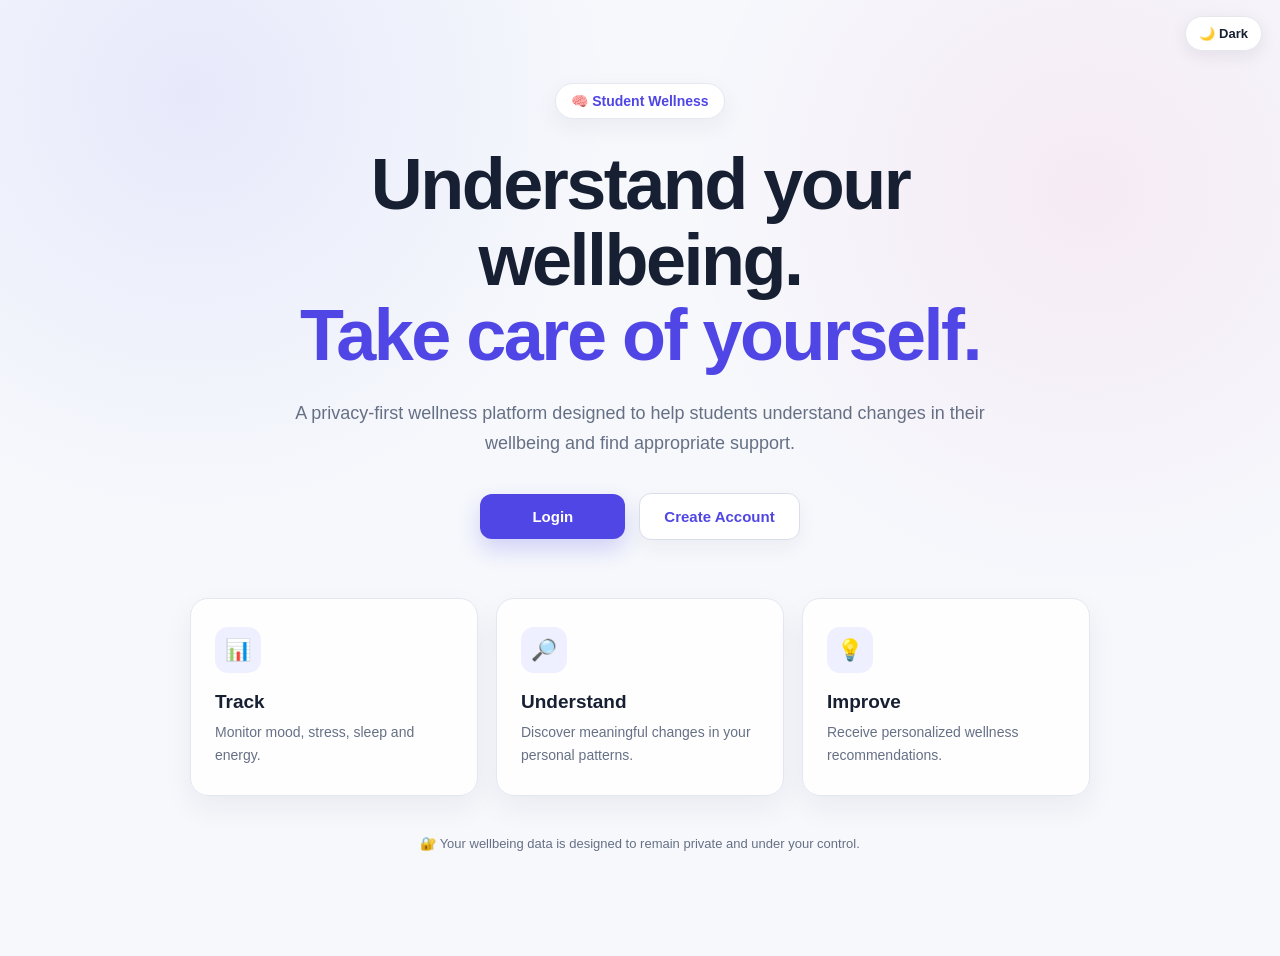
<file: Frontend/index.html>
<!DOCTYPE html>
<html lang="en">

<head>

    <meta charset="UTF-8">

    <meta
        name="viewport"
        content="width=device-width, initial-scale=1.0"
    >

    <title>Student Wellness</title>

    <link rel="stylesheet" href="style.css">

    <link rel="stylesheet" href="theme.css">

</head>


<body>

    <main class="container">

        <section class="hero">

            <div class="badge">
                🧠 Student Wellness
            </div>


            <h1>
                Understand your wellbeing.<br>
                <span>Take care of yourself.</span>
            </h1>


            <p class="subtitle">

                A privacy-first wellness platform designed
                to help students understand changes in their
                wellbeing and find appropriate support.

            </p>


            <div class="home-actions">

                <a
                    href="login.html"
                    class="button-link primary"
                >
                    Login
                </a>


                <a
                    href="register.html"
                    class="button-link secondary"
                >
                    Create Account
                </a>

            </div>


            <div class="features">

                <div class="feature">

                    <div class="feature-icon">
                        📊
                    </div>

                    <h3>
                        Track
                    </h3>

                    <p>
                        Monitor mood, stress, sleep
                        and energy.
                    </p>

                </div>


                <div class="feature">

                    <div class="feature-icon">
                        🔎
                    </div>

                    <h3>
                        Understand
                    </h3>

                    <p>
                        Discover meaningful changes
                        in your personal patterns.
                    </p>

                </div>


                <div class="feature">

                    <div class="feature-icon">
                        💡
                    </div>

                    <h3>
                        Improve
                    </h3>

                    <p>
                        Receive personalized wellness
                        recommendations.
                    </p>

                </div>

            </div>


            <p class="privacy-note">

                🔐 Your wellbeing data is designed
                to remain private and under your control.

            </p>

        </section>

    </main>

    <script src="theme.js"></script>

</body>

</html>
</file>
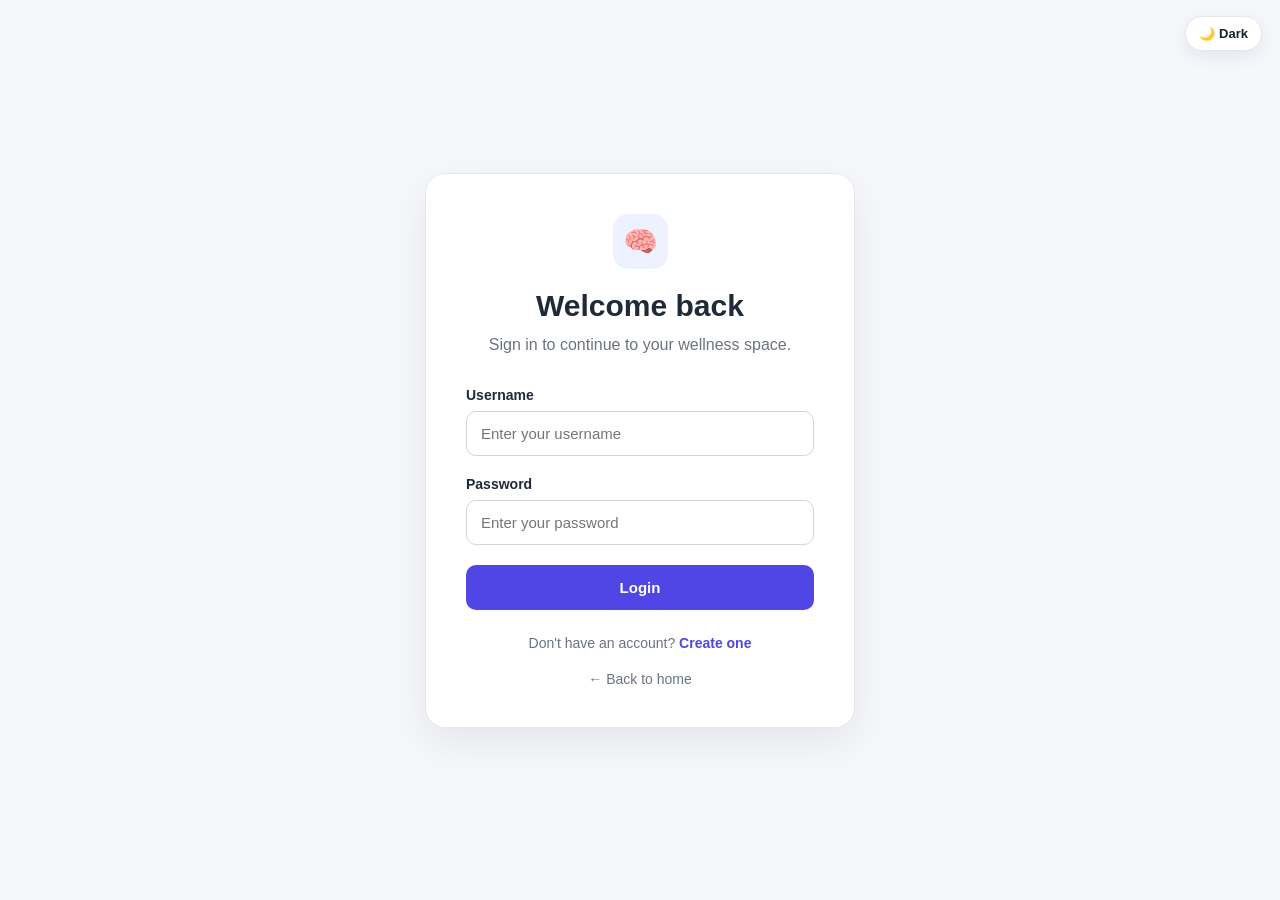
<file: Frontend/activity.html>
<!DOCTYPE html>
<html lang="en">

<head>

    <meta charset="UTF-8">

    <meta
        name="viewport"
        content="width=device-width, initial-scale=1.0"
    >

    <title>Activity | Student Wellness</title>

    <link
        rel="stylesheet"
        href="activity.css"
    >

    <link rel="stylesheet" href="theme.css">

</head>


<body>

    <main class="activity-container">

        <div class="activity-card">

            <!-- HEADER -->

            <div class="page-header">

                <div class="icon">
                    🏃
                </div>

                <h1>
                    Activity Tracking
                </h1>

                <p>
                    Keep track of how you spend your active
                    and productive time.
                </p>

            </div>


            <!-- TODAY SUMMARY -->

            <div class="summary-card">

                <div>

                    <span>
                        Today's recorded activity
                    </span>

                    <strong id="totalActivity">
                        0 min
                    </strong>

                </div>

                <div class="summary-icon">
                    ⚡
                </div>

            </div>


            <!-- ACTIVITY FORM -->

            <form id="activityForm">


                <div class="form-group">

                    <label for="activityType">
                        Activity
                    </label>

                    <select
                        id="activityType"
                        required
                    >

                        <option value="">
                            Select activity
                        </option>

                        <option value="walking">
                            🚶 Walking
                        </option>

                        <option value="running">
                            🏃 Running
                        </option>

                        <option value="workout">
                            🏋️ Workout
                        </option>

                        <option value="cycling">
                            🚴 Cycling
                        </option>

                        <option value="yoga">
                            🧘 Yoga
                        </option>

                        <option value="sports">
                            ⚽ Sports
                        </option>

                        <option value="studying">
                            📚 Studying
                        </option>

                        <option value="other">
                            🎨 Other
                        </option>

                    </select>

                </div>


                <div class="form-group">

                    <label for="durationMinutes">
                        Duration
                    </label>

                    <div class="duration-input">

                        <input
                            type="number"
                            id="durationMinutes"
                            min="1"
                            placeholder="30"
                            required
                        >

                        <span>
                            minutes
                        </span>

                    </div>

                </div>


                <button
                    type="submit"
                    id="saveButton"
                    class="primary-button"
                >
                    Save Activity
                </button>

            </form>


            <!-- MESSAGE -->

            <div
                id="message"
                class="message"
            ></div>


            <!-- RECENT ACTIVITIES -->

            <section class="records-section">

                <div class="section-header">

                    <h2>
                        Recent Activities
                    </h2>

                </div>


                <div id="recordsContainer">

                    <p class="empty">
                        No activities recorded yet.
                    </p>

                </div>

            </section>


            <!-- SUCCESS POPUP -->

            <div
                id="successPopup"
                class="popup-overlay"
            >

                <div class="popup-card">

                    <div class="popup-icon">
                        ✓
                    </div>

                    <h2>
                        Activity Saved!
                    </h2>

                    <p>
                        Your activity has been recorded successfully.
                    </p>

                    <button
                        type="button"
                        id="closePopup"
                        class="primary-button"
                    >
                        Continue
                    </button>

                </div>

            </div>


            <a
                href="dashboard.html"
                class="back-link"
            >
                ← Back to Dashboard
            </a>

        </div>

    </main>


    <script src="activity.js"></script>

    <script src="theme.js"></script>

</body>

</html>
</file>
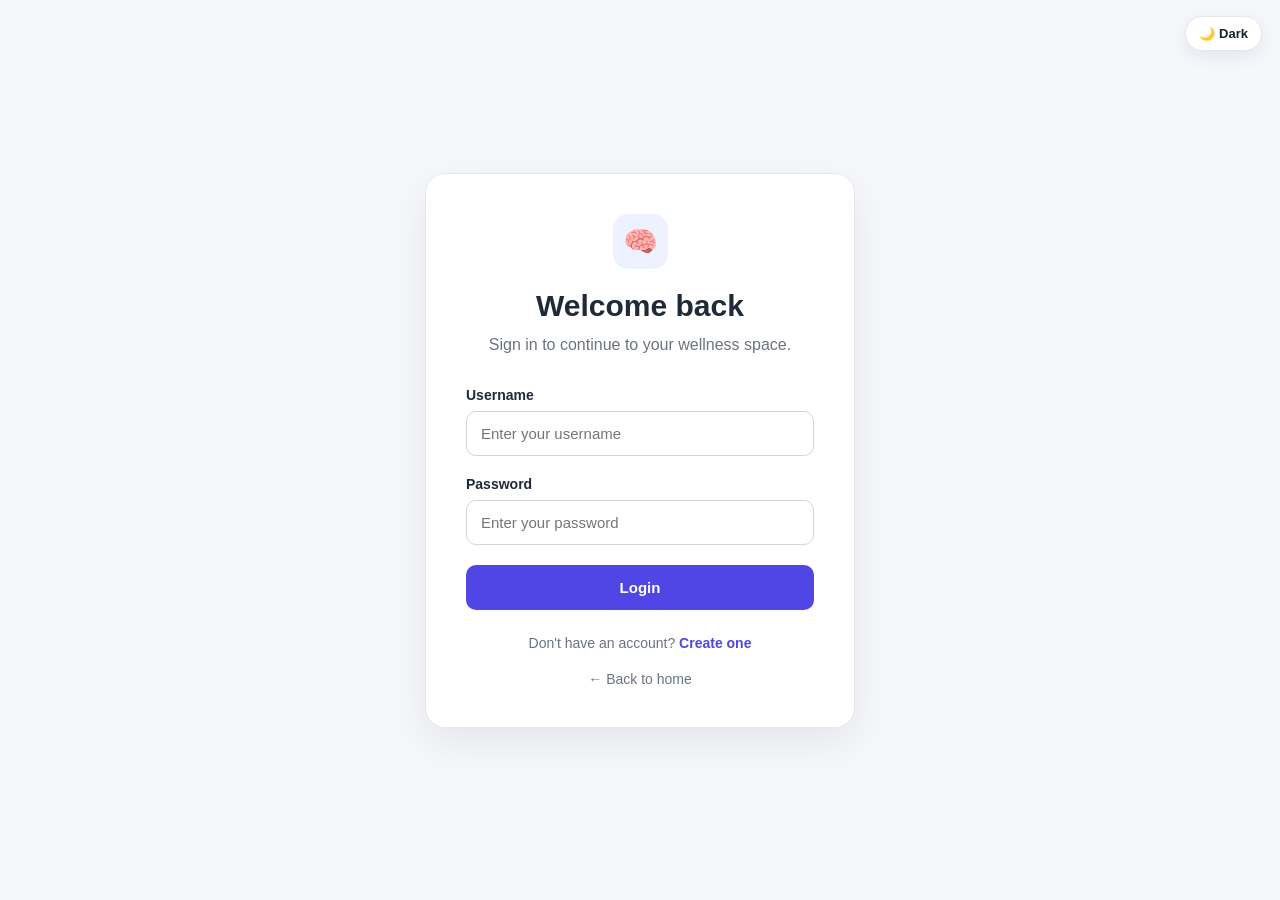
<file: Frontend/ai-insights.html>
<!DOCTYPE html>
<html lang="en">

<head>

    <meta charset="UTF-8">

    <meta
        name="viewport"
        content="width=device-width, initial-scale=1.0"
    >

    <title>AI Wellness Insights</title>

    <link
        rel="stylesheet"
        href="ai-insights.css"
    >

    <link rel="stylesheet" href="theme.css">

</head>


<body>

    <main class="ai-container">

        <div class="ai-card">


            <!-- HEADER -->

            <div class="page-header">

                <div class="ai-icon">
                    🤖
                </div>

                <h1>
                    AI Wellness Insights
                </h1>

                <p>
                    Personalized insights based on your wellness patterns.
                </p>

            </div>


            <!-- DISCLAIMER -->

            <div class="disclaimer">

                <span>
                    ℹ️
                </span>

                <p>
                    These insights are based on your recorded data
                    and are not a medical diagnosis.
                </p>

            </div>


            <!-- LOADING -->

            <div
                id="loading"
                class="loading"
            >

                <div class="spinner"></div>

                <p>
                    Analyzing your wellness data...
                </p>

            </div>


            <!-- CONTENT -->

            <div
                id="insightsContent"
                class="insights-content"
            >


                <!-- SUMMARY -->

                <section class="insight-section">

                    <div class="section-title">

                        <span>
                            🧠
                        </span>

                        <h2>
                            Overall Summary
                        </h2>

                    </div>


                    <div class="summary-box">

                        <p id="summary">
                            —
                        </p>

                    </div>

                </section>


                <!-- PATTERNS -->

                <section class="insight-section">

                    <div class="section-title">

                        <span>
                            🔎
                        </span>

                        <h2>
                            Patterns Detected
                        </h2>

                    </div>


                    <div
                        id="patterns"
                        class="insight-list"
                    ></div>

                </section>


                <!-- SUGGESTIONS -->

                <section class="insight-section">

                    <div class="section-title">

                        <span>
                            💡
                        </span>

                        <h2>
                            Suggestions
                        </h2>

                    </div>


                    <div
                        id="suggestions"
                        class="insight-list"
                    ></div>

                </section>


                <!-- WATCH -->

                <section class="insight-section">

                    <div class="section-title">

                        <span>
                            👀
                        </span>

                        <h2>
                            Things to Watch
                        </h2>

                    </div>


                    <div
                        id="watchFor"
                        class="insight-list"
                    ></div>

                </section>


                <!-- SUPPORT -->

                <section class="support-section">

                    <div class="support-icon">
                        💚
                    </div>

                    <div>

                        <h2>
                            A Note for You
                        </h2>

                        <p id="supportNote">
                            —
                        </p>

                    </div>

                </section>


                <!-- REFRESH -->

                <button
                    id="refreshButton"
                    class="primary-button"
                >
                    🔄 Refresh Insights
                </button>


            </div>


            <!-- ERROR -->

            <div
                id="errorMessage"
                class="error-message"
            ></div>


            <a
                href="dashboard.html"
                class="back-link"
            >
                ← Back to Dashboard
            </a>

        </div>

    </main>


    <script src="ai-insights.js"></script>

    <script src="theme.js"></script>

</body>

</html>
</file>
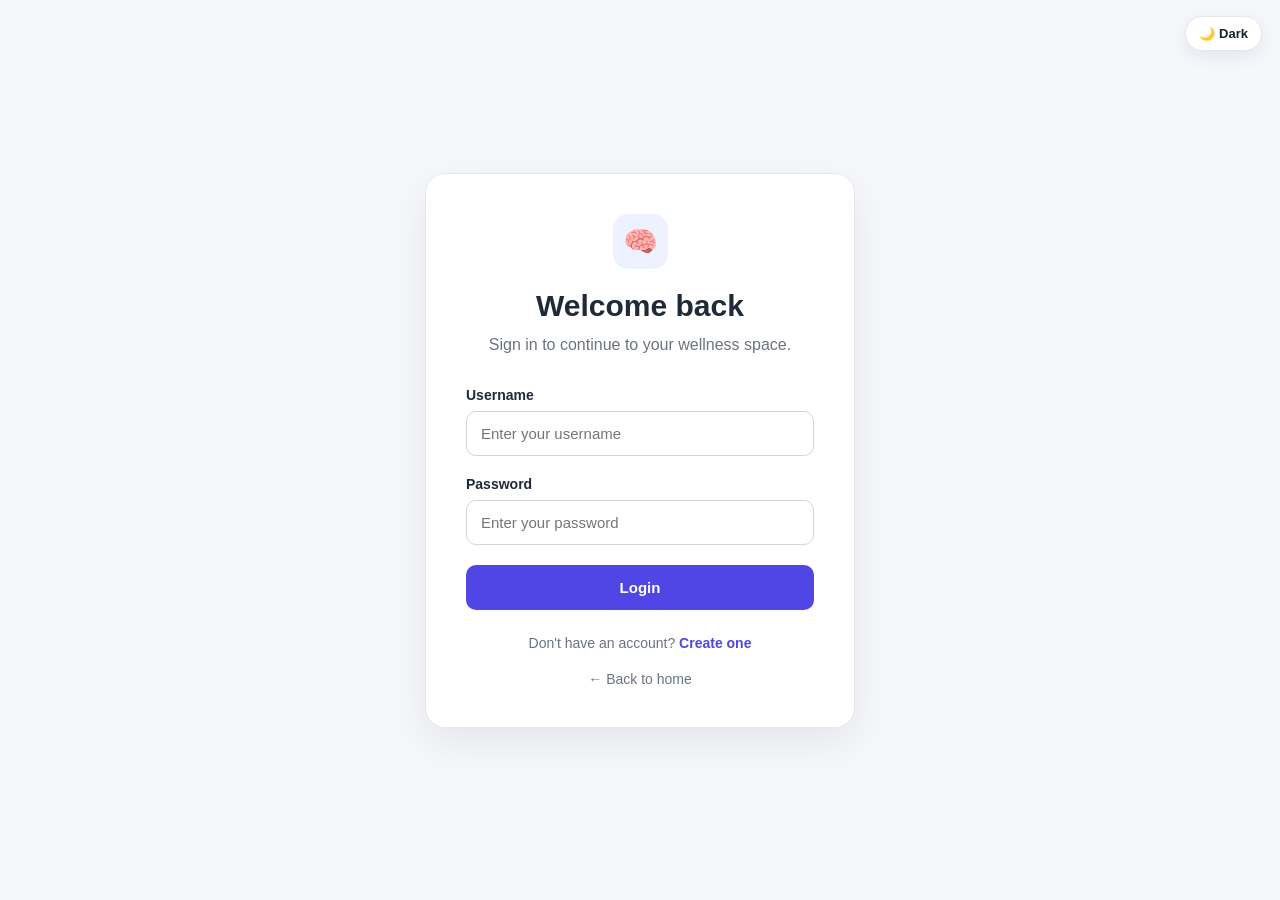
<file: Frontend/analytics.html>
<!DOCTYPE html>
<html lang="en">

<head>

    <meta charset="UTF-8">

    <meta
        name="viewport"
        content="width=device-width, initial-scale=1.0"
    >

    <title>Analytics | Student Wellness</title>

    <link
        rel="stylesheet"
        href="analytics.css"
    >

    <link rel="stylesheet" href="theme.css">

</head>

<body>

    <main class="analytics-container">

        <div class="analytics-card">

            <div class="page-header">

                <div class="icon">
                    📊
                </div>

                <h1>
                    Wellness Analytics
                </h1>

                <p>
                    Understand your wellness patterns over time.
                </p>

            </div>


            <!-- WELLNESS SCORE -->

            <section class="score-section">

                <div class="score-circle">

                    <strong id="wellnessScore">
                        —
                    </strong>

                    <span>
                        / 100
                    </span>

                </div>

                <div class="score-text">

                    <h2>
                        Overall Wellness
                    </h2>

                    <p id="scoreDescription">
                        Collecting enough data to calculate your wellness score.
                    </p>

                </div>

            </section>


            <!-- WELLNESS AVERAGES -->

            <section class="section">

                <h2>
                    Wellness Overview
                </h2>

                <div class="stats-grid">

                    <div class="stat-card">

                        <span>
                            😊 Average Mood
                        </span>

                        <strong id="averageMood">
                            —
                        </strong>

                        <small>
                            / 10
                        </small>

                    </div>


                    <div class="stat-card">

                        <span>
                            😰 Average Stress
                        </span>

                        <strong id="averageStress">
                            —
                        </strong>

                        <small>
                            / 10
                        </small>

                    </div>


                    <div class="stat-card">

                        <span>
                            ⚡ Average Energy
                        </span>

                        <strong id="averageEnergy">
                            —
                        </strong>

                        <small>
                            / 10
                        </small>

                    </div>


                    <div class="stat-card">

                        <span>
                            😴 Average Sleep
                        </span>

                        <strong id="averageSleep">
                            —
                        </strong>

                        <small>
                            hours
                        </small>

                    </div>

                </div>

            </section>


            <!-- WELLNESS TREND -->

            <section class="section">

                <h2>
                    Wellness Trend
                </h2>

                <p class="chart-description">
                    Your mood, stress and energy across recorded check-ins.
                </p>

                <div class="chart-container">

                    <canvas id="wellnessChart"></canvas>

                </div>

                <div class="legend">

                    <span>
                        <i class="mood-dot"></i>
                        Mood
                    </span>

                    <span>
                        <i class="stress-dot"></i>
                        Stress
                    </span>

                    <span>
                        <i class="energy-dot"></i>
                        Energy
                    </span>

                </div>

            </section>


            <!-- HABITS -->

            <section class="section">

                <h2>
                    Daily Habits
                </h2>

                <div class="stats-grid">

                    <div class="stat-card">

                        <span>
                            📚 Study
                        </span>

                        <strong id="studyAverage">
                            —
                        </strong>

                        <small>
                            min/day
                        </small>

                    </div>


                    <div class="stat-card">

                        <span>
                            🏃 Exercise
                        </span>

                        <strong id="exerciseAverage">
                            —
                        </strong>

                        <small>
                            min/day
                        </small>

                    </div>


                    <div class="stat-card">

                        <span>
                            💧 Water
                        </span>

                        <strong id="waterAverage">
                            —
                        </strong>

                        <small>
                            glasses/day
                        </small>

                    </div>


                    <div class="stat-card">

                        <span>
                            🧘 Meditation
                        </span>

                        <strong id="meditationAverage">
                            —
                        </strong>

                        <small>
                            min/day
                        </small>

                    </div>

                </div>

            </section>


            <!-- DIGITAL LIFE -->

            <section class="section">

                <h2>
                    Digital Life
                </h2>

                <div class="stats-grid">

                    <div class="stat-card">

                        <span>
                            📱 Screen Time
                        </span>

                        <strong id="screenTime">
                            —
                        </strong>

                        <small>
                            minutes
                        </small>

                    </div>


                    <div class="stat-card">

                        <span>
                            ⭐ Most Used App
                        </span>

                        <strong
                            id="mostUsedApp"
                            class="app-name"
                        >
                            —
                        </strong>

                    </div>

                </div>

            </section>


            <!-- ACTIVITY + WEARABLE -->

            <section class="section">

                <h2>
                    Physical Activity
                </h2>

                <div class="stats-grid">

                    <div class="stat-card">

                        <span>
                            🏃 Recorded Activity
                        </span>

                        <strong id="totalActivity">
                            —
                        </strong>

                        <small>
                            minutes
                        </small>

                    </div>


                    <div class="stat-card">

                        <span>
                            🚶 Average Steps
                        </span>

                        <strong id="averageSteps">
                            —
                        </strong>

                        <small>
                            steps
                        </small>

                    </div>

                </div>

            </section>


            <!-- DATA SUMMARY -->

            <section class="section">

                <h2>
                    Your Data
                </h2>

                <div class="data-summary">

                    <div>
                        🧠 Wellness records:
                        <strong id="wellnessRecords">
                            0
                        </strong>
                    </div>

                    <div>
                        🌱 Habit records:
                        <strong id="habitRecords">
                            0
                        </strong>
                    </div>

                    <div>
                        📱 Screen-time records:
                        <strong id="screenRecords">
                            0
                        </strong>
                    </div>

                    <div>
                        ⌚ Wearable records:
                        <strong id="wearableRecords">
                            0
                        </strong>
                    </div>

                </div>

            </section>


            <!-- MESSAGE -->

            <div
                id="message"
                class="message"
            ></div>


            <a
                href="dashboard.html"
                class="back-link"
            >
                ← Back to Dashboard
            </a>

        </div>

    </main>


    <script src="analytics.js"></script>

    <script src="theme.js"></script>

</body>

</html>
</file>
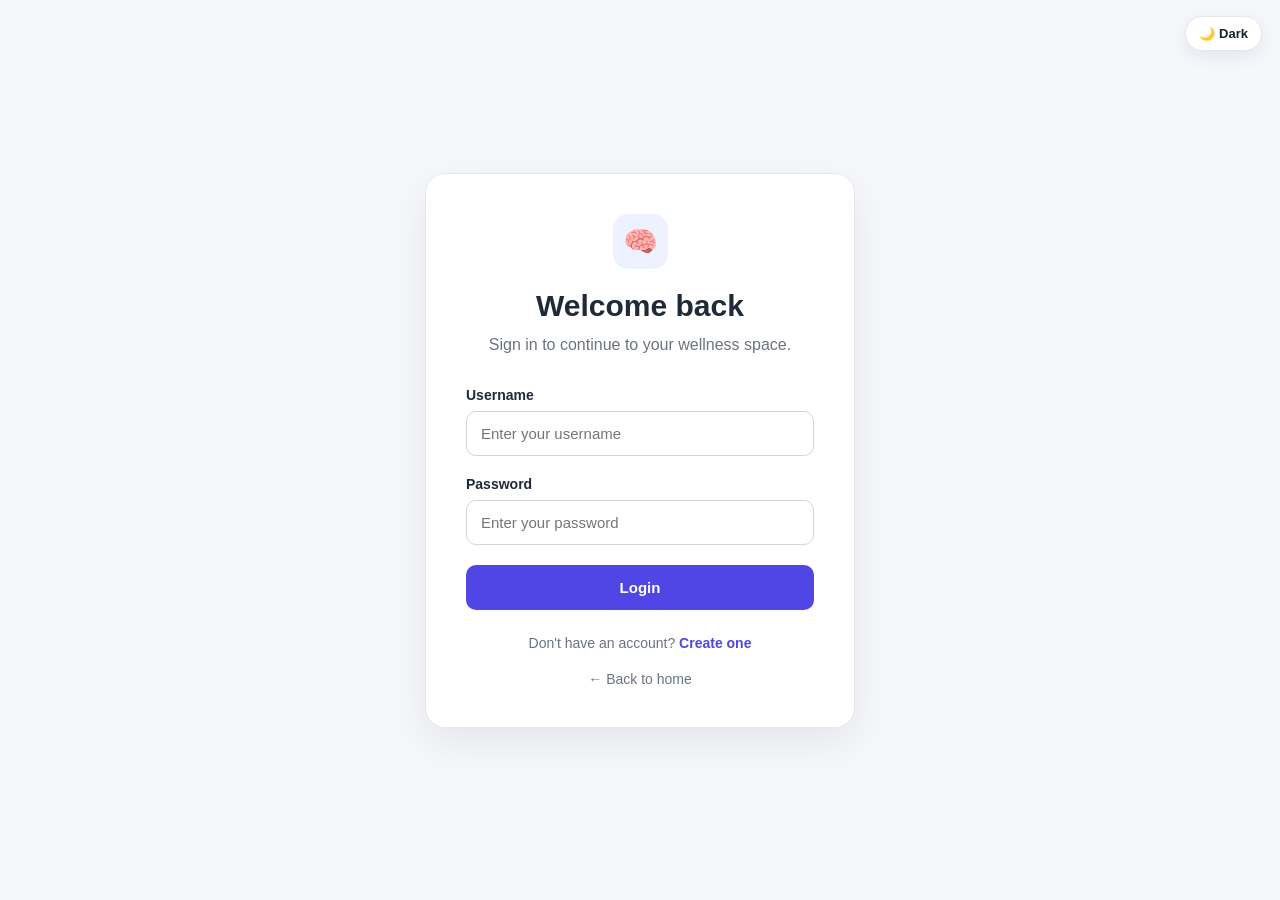
<file: Frontend/checkin.html>
<!DOCTYPE html>
<html lang="en">

<head>

    <meta charset="UTF-8">

    <meta
        name="viewport"
        content="width=device-width, initial-scale=1.0"
    >

    <title>Daily Check-in | Student Wellness</title>

    <link
        rel="stylesheet"
        href="checkin.css"
    >

    <link rel="stylesheet" href="theme.css">

</head>


<body>

    <main class="page-container">

        <!-- HEADER -->

        <header class="page-header">

            <a
                href="dashboard.html"
                class="back-link"
            >
                ← Dashboard
            </a>

            <div class="header-content">

                <div class="header-icon">
                    🧠
                </div>

                <div>

                    <p class="eyebrow">
                        DAILY WELLNESS
                    </p>

                    <h1>
                        How are you doing today?
                    </h1>

                    <p class="subtitle">
                        Take a moment to check in with yourself.
                        There are no right or wrong answers.
                    </p>

                </div>

            </div>

        </header>


        <!-- CHECK-IN FORM -->

        <form id="checkinForm">


            <!-- MOOD -->

            <section class="checkin-card">

                <div class="question-header">

                    <div>

                        <h2>
                            😊 Mood
                        </h2>

                        <p>
                            How are you feeling overall today?
                        </p>

                    </div>

                    <span
                        id="moodDisplay"
                        class="score-display"
                    >
                        5
                    </span>

                </div>


                <div class="range-container">

                    <span>Low</span>

                    <input
                        type="range"
                        id="mood"
                        min="1"
                        max="10"
                        value="5"
                    >

                    <span>Great</span>

                </div>

            </section>


            <!-- STRESS -->

            <section class="checkin-card">

                <div class="question-header">

                    <div>

                        <h2>
                            😰 Stress
                        </h2>

                        <p>
                            How stressed have you been feeling?
                        </p>

                    </div>

                    <span
                        id="stressDisplay"
                        class="score-display"
                    >
                        5
                    </span>

                </div>


                <div class="range-container">

                    <span>Relaxed</span>

                    <input
                        type="range"
                        id="stress"
                        min="1"
                        max="10"
                        value="5"
                    >

                    <span>Very stressed</span>

                </div>

            </section>


            <!-- SLEEP -->

            <section class="checkin-card">

                <div class="question-header">

                    <div>

                        <h2>
                            😴 Sleep
                        </h2>

                        <p>
                            How many hours did you sleep last night?
                        </p>

                    </div>

                    <span
                        id="sleepDisplay"
                        class="score-display"
                    >
                        7 h
                    </span>

                </div>


                <div class="sleep-input">

                    <input
                        type="number"
                        id="sleepHours"
                        min="0"
                        max="24"
                        step="0.5"
                        value="7"
                    >

                    <span>
                        hours
                    </span>

                </div>


                <div class="question-small">

                    <label>
                        How would you rate your sleep quality?
                    </label>

                    <div class="quality-options">

                        <label>
                            <input
                                type="radio"
                                name="sleepQuality"
                                value="3"
                            >
                            Poor
                        </label>

                        <label>
                            <input
                                type="radio"
                                name="sleepQuality"
                                value="5"
                                checked
                            >
                            Okay
                        </label>

                        <label>
                            <input
                                type="radio"
                                name="sleepQuality"
                                value="7"
                            >
                            Good
                        </label>

                        <label>
                            <input
                                type="radio"
                                name="sleepQuality"
                                value="10"
                            >
                            Excellent
                        </label>

                    </div>

                </div>

            </section>


            <!-- ENERGY -->

            <section class="checkin-card">

                <div class="question-header">

                    <div>

                        <h2>
                            ⚡ Energy
                        </h2>

                        <p>
                            How energetic do you feel today?
                        </p>

                    </div>

                    <span
                        id="energyDisplay"
                        class="score-display"
                    >
                        5
                    </span>

                </div>


                <div class="range-container">

                    <span>Exhausted</span>

                    <input
                        type="range"
                        id="energy"
                        min="1"
                        max="10"
                        value="5"
                    >

                    <span>Full of energy</span>

                </div>

            </section>


            <!-- ACADEMIC WORKLOAD -->

            <section class="checkin-card">

                <div class="question-header">

                    <div>

                        <h2>
                            📚 Academic workload
                        </h2>

                        <p>
                            How heavy does your academic workload feel?
                        </p>

                    </div>

                    <span
                        id="workloadDisplay"
                        class="score-display"
                    >
                        5
                    </span>

                </div>


                <div class="range-container">

                    <span>Light</span>

                    <input
                        type="range"
                        id="academicWorkload"
                        min="1"
                        max="10"
                        value="5"
                    >

                    <span>Overwhelming</span>

                </div>

            </section>


            <!-- SOCIAL CONNECTION -->

            <section class="checkin-card">

                <div class="question-header">

                    <div>

                        <h2>
                            🧑‍🤝‍🧑 Social connection
                        </h2>

                        <p>
                            How connected do you feel with people around you?
                        </p>

                    </div>

                    <span
                        id="socialDisplay"
                        class="score-display"
                    >
                        5
                    </span>

                </div>


                <div class="range-container">

                    <span>Disconnected</span>

                    <input
                        type="range"
                        id="socialConnection"
                        min="1"
                        max="10"
                        value="5"
                    >

                    <span>Very connected</span>

                </div>

            </section>


            <!-- SUBMIT -->

            <section class="submit-section">

                <p>
                    Your information is private and used only
                    to understand your personal wellness patterns.
                </p>

                <button
                    type="submit"
                    id="submitButton"
                >
                    Save Today's Check-in
                </button>

            </section>


        </form>


        <!-- SUCCESS POPUP -->

        <div
            id="successPopup"
            class="popup-overlay"
        >

            <div class="popup-card">

                <div class="success-icon">
                    ✓
                </div>

                <h2>
                    Check-in Saved!
                </h2>

                <p>
                    Your wellness data has been recorded successfully.
                </p>

                <button
                    type="button"
                    id="dashboardButton"
                >
                    View Dashboard
                </button>

            </div>

        </div>


        <!-- ERROR MESSAGE -->

        <div
            id="errorMessage"
            class="error-message"
        ></div>


    </main>


    <script src="checkin.js"></script>

    <script src="theme.js"></script>

</body>

</html>
</file>
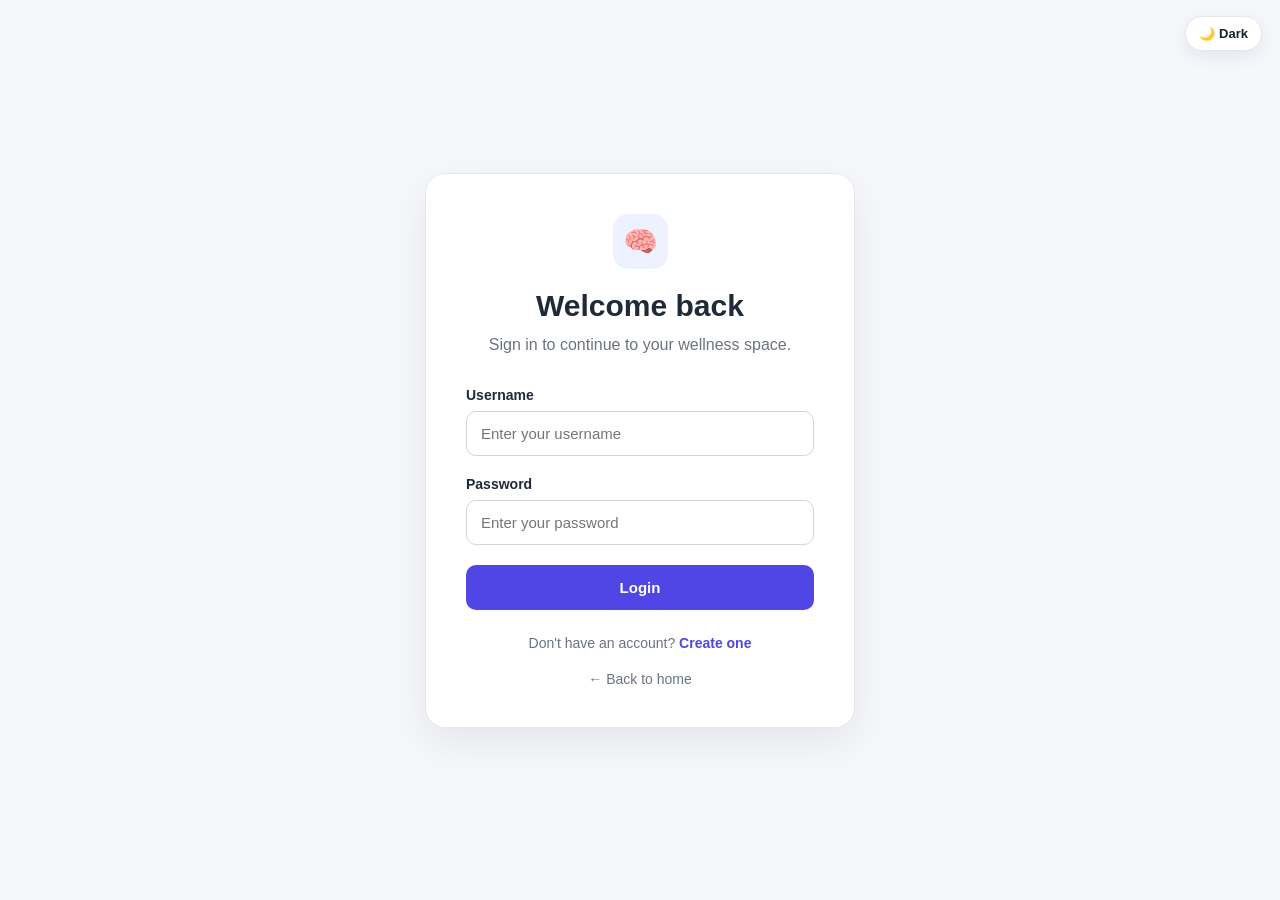
<file: Frontend/dashboard.html>
<!DOCTYPE html>
<html lang="en">

<head>
    <meta charset="UTF-8">

    <meta name="viewport" content="width=device-width, initial-scale=1.0">

    <title>Dashboard | Student Wellness</title>

    <link rel="stylesheet" href="dashboard.css">
    <link rel="stylesheet" href="theme.css">

</head>

<body>

    <!-- SIDEBAR -->

    <aside class="sidebar">

        <div class="brand">
            <div class="brand-icon">🧠</div>

            <div>
                <strong>Wellness</strong>
                <span>Student Companion</span>
            </div>
        </div>


        <nav>

   <nav>

    <a href="dashboard.html">
        🏠 Dashboard
    </a>

    <a href="checkin.html">
        📝 Daily Check-in
    </a>

    <a href="habits.html">
        🥗 Daily Habits
    </a>

    <a href="screen-time.html">
        📱 Screen Time
    </a>

    <a href="planner.html">
        📅 Daily Planner
    </a>

    <a href="timetable.html">
        🗓️ Timetable
    </a>

    <a href="activity.html">
        🏃 Activity
    </a>

    <a href="journal.html">
        📖 Journal
    </a>

    <a href="analytics.html">
        📊 Analytics
    </a>

    <a href="ai-insights.html">
        🤖 AI Insights
    </a>

</nav>
</nav>


        <div class="sidebar-bottom">

            <a href="#" class="nav-item">
                <span>⚙️</span>
                Settings
            </a>

            <button id="logoutButton" class="logout-button">
                <span>↪</span>
                Logout
            </button>

        </div>

    </aside>


    <!-- MAIN -->

    <main class="main-content">

        <!-- TOP BAR -->

        <header class="topbar">

            <div>
                <p class="small-label">YOUR WELLNESS SPACE</p>

                <h1>
                    Good morning, <span id="username">Student</span> 👋
                </h1>
            </div>

            <div class="profile">
                <div class="profile-avatar" id="avatar">
                    S
                </div>
            </div>

        </header>


        <!-- DAILY MOTIVATION -->
        <section class="motivation-card" aria-label="Daily motivational quote">
            <div class="motivation-mark">“</div>
            <div class="motivation-content">
                <p class="motivation-label">TODAY'S MOTIVATION</p>
                <blockquote id="dailyQuote">Believe you can, and you’re halfway there.</blockquote>
                <p id="quoteAuthor" class="quote-author">— Theodore Roosevelt</p>
            </div>
            <div class="motivation-spark">✦</div>
        </section>


        <!-- QUICK ACTION -->

        <section class="welcome-card">

            <div>

                <p class="eyebrow">
                    TODAY
                </p>

                <h2>
                    How are you doing today?
                </h2>

                <p>
                    Take a moment to check in with yourself.
                    Your answers help us understand your personal patterns.
                </p>

                <a href="checkin.html" class="primary-button">
                    Complete Check-in →
                </a>

            </div>

            <div class="welcome-icon">
                🌱
            </div>

        </section>


        <!-- METRICS -->

        <section>

            <div class="section-heading">

                <div>
                    <h2>Wellness overview</h2>
                    <p>Your latest available information</p>
                </div>

            </div>


            <div class="metrics-grid">

                <div class="metric-card">

                    <div class="metric-top">
                        <span class="metric-icon mood">😊</span>
                        <span class="metric-title">Mood</span>
                    </div>

                    <strong id="moodValue">--</strong>

                    <span class="metric-scale">out of 10</span>

                </div>


                <div class="metric-card">

                    <div class="metric-top">
                        <span class="metric-icon stress">😰</span>
                        <span class="metric-title">Stress</span>
                    </div>

                    <strong id="stressValue">--</strong>

                    <span class="metric-scale">out of 10</span>

                </div>


                <div class="metric-card">

                    <div class="metric-top">
                        <span class="metric-icon energy">⚡</span>
                        <span class="metric-title">Energy</span>
                    </div>

                    <strong id="energyValue">--</strong>

                    <span class="metric-scale">out of 10</span>

                </div>


                <div class="metric-card">

                    <div class="metric-top">
                        <span class="metric-icon sleep">😴</span>
                        <span class="metric-title">Sleep</span>
                    </div>

                    <strong id="sleepValue">--</strong>

                    <span class="metric-scale">hours</span>

                </div>

            </div>

        </section>


        <!-- ANALYTICS -->

        <section class="dashboard-grid">


            <!-- WELLNESS CHART -->

            <div class="panel chart-panel">

                <div class="panel-header">

                    <div>
                        <h2>Wellness trend</h2>
                        <p>Your recent check-ins</p>
                    </div>

                    <span class="source-badge">
                        Self-report
                    </span>

                </div>


                <div class="chart-container">

                    <canvas id="wellnessChart"></canvas>

                    <div
                        id="chartEmpty"
                        class="empty-state"
                    >
                        Complete a few check-ins to see your
                        personal wellness trends.
                    </div>

                </div>

            </div>


            <!-- WHAT CHANGED -->

            <div class="panel">

                <div class="panel-header">

                    <div>
                        <h2>What changed?</h2>
                        <p>Compared with your recent pattern</p>
                    </div>

                    <span class="insight-icon">
                        🔎
                    </span>

                </div>


                <div id="changesContainer">

                    <div class="empty-insight">

                        <span>📊</span>

                        <p>
                            More data is needed to identify
                            meaningful changes.
                        </p>

                    </div>

                </div>

            </div>

        </section>


        <!-- DAILY INFORMATION -->

        <section class="dashboard-grid">


            <!-- SCHEDULE -->

            <div class="panel">

                <div class="panel-header">

                    <div>
                        <h2>Today's schedule</h2>
                        <p>Your timetable</p>
                    </div>

                    <span>📅</span>

                </div>


                <div id="scheduleContainer">

                    <div class="empty-insight">

                        <span>📅</span>

                        <p>
                            Your timetable will appear here
                            once you add it.
                        </p>

                    </div>

                </div>

            </div>


            <!-- DIGITAL WELLBEING -->

            <div class="panel">

                <div class="panel-header">

                    <div>
                        <h2>Digital wellbeing</h2>
                        <p>Device usage</p>
                    </div>

                    <span>📱</span>

                </div>


                <div class="digital-placeholder">

                    <div class="big-placeholder-icon">
                        📱
                    </div>

                    <h3>
                        Screen-time data
                    </h3>

                    <p>
                        Connect your phone or desktop companion
                        to see app usage and screen-time patterns.
                    </p>

                    <button class="secondary-button">
                        Coming soon
                    </button>

                </div>

            </div>

        </section>



        <!-- TODAY AT A GLANCE -->

        <section class="dashboard-grid">

            <div class="panel">

                <div class="panel-header">
                    <div>
                        <h2>Today's plan</h2>
                        <p>Classes, breaks and wellness time</p>
                    </div>
                    <span>🧭</span>
                </div>

                <div id="plannerSummary">
                    <div class="empty-insight">
                        <span>🧭</span>
                        <p>Loading today's plan...</p>
                    </div>
                </div>

                <a href="planner.html" class="dashboard-link">
                    Open Daily Planner →
                </a>

            </div>

            <div class="panel">

                <div class="panel-header">
                    <div>
                        <h2>Wellness watch</h2>
                        <p>A simple pattern-based safety check</p>
                    </div>
                    <span>🛡️</span>
                </div>

                <div id="riskSummary" class="risk-summary">
                    <div class="empty-insight">
                        <span>🛡️</span>
                        <p>Checking your recent pattern...</p>
                    </div>
                </div>

                <a href="ai-insights.html" class="dashboard-link">
                    View AI Insights →
                </a>

            </div>

        </section>


        <!-- AI INSIGHT -->

        <section class="ai-card">

            <div class="ai-icon">
                ✨
            </div>


            <div class="ai-content">

                <span class="ai-label">
                    PERSONAL AI COMPANION
                </span>

                <h2>
                    Your personalized insights will appear here.
                </h2>

                <p>
                    As you provide more information about your
                    mood, sleep, habits, schedule and activity,
                    the system will look for meaningful patterns
                    and provide personalized suggestions.
                </p>

            </div>

        </section>


        <!-- PRIVACY -->

        <div class="privacy-footer">

            🔐 Your wellness information is private and
            associated only with your account.

        </div>

    </main>


    <script src="dashboard.js"></script>

    <script src="theme.js"></script>

</body>

</html>
</file>
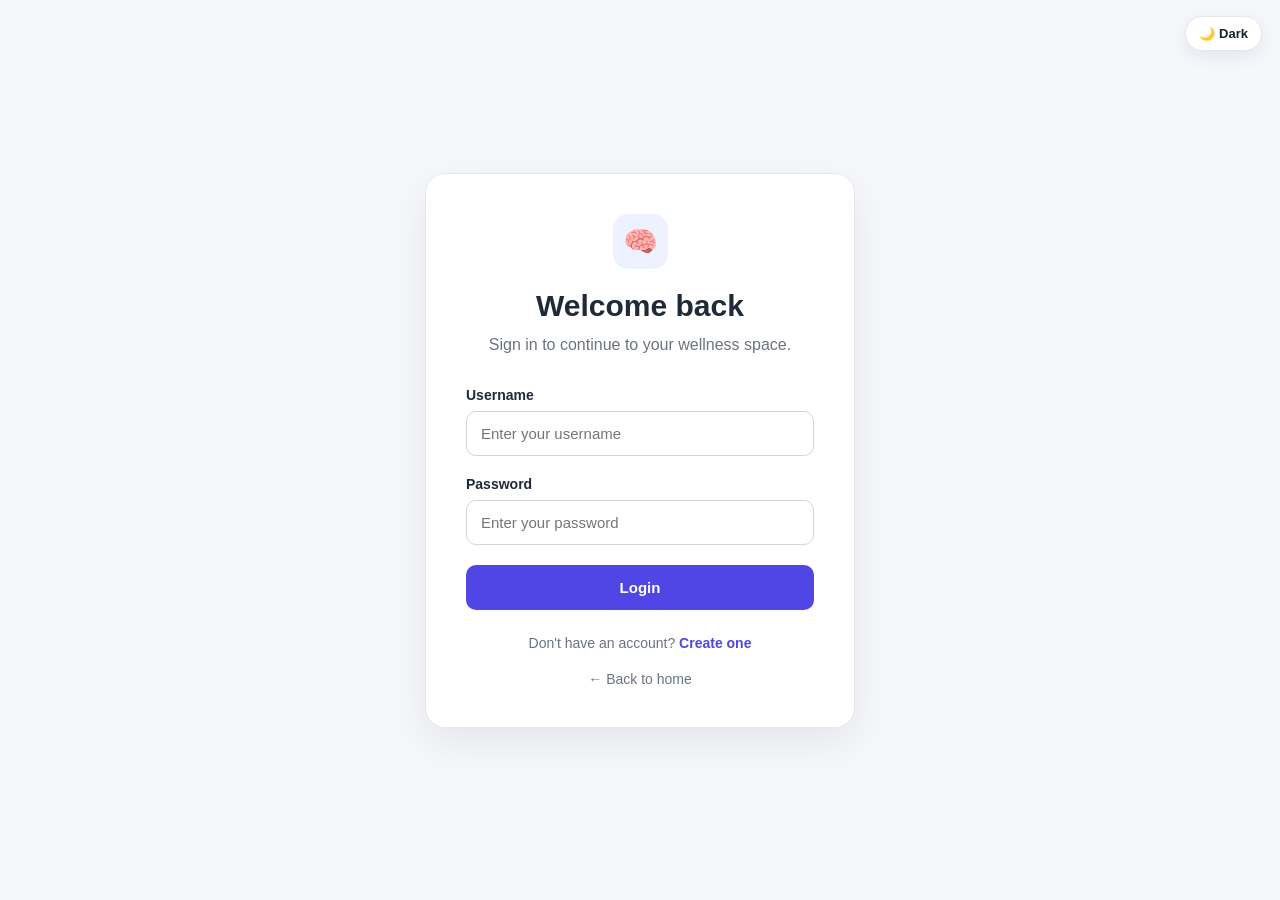
<file: Frontend/habits.html>
<!DOCTYPE html>
<html lang="en">

<head>

    <meta charset="UTF-8">

    <meta
        name="viewport"
        content="width=device-width, initial-scale=1.0"
    >

    <title>Daily Habits | Student Wellness</title>

    <link
        rel="stylesheet"
        href="habits.css"
    >

    <link rel="stylesheet" href="theme.css">

</head>


<body>

    <main class="habits-container">

        <div class="habits-card">

            <!-- HEADER -->

            <div class="page-header">

                <div class="icon">
                    🌱
                </div>

                <h1>
                    Daily Habits
                </h1>

                <p>
                    Track the small things that shape your
                    everyday wellbeing.
                </p>

            </div>


            <!-- HABITS FORM -->

            <form id="habitsForm">


                <!-- STUDY -->

                <div class="habit-item">

                    <div class="habit-icon">
                        📚
                    </div>

                    <div class="habit-info">

                        <label for="studyMinutes">
                            Study Time
                        </label>

                        <span>
                            How much time did you study today?
                        </span>

                    </div>

                    <div class="habit-input">

                        <input
                            type="number"
                            id="studyMinutes"
                            min="0"
                            placeholder="0"
                            required
                        >

                        <small>
                            min
                        </small>

                    </div>

                </div>


                <!-- EXERCISE -->

                <div class="habit-item">

                    <div class="habit-icon">
                        🏃
                    </div>

                    <div class="habit-info">

                        <label for="exerciseMinutes">
                            Exercise
                        </label>

                        <span>
                            Time spent exercising or being physically active.
                        </span>

                    </div>

                    <div class="habit-input">

                        <input
                            type="number"
                            id="exerciseMinutes"
                            min="0"
                            placeholder="0"
                            required
                        >

                        <small>
                            min
                        </small>

                    </div>

                </div>


                <!-- WATER -->

                <div class="habit-item">

                    <div class="habit-icon">
                        💧
                    </div>

                    <div class="habit-info">

                        <label for="waterGlasses">
                            Water
                        </label>

                        <span>
                            How many glasses of water did you drink?
                        </span>

                    </div>

                    <div class="habit-input">

                        <input
                            type="number"
                            id="waterGlasses"
                            min="0"
                            placeholder="0"
                            required
                        >

                        <small>
                            glasses
                        </small>

                    </div>

                </div>


                <!-- MEDITATION -->

                <div class="habit-item">

                    <div class="habit-icon">
                        🧘
                    </div>

                    <div class="habit-info">

                        <label for="meditationMinutes">
                            Meditation
                        </label>

                        <span>
                            Time spent relaxing, meditating or mindfulness.
                        </span>

                    </div>

                    <div class="habit-input">

                        <input
                            type="number"
                            id="meditationMinutes"
                            min="0"
                            placeholder="0"
                            required
                        >

                        <small>
                            min
                        </small>

                    </div>

                </div>


                <!-- MEALS -->

                <div class="habit-item">

                    <div class="habit-icon">
                        🍽️
                    </div>

                    <div class="habit-info">

                        <label for="mealsCount">
                            Meals
                        </label>

                        <span>
                            Number of proper meals you had today.
                        </span>

                    </div>

                    <div class="habit-input">

                        <input
                            type="number"
                            id="mealsCount"
                            min="0"
                            max="10"
                            placeholder="0"
                            required
                        >

                        <small>
                            meals
                        </small>

                    </div>

                </div>


                <!-- BUTTON -->

                <button
                    type="submit"
                    id="saveHabitsButton"
                    class="primary-button"
                >
                    Save Today's Habits
                </button>

            </form>


            <!-- MESSAGE -->

            <div
                id="message"
                class="message"
            ></div>


            <!-- SUCCESS POPUP -->

            <div
                id="successPopup"
                class="popup-overlay"
            >

                <div class="popup-card">

                    <div class="popup-icon">
                        ✓
                    </div>

                    <h2>
                        Habits Saved!
                    </h2>

                    <p>
                        Your daily habits have been recorded successfully.
                    </p>

                    <button
                        type="button"
                        id="dashboardButton"
                        class="primary-button"
                    >
                        Back to Dashboard
                    </button>

                </div>

            </div>


            <!-- BACK -->

            <a
                href="dashboard.html"
                class="back-link"
            >
                ← Back to Dashboard
            </a>

        </div>

    </main>


    <script src="habits.js"></script>

    <script src="theme.js"></script>

</body>

</html>
</file>
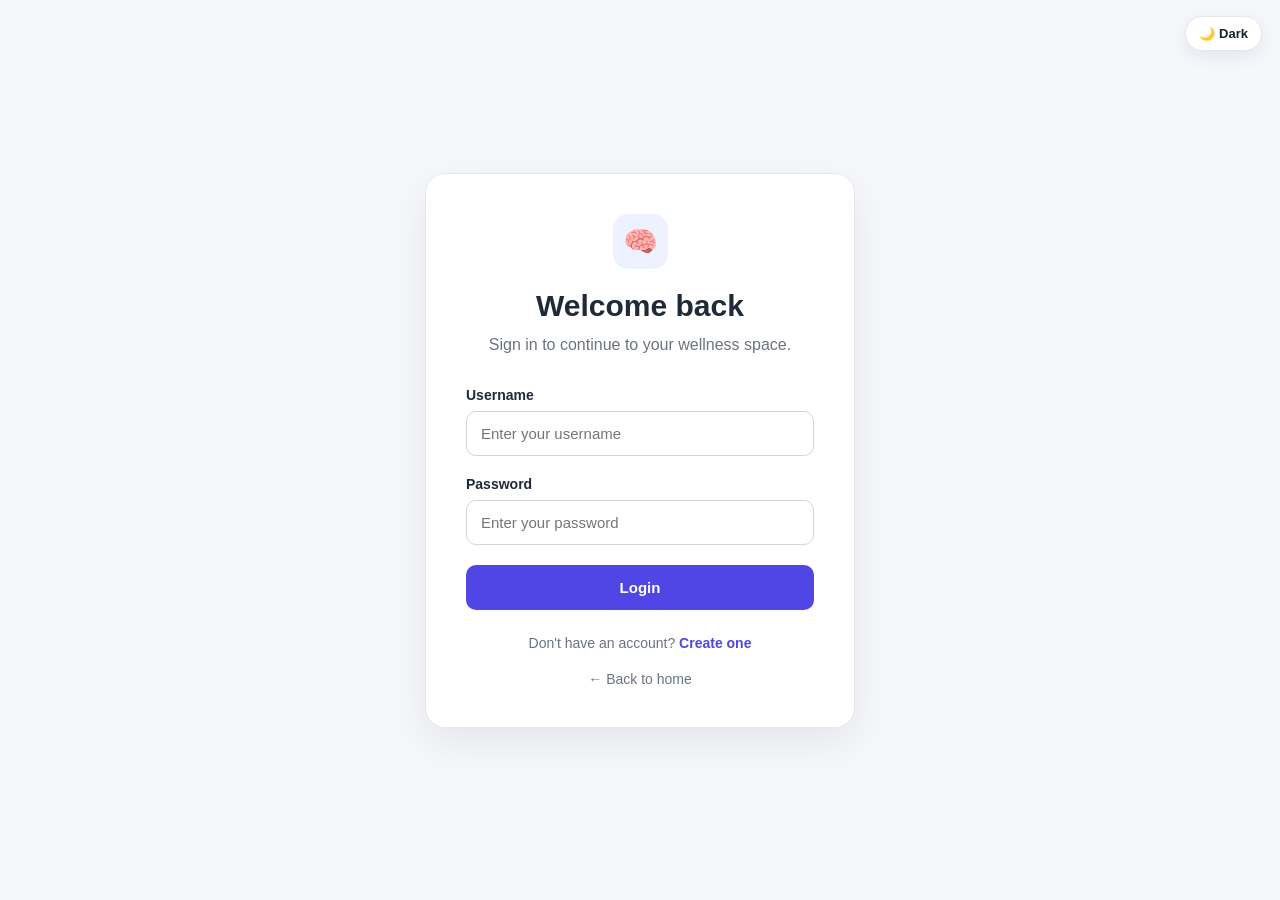
<file: Frontend/journal.html>
<!DOCTYPE html>
<html lang="en">

<head>
    <meta charset="UTF-8">

    <meta
        name="viewport"
        content="width=device-width, initial-scale=1.0"
    >

    <title>Journal | Student Wellness</title>

    <link
        rel="stylesheet"
        href="journal.css"
    >
    <link rel="stylesheet" href="theme.css">

</head>

<body>

    <main class="journal-container">

        <div class="journal-card">

            <!-- HEADER -->

            <div class="page-header">

                <div class="icon">
                    📔
                </div>

                <h1>
                    Your Journal
                </h1>

                <p>
                    Write freely about your day, thoughts,
                    experiences, or anything on your mind.
                </p>

            </div>


            <!-- JOURNAL FORM -->

            <form id="journalForm">

                <div class="form-group">

                    <label for="journalContent">
                        What's on your mind?
                    </label>

                    <textarea
                        id="journalContent"
                        placeholder="Write about your day..."
                        rows="8"
                        required
                    ></textarea>

                </div>


                <button
                    type="submit"
                    id="saveButton"
                    class="primary-button"
                >
                    Save Journal Entry
                </button>

            </form>


            <!-- MESSAGE -->

            <div
                id="message"
                class="message"
            ></div>


            <!-- PREVIOUS ENTRIES -->

            <section class="entries-section">

                <div class="section-header">

                    <h2>
                        Previous Entries
                    </h2>

                </div>

                <div id="entriesContainer">

                    <p class="empty">
                        No journal entries yet.
                    </p>

                </div>

            </section>


            <!-- SUCCESS POPUP -->

            <div
                id="successPopup"
                class="popup-overlay"
            >

                <div class="popup-card">

                    <div class="popup-icon">
                        ✓
                    </div>

                    <h2>
                        Journal Saved!
                    </h2>

                    <p>
                        Your journal entry has been saved successfully.
                    </p>

                    <button
                        type="button"
                        id="closePopup"
                        class="primary-button"
                    >
                        Continue
                    </button>

                </div>

            </div>


            <a
                href="dashboard.html"
                class="back-link"
            >
                ← Back to Dashboard
            </a>

        </div>

    </main>


    <script src="journal.js"></script>

    <script src="theme.js"></script>

</body>

</html>
</file>
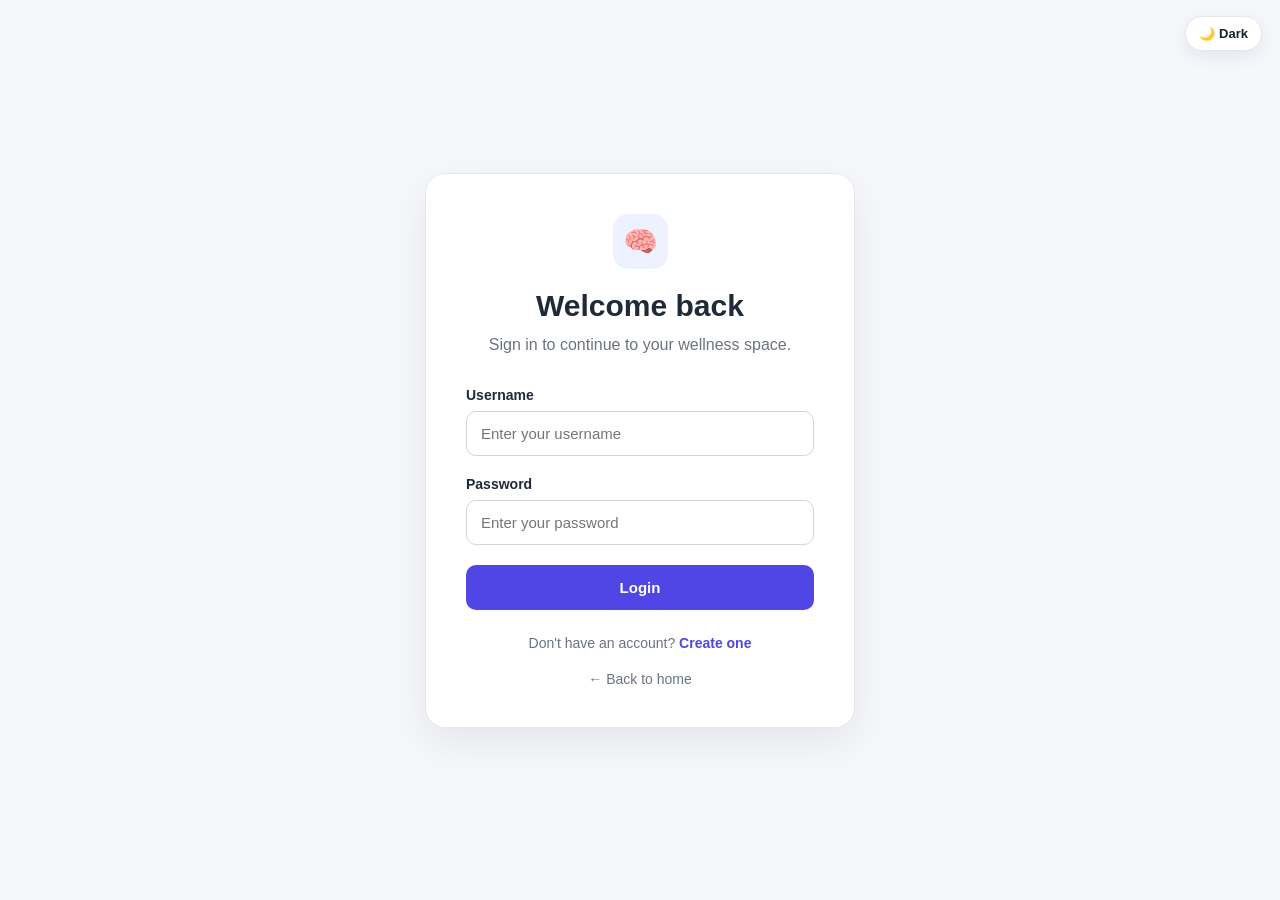
<file: Frontend/login.html>
<!DOCTYPE html>
<html lang="en">

<head>

    <meta charset="UTF-8">

    <meta
        name="viewport"
        content="width=device-width, initial-scale=1.0"
    >

    <title>Login | Student Wellness</title>

    <link rel="stylesheet" href="auth.css">

    <link rel="stylesheet" href="theme.css">

</head>


<body>

    <main class="auth-container">

        <div class="auth-card">

            <div class="logo">
                🧠
            </div>

            <h1>Welcome back</h1>

            <p class="auth-subtitle">
                Sign in to continue to your wellness space.
            </p>


            <form id="loginForm">

                <div class="form-group">

                    <label for="username">
                        Username
                    </label>

                    <input
                        type="text"
                        id="username"
                        placeholder="Enter your username"
                        required
                    >

                </div>


                <div class="form-group">

                    <label for="password">
                        Password
                    </label>

                    <input
                        type="password"
                        id="password"
                        placeholder="Enter your password"
                        required
                    >

                </div>


                <button
                    type="submit"
                    class="primary-button"
                >
                    Login
                </button>

            </form>


            <div
                id="message"
                class="message"
            ></div>


            <p class="switch-page">

                Don't have an account?

                <a href="register.html">
                    Create one
                </a>

            </p>


            <a
                href="index.html"
                class="back-link"
            >
                ← Back to home
            </a>

        </div>

    </main>


    <script src="auth.js"></script>

    <script src="theme.js"></script>

</body>

</html>
</file>
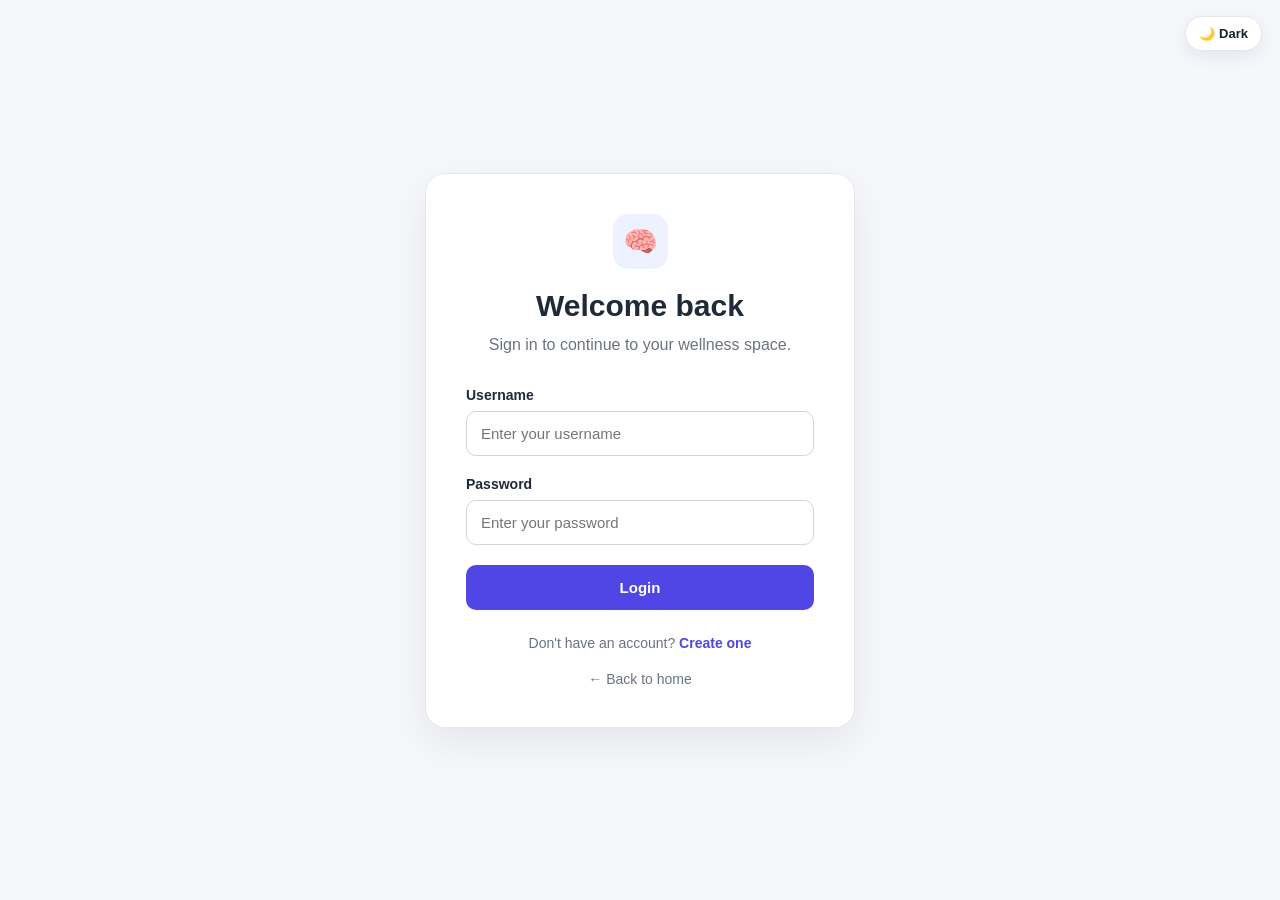
<file: Frontend/planner.html>
<!DOCTYPE html>
<html lang="en">

<head>

    <meta charset="UTF-8">

    <meta
        name="viewport"
        content="width=device-width, initial-scale=1.0"
    >

    <title>Daily Planner | Student Wellness</title>

    <link
        rel="stylesheet"
        href="planner.css"
    >

    <link rel="stylesheet" href="theme.css">

</head>


<body>

<main class="planner-container">

    <section class="planner-card">


        <!-- HEADER -->

        <div class="planner-header">

            <div class="planner-icon">
                📅
            </div>

            <div>

                <p class="eyebrow">
                    YOUR PERSONAL PLAN
                </p>

                <h1>
                    Today's Planner
                </h1>

                <p id="dateText">
                    Loading...
                </p>

            </div>

        </div>


        <!-- WELLNESS SUMMARY -->

        <div
            id="wellnessSummary"
            class="wellness-summary"
        >

            <div>

                <span>
                    😊 Mood
                </span>

                <strong id="moodValue">
                    —
                </strong>

            </div>


            <div>

                <span>
                    😰 Stress
                </span>

                <strong id="stressValue">
                    —
                </strong>

            </div>


            <div>

                <span>
                    ⚡ Energy
                </span>

                <strong id="energyValue">
                    —
                </strong>

            </div>


            <div>

                <span>
                    😴 Sleep
                </span>

                <strong id="sleepValue">
                    —
                </strong>

            </div>

        </div>


        <!-- TIMETABLE MESSAGE -->

        <div
            id="timetableMessage"
            class="timetable-message"
        ></div>


        <!-- DAILY CHANGES -->

        <div id="changesSummary" class="changes-summary"></div>


        <!-- PLAN -->

        <section>

            <div class="section-heading">

                <h2>
                    Your Schedule
                </h2>

                <button
                    id="refreshButton"
                    class="refresh-button"
                >
                    ↻ Refresh
                </button>

            </div>


            <div
                id="planContainer"
                class="plan-container"
            >

                <div class="loading">
                    Loading your plan...
                </div>

            </div>

        </section>


        <!-- ERROR -->

        <div
            id="errorMessage"
            class="error-message"
        ></div>


        <a
            href="dashboard.html"
            class="back-link"
        >
            ← Back to Dashboard
        </a>

    </section>

</main>


<script src="planner.js"></script>

    <script src="theme.js"></script>

</body>

</html>
</file>
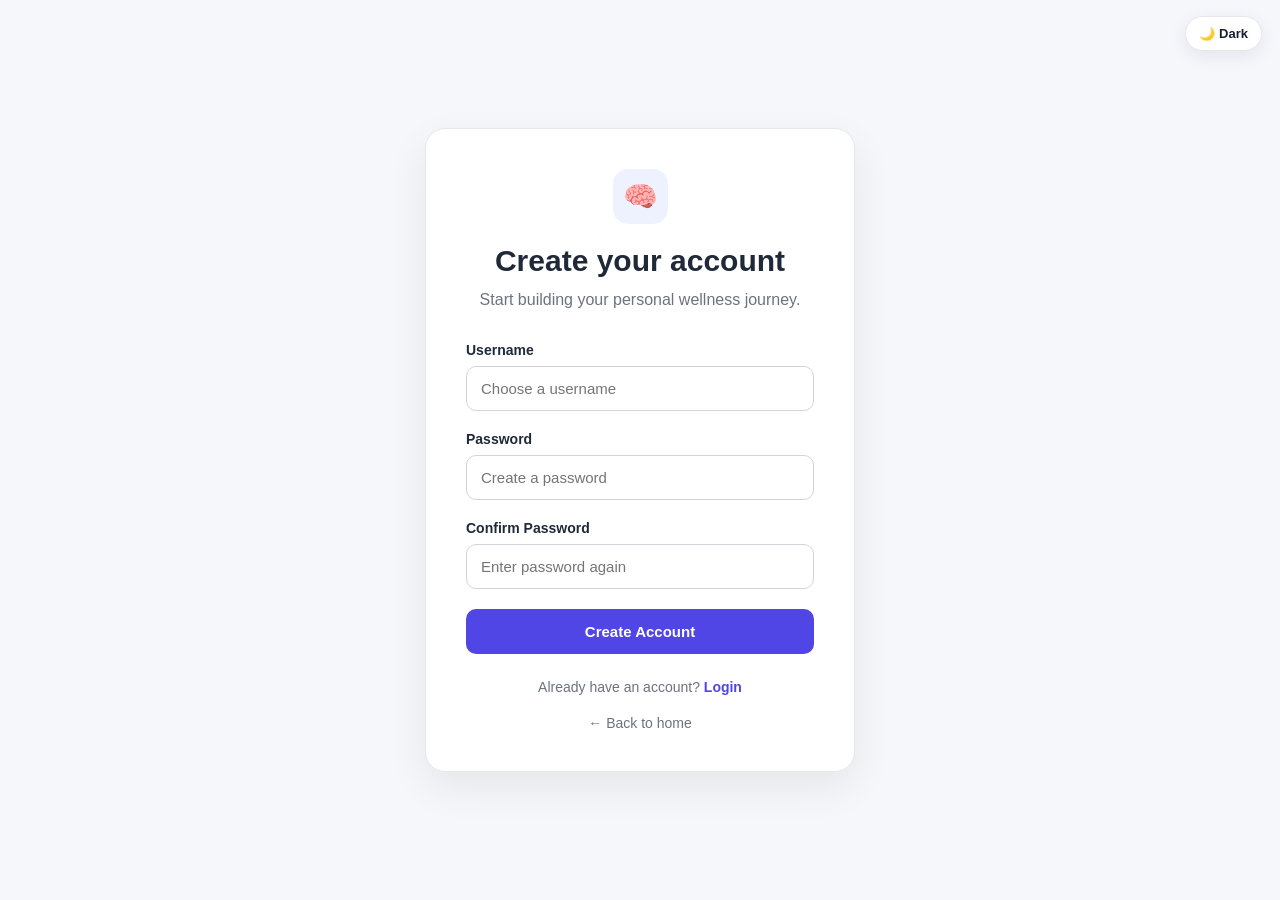
<file: Frontend/register.html>
<!DOCTYPE html>
<html lang="en">

<head>

    <meta charset="UTF-8">

    <meta
        name="viewport"
        content="width=device-width, initial-scale=1.0"
    >

    <title>Create Account | Student Wellness</title>

    <link rel="stylesheet" href="auth.css">

    <link rel="stylesheet" href="theme.css">

</head>


<body>

    <main class="auth-container">

        <div class="auth-card">

            <div class="logo">
                🧠
            </div>

            <h1>Create your account</h1>

            <p class="auth-subtitle">
                Start building your personal wellness journey.
            </p>


           <form id="registerForm" onsubmit="return false;">

                <div class="form-group">

                    <label for="username">
                        Username
                    </label>

                    <input
                        type="text"
                        id="username"
                        placeholder="Choose a username"
                        required
                        minlength="3"
                    >

                </div>


                <div class="form-group">

                    <label for="password">
                        Password
                    </label>

                    <input
                        type="password"
                        id="password"
                        placeholder="Create a password"
                        required
                        minlength="8"
                    >

                </div>


                <div class="form-group">

                    <label for="confirmPassword">
                        Confirm Password
                    </label>

                    <input
                        type="password"
                        id="confirmPassword"
                        placeholder="Enter password again"
                        required
                        minlength="8"
                    >

                </div>


                            <button
                    type="button"
                    class="primary-button"
                    id="registerButton"
                >
                    Create Account
                </button>

            </form>


            <div id="message" class="message"></div>


<!-- Registration Success Popup -->

<div
    id="successPopup"
    class="popup-overlay"
>

    <div class="popup-card">

        <div class="popup-icon">
            ✓
        </div>

        <h2>
            Registration Successful!
        </h2>

        <p>
            Your account has been created successfully.
        </p>

        <button
            type="button"
            id="continueLogin"
            class="primary-button"
        >
            Continue to Login
        </button>

    </div>

</div>


            <p class="switch-page">

                Already have an account?

                <a href="login.html">
                    Login
                </a>

            </p>


            <a
                href="index.html"
                class="back-link"
            >
                ← Back to home
            </a>

        </div>

    </main>


    <script src="auth.js"></script>

    <script src="theme.js"></script>

</body>

</html>
</file>
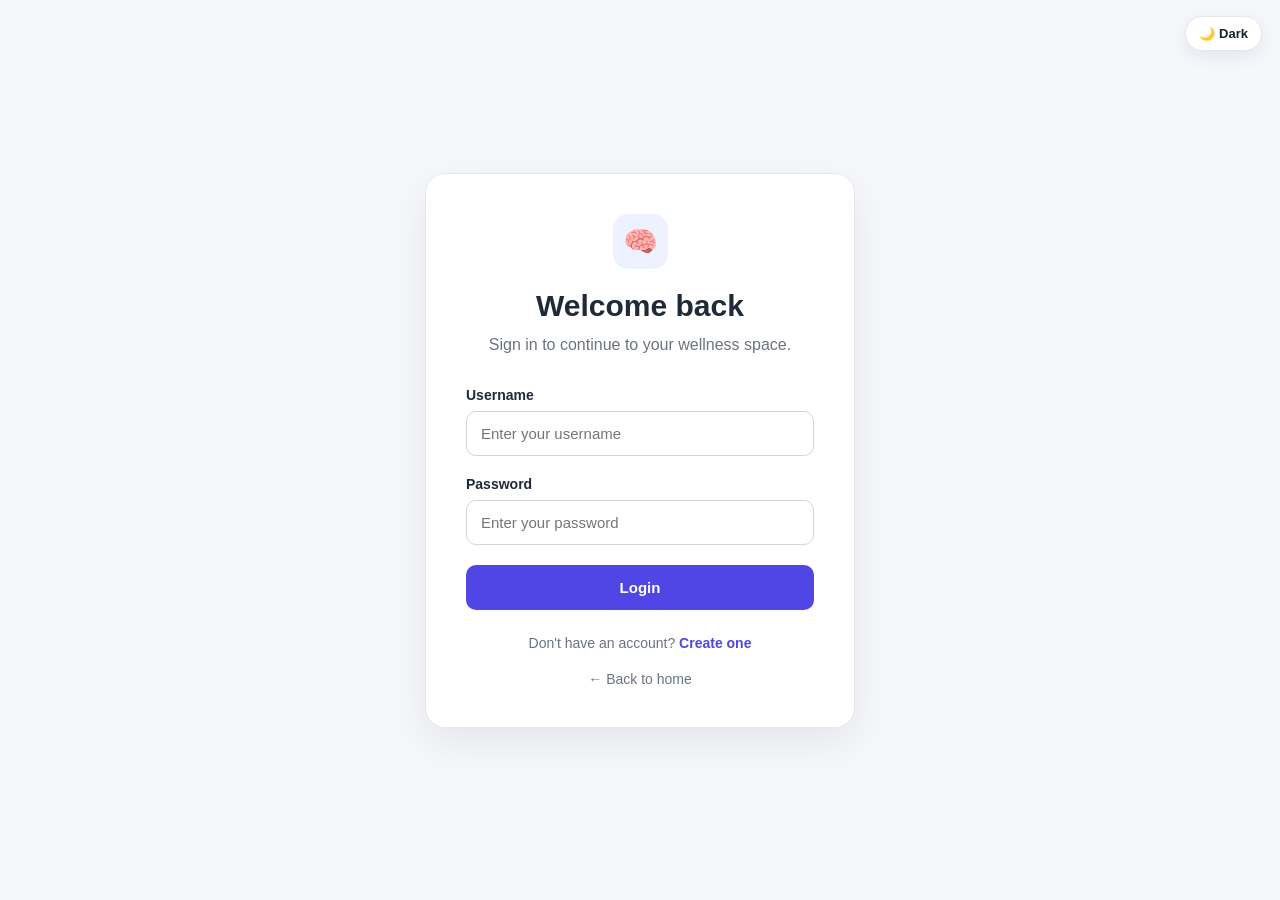
<file: Frontend/screen-time.html>
<!DOCTYPE html>
<html lang="en">

<head>

    <meta charset="UTF-8">

    <meta
        name="viewport"
        content="width=device-width, initial-scale=1.0"
    >

    <title>Screen Time | Student Wellness</title>

    <link
        rel="stylesheet"
        href="screen-time.css"
    >

    <link rel="stylesheet" href="theme.css">

</head>


<body>

    <main class="screen-container">

        <div class="screen-card">

            <div class="page-header">

                <div class="icon">
                    📱
                </div>

                <h1>
                    Screen Time
                </h1>

                <p>
                    Understand where your screen time goes
                    throughout the day.
                </p>

            </div>


            <!-- SUMMARY -->

            <div class="summary-card">

                <span>
                    Today's recorded screen time
                </span>

                <strong id="totalScreenTime">
                    0h 0m
                </strong>

            </div>


            <!-- FORM -->

            <form id="screenTimeForm">

                <div class="form-group">

                    <label for="deviceType">
                        Device
                    </label>

                    <select id="deviceType" required>

                        <option value="">
                            Select device
                        </option>

                        <option value="phone">
                            📱 Phone
                        </option>

                        <option value="laptop">
                            💻 Laptop
                        </option>

                        <option value="tablet">
                            📲 Tablet
                        </option>

                    </select>

                </div>


                <div class="form-group">

                    <label for="appName">
                        App / Website
                    </label>

                    <input
                        type="text"
                        id="appName"
                        placeholder="e.g. YouTube"
                        required
                    >

                </div>


                <div class="form-group">

                    <label for="durationMinutes">
                        Usage Duration
                    </label>

                    <div class="duration-input">

                        <input
                            type="number"
                            id="durationMinutes"
                            min="1"
                            placeholder="30"
                            required
                        >

                        <span>
                            minutes
                        </span>

                    </div>

                </div>


                <div class="form-group">

                    <label for="source">
                        Data Source
                    </label>

                    <select id="source" required>

                        <option value="manual">
                            Manual entry
                        </option>

                        <option value="imported">
                            Imported data
                        </option>

                    </select>

                </div>


                <button
                    type="submit"
                    id="saveButton"
                    class="primary-button"
                >
                    Save Screen Time
                </button>

            </form>


            <div
                id="message"
                class="message"
            ></div>


            <!-- RECORDS -->

            <div class="records-section">

                <h2>
                    Recent Usage
                </h2>

                <div id="recordsContainer">

                    <p class="empty">
                        No screen-time records yet.
                    </p>

                </div>

            </div>


            <!-- SUCCESS POPUP -->

            <div
                id="successPopup"
                class="popup-overlay"
            >

                <div class="popup-card">

                    <div class="popup-icon">
                        ✓
                    </div>

                    <h2>
                        Screen Time Saved!
                    </h2>

                    <p>
                        Your screen-time record has been saved.
                    </p>

                    <button
                        type="button"
                        id="closePopup"
                        class="primary-button"
                    >
                        Continue
                    </button>

                </div>

            </div>


            <a
                href="dashboard.html"
                class="back-link"
            >
                ← Back to Dashboard
            </a>

        </div>

    </main>


    <script src="screen-time.js"></script>

    <script src="theme.js"></script>

</body>

</html>
</file>
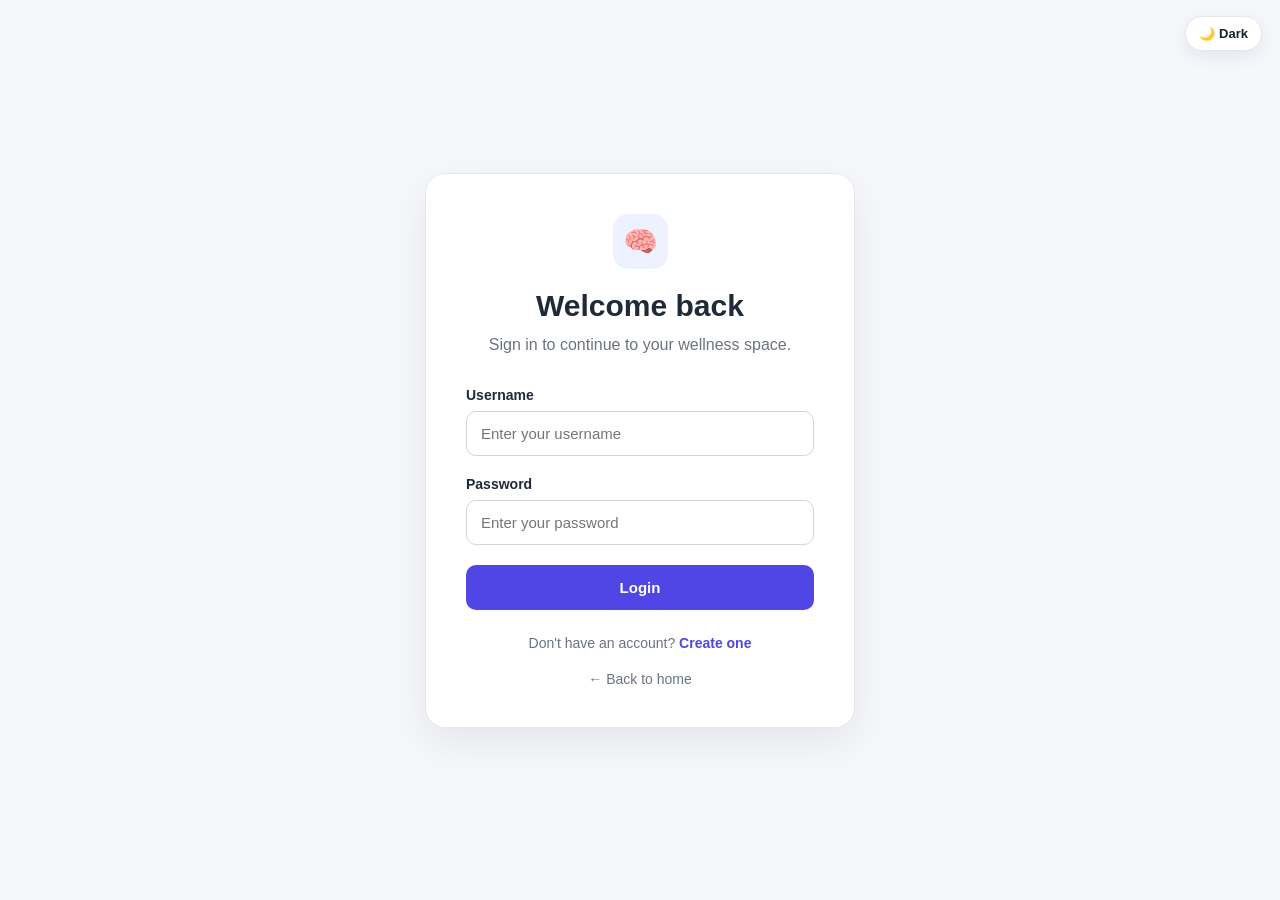
<file: Frontend/timetable.html>
<!DOCTYPE html>
<html lang="en">

<head>

    <meta charset="UTF-8">

    <meta
        name="viewport"
        content="width=device-width, initial-scale=1.0"
    >

    <title>Timetable | Student Wellness System</title>

    <link
        rel="stylesheet"
        href="timetable.css"
    >

    <link rel="stylesheet" href="theme.css">

</head>


<body>

<div class="timetable-container">


    <!-- =====================================================
         BACK
    ====================================================== -->

    <a
        href="dashboard.html"
        class="back-link"
    >
        ← Dashboard
    </a>


    <!-- =====================================================
         HEADER
    ====================================================== -->

    <header class="page-header">

        <p class="eyebrow">
            YOUR SCHEDULE
        </p>

        <h1>
            Timetable
        </h1>

        <p>
            Organize your classes, routine and daily schedule in one place.
        </p>

    </header>


    <!-- =====================================================
         UPLOAD TIMETABLE
    ====================================================== -->

    <section class="upload-card">

        <div class="upload-icon">
            📸
        </div>


        <div class="upload-content">

            <h2>
                Import your timetable
            </h2>

            <p>
                Upload a photo of your timetable. We'll extract the schedule for you.
            </p>


            <input
                type="file"
                id="timetableFile"
                accept="image/png,image/jpeg,image/webp"
                hidden
            >


            <button
                type="button"
                id="uploadButton"
                class="primary-button"
            >
                Upload Timetable
            </button>


            <p
                id="selectedFile"
                class="selected-file"
                style="display:none;"
            >
            </p>


            <button
                type="button"
                id="analyzeButton"
                class="secondary-button"
                style="display:none;"
            >
                Analyze Timetable
            </button>

        </div>

    </section>


    <!-- =====================================================
         STATUS
    ====================================================== -->

    <div
        id="statusMessage"
        class="status-message"
    >
    </div>


    <!-- =====================================================
         EXTRACTED TIMETABLE
    ====================================================== -->

    <section
        id="previewSection"
        class="preview-section"
        style="display:none;"
    >

        <div class="section-header">

            <div>

                <p class="eyebrow">
                    AI EXTRACTION
                </p>

                <h2>
                    Review extracted timetable
                </h2>

                <p>
                    Check and edit the information before saving it.
                </p>

            </div>

        </div>


        <div
            id="eventsContainer"
            class="events-container"
        >
        </div>


        <div class="change-actions">

            <button
                type="button"
                id="cancelPreviewButton"
                class="outline-button"
            >
                Cancel
            </button>


            <button
                type="button"
                id="saveExtractedButton"
                class="primary-button"
            >
                Save Timetable
            </button>

        </div>

    </section>


    <!-- =====================================================
         WEEKLY SCHEDULE
    ====================================================== -->

    <section class="schedule-section">

        <div class="section-header">

            <div>

                <p class="eyebrow">
                    WEEKLY SCHEDULE
                </p>

                <h2>
                    My timetable
                </h2>

            </div>


            <button
                type="button"
                id="addClassButton"
                class="outline-button"
            >
                + Add class
            </button>

        </div>


        <!-- =================================================
             ADD CLASS FORM
        ================================================== -->

        <div
            id="classForm"
            class="change-form"
            style="display:none;"
        >

            <h3>
                Add a class
            </h3>


            <div class="change-grid">


                <div>

                    <label>
                        Day
                    </label>

                    <select id="classDay">

                        <option value="Monday">
                            Monday
                        </option>

                        <option value="Tuesday">
                            Tuesday
                        </option>

                        <option value="Wednesday">
                            Wednesday
                        </option>

                        <option value="Thursday">
                            Thursday
                        </option>

                        <option value="Friday">
                            Friday
                        </option>

                        <option value="Saturday">
                            Saturday
                        </option>

                        <option value="Sunday">
                            Sunday
                        </option>

                    </select>

                </div>


                <div>

                    <label>
                        Subject
                    </label>

                    <input
                        type="text"
                        id="classSubject"
                        placeholder="e.g. Mathematics"
                    >

                </div>


                <div>

                    <label>
                        Start time
                    </label>

                    <input
                        type="time"
                        id="classStart"
                    >

                </div>


                <div>

                    <label>
                        End time
                    </label>

                    <input
                        type="time"
                        id="classEnd"
                    >

                </div>


                <div>

                    <label>
                        Location
                    </label>

                    <input
                        type="text"
                        id="classLocation"
                        placeholder="Optional"
                    >

                </div>

            </div>


            <div class="change-actions">

                <button
                    type="button"
                    id="cancelClassButton"
                    class="outline-button"
                >
                    Cancel
                </button>


                <button
                    type="button"
                    id="saveClassButton"
                    class="primary-button"
                >
                    Save Class
                </button>

            </div>

        </div>


        <!-- =================================================
             SAVED TIMETABLE
        ================================================== -->

        <div
            id="scheduleContainer"
            class="schedule-container"
        >

            <div class="empty-state">

                <div>
                    📅
                </div>

                <p>
                    No classes added yet.
                </p>

            </div>

        </div>

    </section>


    <!-- =====================================================
         DAILY CHANGES
    ====================================================== -->

    <section class="schedule-section">

        <div class="section-header">

            <div>

                <p class="eyebrow">
                    DAILY CHANGES
                </p>

                <h2>
                    Changes for today
                </h2>

                <p>
                    Add cancellations, extra classes or schedule changes without changing your regular timetable.
                </p>

            </div>


            <button
                type="button"
                id="addChangeButton"
                class="outline-button"
            >
                + Add change
            </button>

        </div>


        <!-- =================================================
             CHANGE FORM
        ================================================== -->

        <div
            id="changeForm"
            class="change-form"
            style="display:none;"
        >

            <h3>
                Add a schedule change
            </h3>


            <div class="change-grid">


                <div>

                    <label>
                        Date
                    </label>

                    <input
                        type="date"
                        id="changeDate"
                    >

                </div>


                <div>

                    <label>
                        Change type
                    </label>

                    <select id="changeType">

                        <option value="cancelled">
                            Cancelled class
                        </option>

                        <option value="extra">
                            Extra class
                        </option>

                        <option value="modified">
                            Modified class
                        </option>

                    </select>

                </div>


                <div>

                    <label>
                        Subject
                    </label>

                    <input
                        type="text"
                        id="changeSubject"
                        placeholder="e.g. Mathematics"
                    >

                </div>


                <div>

                    <label>
                        Location
                    </label>

                    <input
                        type="text"
                        id="changeLocation"
                        placeholder="Optional"
                    >

                </div>


                <div>

                    <label>
                        Start time
                    </label>

                    <input
                        type="time"
                        id="changeStart"
                    >

                </div>


                <div>

                    <label>
                        End time
                    </label>

                    <input
                        type="time"
                        id="changeEnd"
                    >

                </div>


                <div class="change-full">

                    <label>
                        Notes
                    </label>

                    <textarea
                        id="changeNotes"
                        placeholder="Optional details..."
                    ></textarea>

                </div>

            </div>


            <div class="change-actions">

                <button
                    type="button"
                    id="cancelChangeButton"
                    class="outline-button"
                >
                    Cancel
                </button>


                <button
                    type="button"
                    id="saveChangeButton"
                    class="primary-button"
                >
                    Save Change
                </button>

            </div>

        </div>


        <!-- =================================================
             TODAY'S CHANGES
        ================================================== -->

        <div
            id="changesContainer"
            class="changes-container"
        >

            <div class="empty-state">

                <div>
                    📅
                </div>

                <p>
                    No changes for today.
                </p>

            </div>

        </div>

    </section>


    <!-- =====================================================
         PERSONAL ROUTINE
    ====================================================== -->

    <section class="schedule-section">

        <div class="section-header">

            <div>

                <p class="eyebrow">
                    PERSONAL ROUTINE
                </p>

                <h2>
                    Daily routine
                </h2>

                <p>
                    Optional activities outside your classes.
                </p>

            </div>


            <button
                type="button"
                id="addRoutineButton"
                class="outline-button"
            >
                + Add routine
            </button>

        </div>


        <!-- =================================================
             ROUTINE FORM
        ================================================== -->

        <div
            id="routineForm"
            class="change-form"
            style="display:none;"
        >

            <h3>
                Add routine activity
            </h3>


            <div class="change-grid">


                <div>

                    <label>
                        Activity
                    </label>

                    <select id="routineType">

                        <option value="Sleep">
                            😴 Sleep
                        </option>

                        <option value="Study">
                            📚 Study
                        </option>

                        <option value="Exercise">
                            🏃 Exercise
                        </option>

                        <option value="Breakfast">
                            🍳 Breakfast
                        </option>

                        <option value="Lunch">
                            🍛 Lunch
                        </option>

                        <option value="Dinner">
                            🍽️ Dinner
                        </option>

                        <option value="Meditation">
                            🧘 Meditation
                        </option>

                        <option value="Other">
                            📌 Other
                        </option>

                    </select>

                </div>


                <div>

                    <label>
                        Activity name
                    </label>

                    <input
                        type="text"
                        id="routineName"
                        placeholder="e.g. Morning study"
                    >

                </div>


                <div>

                    <label>
                        Start time
                    </label>

                    <input
                        type="time"
                        id="routineStart"
                    >

                </div>


                <div>

                    <label>
                        End time
                    </label>

                    <input
                        type="time"
                        id="routineEnd"
                    >

                </div>


                <div class="change-full">

                    <label>
                        Notes
                    </label>

                    <textarea
                        id="routineNotes"
                        placeholder="Optional..."
                    ></textarea>

                </div>

            </div>


            <div class="change-actions">

                <button
                    type="button"
                    id="cancelRoutineButton"
                    class="outline-button"
                >
                    Cancel
                </button>


                <button
                    type="button"
                    id="saveRoutineButton"
                    class="primary-button"
                >
                    Save Routine
                </button>

            </div>

        </div>


        <!-- =================================================
             ROUTINE LIST
        ================================================== -->

        <div
            id="routineContainer"
            class="changes-container"
        >

            <div class="empty-state">

                <div>
                    🌱
                </div>

                <p>
                    Add sleep, meals, study, exercise or other activities.
                </p>

            </div>

        </div>

    </section>


</div>


<script src="timetable.js"></script>

    <script src="theme.js"></script>

</body>

</html>
</file>
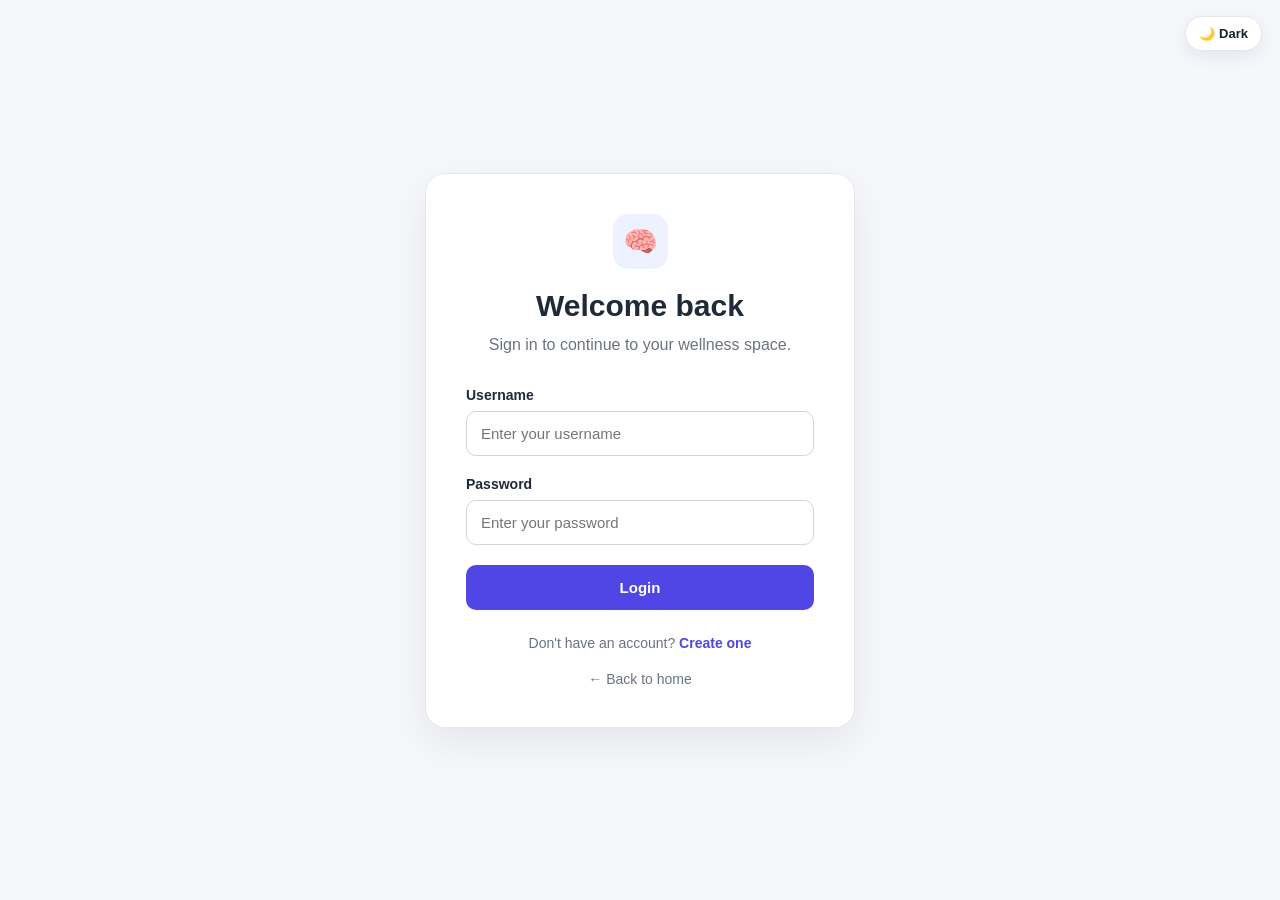
<file: Frontend/wearable.html>
<!DOCTYPE html>
<html lang="en">

<head>

    <meta charset="UTF-8">

    <meta
        name="viewport"
        content="width=device-width, initial-scale=1.0"
    >

    <title>Wearable Data | Student Wellness</title>

    <link
        rel="stylesheet"
        href="wearable.css"
    >

    <link rel="stylesheet" href="theme.css">

</head>


<body>

    <main class="wearable-container">

        <div class="wearable-card">


            <!-- HEADER -->

            <div class="page-header">

                <div class="icon">
                    ⌚
                </div>

                <h1>
                    Wearable Data
                </h1>

                <p>
                    Connect your physical activity and sleep
                    data to your wellness profile.
                </p>

            </div>


            <!-- STATUS -->

            <div class="connection-card">

                <div class="connection-icon">
                    ⌚
                </div>

                <div>

                    <strong>
                        Wearable Data
                    </strong>

                    <span>
                        Manual / imported data
                    </span>

                </div>

                <div class="status">
                    Available
                </div>

            </div>


            <!-- FORM -->

            <form id="wearableForm">


                <!-- SOURCE -->

                <div class="form-group">

                    <label for="source">
                        Data Source
                    </label>

                    <select
                        id="source"
                        required
                    >

                        <option value="">
                            Select source
                        </option>

                        <option value="manual">
                            Manual entry
                        </option>

                        <option value="smartwatch">
                            Smartwatch
                        </option>

                        <option value="fitness_band">
                            Fitness Band
                        </option>

                        <option value="health_app">
                            Health App
                        </option>

                    </select>

                </div>


                <!-- SLEEP -->

                <div class="form-group">

                    <label for="sleepHours">
                        😴 Sleep
                    </label>

                    <div class="unit-input">

                        <input
                            type="number"
                            id="sleepHours"
                            min="0"
                            max="24"
                            step="0.1"
                            placeholder="7.5"
                        >

                        <span>
                            hours
                        </span>

                    </div>

                </div>


                <!-- STEPS -->

                <div class="form-group">

                    <label for="steps">
                        🚶 Steps
                    </label>

                    <div class="unit-input">

                        <input
                            type="number"
                            id="steps"
                            min="0"
                            placeholder="8000"
                        >

                        <span>
                            steps
                        </span>

                    </div>

                </div>


                <!-- HEART RATE -->

                <div class="form-group">

                    <label for="heartRate">
                        ❤️ Average Heart Rate
                    </label>

                    <div class="unit-input">

                        <input
                            type="number"
                            id="heartRate"
                            min="30"
                            max="220"
                            placeholder="75"
                        >

                        <span>
                            bpm
                        </span>

                    </div>

                </div>


                <!-- RESTING HEART RATE -->

                <div class="form-group">

                    <label for="restingHeartRate">
                        💓 Resting Heart Rate
                    </label>

                    <div class="unit-input">

                        <input
                            type="number"
                            id="restingHeartRate"
                            min="30"
                            max="150"
                            placeholder="65"
                        >

                        <span>
                            bpm
                        </span>

                    </div>

                </div>


                <!-- EXERCISE -->

                <div class="form-group">

                    <label for="exerciseMinutes">
                        🏃 Exercise
                    </label>

                    <div class="unit-input">

                        <input
                            type="number"
                            id="exerciseMinutes"
                            min="0"
                            placeholder="30"
                        >

                        <span>
                            minutes
                        </span>

                    </div>

                </div>


                <button
                    type="submit"
                    id="saveButton"
                    class="primary-button"
                >
                    Save Wearable Data
                </button>

            </form>


            <!-- MESSAGE -->

            <div
                id="message"
                class="message"
            ></div>


            <!-- RECENT DATA -->

            <section class="records-section">

                <h2>
                    Recent Data
                </h2>

                <div id="recordsContainer">

                    <p class="empty">
                        No wearable data recorded yet.
                    </p>

                </div>

            </section>


            <!-- SUCCESS POPUP -->

            <div
                id="successPopup"
                class="popup-overlay"
            >

                <div class="popup-card">

                    <div class="popup-icon">
                        ✓
                    </div>

                    <h2>
                        Data Saved!
                    </h2>

                    <p>
                        Your wearable data has been recorded successfully.
                    </p>

                    <button
                        type="button"
                        id="closePopup"
                        class="primary-button"
                    >
                        Continue
                    </button>

                </div>

            </div>


            <a
                href="dashboard.html"
                class="back-link"
            >
                ← Back to Dashboard
            </a>


        </div>

    </main>


    <script src="wearable.js"></script>

    <script src="theme.js"></script>

</body>

</html>
</file>
<file: Frontend/style.css>
/* =========================================================
   STUDENT WELLNESS — LANDING PAGE
   ========================================================= */

* {
    box-sizing: border-box;
    margin: 0;
    padding: 0;
}

html {
    scroll-behavior: smooth;
}

body {
    min-height: 100vh;
    font-family: Inter, -apple-system, BlinkMacSystemFont, "Segoe UI",
        Roboto, Helvetica, Arial, sans-serif;

    background:
        radial-gradient(circle at 15% 10%, rgba(99, 102, 241, 0.10), transparent 30%),
        radial-gradient(circle at 85% 20%, rgba(236, 72, 153, 0.08), transparent 30%),
        #f6f8fc;

    color: #172033;
}


/* =========================================================
   MAIN CONTAINER
   ========================================================= */

.container {
    width: 100%;
    min-height: 100vh;
    padding: 28px 24px 50px;
}


/* =========================================================
   HERO
   ========================================================= */

.hero {
    width: min(1100px, 100%);
    margin: 0 auto;

    min-height: calc(100vh - 78px);

    display: flex;
    flex-direction: column;
    align-items: center;
    justify-content: center;

    text-align: center;

    padding: 55px 40px;
}


/* =========================================================
   BRAND BADGE
   ========================================================= */

.badge {
    display: inline-flex;
    align-items: center;
    gap: 8px;

    padding: 9px 15px;

    border-radius: 999px;

    background: #ffffff;
    border: 1px solid #e4e8f0;

    color: #4f46e5;

    font-size: 14px;
    font-weight: 700;

    box-shadow: 0 8px 25px rgba(30, 41, 59, 0.06);

    margin-bottom: 28px;
}


/* =========================================================
   HERO TITLE
   ========================================================= */

.hero h1 {
    max-width: 850px;

    font-size: clamp(42px, 6vw, 72px);
    line-height: 1.05;

    letter-spacing: -2.5px;

    font-weight: 800;

    color: #172033;

    margin-bottom: 24px;
}

.hero h1 span {
    color: #4f46e5;
}


/* =========================================================
   SUBTITLE
   ========================================================= */

.subtitle {
    max-width: 720px;

    color: #667085;

    font-size: 18px;
    line-height: 1.7;

    margin-bottom: 34px;
}


/* =========================================================
   BUTTONS
   ========================================================= */

.home-actions {
    display: flex;
    justify-content: center;
    align-items: center;

    gap: 14px;

    margin-bottom: 58px;
}

.button-link {
    display: inline-flex;
    align-items: center;
    justify-content: center;

    min-width: 145px;

    padding: 14px 24px;

    border-radius: 12px;

    text-decoration: none;

    font-size: 15px;
    font-weight: 700;

    transition:
        transform 0.2s ease,
        box-shadow 0.2s ease,
        background 0.2s ease;
}

.button-link:hover {
    transform: translateY(-2px);
}


/* Primary */

.button-link.primary {
    background: #4f46e5;
    color: #ffffff;

    box-shadow: 0 10px 22px rgba(79, 70, 229, 0.22);
}

.button-link.primary:hover {
    background: #4338ca;

    box-shadow: 0 14px 28px rgba(79, 70, 229, 0.28);
}


/* Secondary */

.button-link.secondary {
    background: #ffffff;
    color: #4f46e5;

    border: 1px solid #d9deea;

    box-shadow: 0 8px 20px rgba(30, 41, 59, 0.05);
}

.button-link.secondary:hover {
    background: #f8f9ff;
}


/* =========================================================
   FEATURES
   ========================================================= */

.features {
    width: 100%;

    display: grid;

    grid-template-columns: repeat(3, minmax(0, 1fr));

    gap: 18px;

    max-width: 900px;

    margin-bottom: 36px;
}

.feature {
    background: rgba(255, 255, 255, 0.92);

    border: 1px solid #e2e7f0;

    border-radius: 18px;

    padding: 28px 24px;

    text-align: left;

    box-shadow: 0 12px 30px rgba(30, 41, 59, 0.06);

    transition:
        transform 0.2s ease,
        box-shadow 0.2s ease,
        border-color 0.2s ease;
}

.feature:hover {
    transform: translateY(-5px);

    border-color: #cfd5ff;

    box-shadow: 0 18px 35px rgba(30, 41, 59, 0.10);
}


/* =========================================================
   FEATURE ICON
   ========================================================= */

.feature-icon {
    width: 46px;
    height: 46px;

    display: flex;
    align-items: center;
    justify-content: center;

    border-radius: 13px;

    background: #eef0ff;

    font-size: 21px;

    margin-bottom: 18px;
}


/* =========================================================
   FEATURE TEXT
   ========================================================= */

.feature h3 {
    font-size: 19px;
    font-weight: 750;

    color: #172033;

    margin-bottom: 8px;
}

.feature p {
    color: #667085;

    font-size: 14px;
    line-height: 1.65;
}


/* =========================================================
   PRIVACY NOTE
   ========================================================= */

.privacy-note {
    display: inline-flex;
    align-items: center;
    justify-content: center;
    gap: 7px;

    color: #667085;

    font-size: 13px;

    margin-top: 4px;
}


/* =========================================================
   DARK MODE SUPPORT
   ========================================================= */

[data-theme="dark"] body,
body.dark {
    background:
        radial-gradient(circle at 15% 10%, rgba(99, 102, 241, 0.15), transparent 30%),
        radial-gradient(circle at 85% 20%, rgba(236, 72, 153, 0.10), transparent 30%),
        #0f172a;

    color: #e8edf7;
}

[data-theme="dark"] .badge,
body.dark .badge {
    background: #182238;
    border-color: #2b3852;
    color: #a5b4fc;
}

[data-theme="dark"] .hero h1,
body.dark .hero h1 {
    color: #f1f5f9;
}

[data-theme="dark"] .hero h1 span,
body.dark .hero h1 span {
    color: #a5b4fc;
}

[data-theme="dark"] .subtitle,
body.dark .subtitle {
    color: #a9b4c7;
}

[data-theme="dark"] .feature,
body.dark .feature {
    background: #172238;
    border-color: #2b3852;
    box-shadow: 0 15px 35px rgba(0, 0, 0, 0.18);
}

[data-theme="dark"] .feature h3,
body.dark .feature h3 {
    color: #f1f5f9;
}

[data-theme="dark"] .feature p,
body.dark .feature p {
    color: #a9b4c7;
}

[data-theme="dark"] .feature-icon,
body.dark .feature-icon {
    background: #242d55;
}

[data-theme="dark"] .button-link.secondary,
body.dark .button-link.secondary {
    background: #172238;
    border-color: #34415d;
    color: #a5b4fc;
}

[data-theme="dark"] .button-link.secondary:hover,
body.dark .button-link.secondary:hover {
    background: #202d47;
}

[data-theme="dark"] .privacy-note,
body.dark .privacy-note {
    color: #9ca9bd;
}


/* =========================================================
   RESPONSIVE — TABLET
   ========================================================= */

@media (max-width: 800px) {

    .hero {
        padding: 40px 20px;
    }

    .hero h1 {
        font-size: clamp(38px, 8vw, 58px);
        letter-spacing: -1.8px;
    }

    .subtitle {
        font-size: 16px;
    }

    .features {
        grid-template-columns: 1fr;

        max-width: 600px;
    }

    .feature {
        text-align: center;
    }

    .feature-icon {
        margin-left: auto;
        margin-right: auto;
    }
}


/* =========================================================
   RESPONSIVE — MOBILE
   ========================================================= */

@media (max-width: 520px) {

    .container {
        padding: 16px 14px 35px;
    }

    .hero {
        min-height: calc(100vh - 40px);

        padding: 35px 8px;
    }

    .badge {
        font-size: 13px;

        padding: 8px 13px;

        margin-bottom: 22px;
    }

    .hero h1 {
        font-size: 38px;
        line-height: 1.08;

        letter-spacing: -1.5px;

        margin-bottom: 18px;
    }

    .subtitle {
        font-size: 15px;
        line-height: 1.6;

        margin-bottom: 27px;
    }

    .home-actions {
        width: 100%;

        flex-direction: column;

        gap: 11px;

        margin-bottom: 42px;
    }

    .button-link {
        width: min(300px, 100%);
    }

    .features {
        gap: 12px;

        margin-bottom: 28px;
    }

    .feature {
        padding: 22px 19px;

        border-radius: 16px;
    }

    .privacy-note {
        font-size: 12px;

        max-width: 330px;

        line-height: 1.5;
    }
}
</file>
<file: Frontend/theme.css>
/* =========================================================
   GLOBAL THEME
========================================================= */
:root {
    --theme-bg: #f5f7fb;
    --theme-surface: #ffffff;
    --theme-surface-soft: #f9fafb;
    --theme-text: #172033;
    --theme-muted: #6b7280;
    --theme-border: #e5e7eb;
    --theme-primary: #4f46e5;
    --theme-input: #ffffff;
}

body {
    transition: background-color .2s ease, color .2s ease;
}

.theme-toggle {
    position: fixed;
    top: 16px;
    right: 18px;
    z-index: 9999;
    border: 1px solid var(--theme-border);
    background: var(--theme-surface);
    color: var(--theme-text);
    border-radius: 999px;
    padding: 9px 13px;
    cursor: pointer;
    font-size: 13px;
    font-weight: 700;
    box-shadow: 0 5px 18px rgba(20,30,60,.08);
}

.theme-toggle:hover {
    transform: translateY(-1px);
}

body.dark-mode {
    --theme-bg: #0f172a;
    --theme-surface: #172033;
    --theme-surface-soft: #1e293b;
    --theme-text: #e5e7eb;
    --theme-muted: #a8b0bf;
    --theme-border: #334155;
    --theme-input: #111827;
    background: #0f172a !important;
    color: #e5e7eb !important;
}

body.dark-mode .theme-toggle {
    background: #1e293b !important;
    color: #f8fafc !important;
    border-color: #475569 !important;
}

body.dark-mode .sidebar,
body.dark-mode .panel,
body.dark-mode .metric-card,
body.dark-mode .ai-card,
body.dark-mode .welcome-card,
body.dark-mode .planner-card,
body.dark-mode .ai-container .ai-card,
body.dark-mode .card,
body.dark-mode .container-card {
    background: #172033 !important;
    color: #e5e7eb !important;
    border-color: #334155 !important;
}

body.dark-mode input,
body.dark-mode select,
body.dark-mode textarea {
    background: #111827 !important;
    color: #e5e7eb !important;
    border-color: #475569 !important;
}

body.dark-mode input::placeholder,
body.dark-mode textarea::placeholder {
    color: #94a3b8 !important;
}

body.dark-mode a {
    color: #a5b4fc;
}

body.dark-mode h1,
body.dark-mode h2,
body.dark-mode h3,
body.dark-mode h4,
body.dark-mode strong,
body.dark-mode label {
    color: #f8fafc;
}

body.dark-mode p,
body.dark-mode span,
body.dark-mode .muted,
body.dark-mode .metric-title,
body.dark-mode .metric-scale,
body.dark-mode .panel-header p,
body.dark-mode .privacy-footer,
body.dark-mode .empty-state,
body.dark-mode .empty-insight,
body.dark-mode .schedule-location,
body.dark-mode .plan-description,
body.dark-mode .planner-header p:last-child {
    color: #a8b0bf;
}

body.dark-mode .change-item,
body.dark-mode .schedule-item,
body.dark-mode .plan-item,
body.dark-mode .insight-item,
body.dark-mode .summary-box,
body.dark-mode .wellness-summary,
body.dark-mode .digital-placeholder,
body.dark-mode .source-badge,
body.dark-mode .secondary-button {
    background: #1e293b !important;
    color: #e5e7eb !important;
    border-color: #334155 !important;
}

body.dark-mode .summary-box p,
body.dark-mode .insight-item,
body.dark-mode .support-section p {
    color: #cbd5e1 !important;
}

body.dark-mode .disclaimer {
    background: #29251a !important;
    border-color: #665522 !important;
}

body.dark-mode .disclaimer p {
    color: #e8d9a5 !important;
}

body.dark-mode .support-section {
    background: #14251d !important;
    border-color: #28553b !important;
}

body.dark-mode .support-section p {
    color: #b7d8c2 !important;
}

body.dark-mode .error-message {
    background: #351b22 !important;
    border-color: #7f2939 !important;
    color: #fecdd3 !important;
}

body.dark-mode .timetable-message {
    background: #13291f !important;
    border-color: #28553b !important;
    color: #b7d8c2 !important;
}

body.dark-mode .nav-item,
body.dark-mode .brand,
body.dark-mode .sidebar-bottom {
    color: #e5e7eb;
}

@media (max-width: 700px) {
    .theme-toggle {
        top: 10px;
        right: 10px;
        padding: 8px 10px;
    }
}


/* =========================================================
   GLOBAL DARK MODE - ALL PAGES
   =========================================================
   Page-specific CSS files contain hard-coded light colors.
   These selectors intentionally override those colors so
   dark mode affects the complete UI, not only the body.
*/

/* Main page backgrounds */
body.dark-mode,
body.dark-mode .page-container,
body.dark-mode .activity-container,
body.dark-mode .analytics-container,
body.dark-mode .auth-container,
body.dark-mode .checkin-container,
body.dark-mode .habits-container,
body.dark-mode .journal-container,
body.dark-mode .planner-container,
body.dark-mode .screen-container,
body.dark-mode .timetable-container,
body.dark-mode .wearable-container {
    background-color: var(--theme-bg) !important;
    color: var(--theme-text) !important;
}

/* Main cards / surfaces */
body.dark-mode .activity-card,
body.dark-mode .analytics-card,
body.dark-mode .auth-card,
body.dark-mode .checkin-card,
body.dark-mode .habits-card,
body.dark-mode .journal-card,
body.dark-mode .planner-card,
body.dark-mode .screen-card,
body.dark-mode .wearable-card,
body.dark-mode .upload-card,
body.dark-mode .preview-section,
body.dark-mode .day-section,
body.dark-mode .change-card,
body.dark-mode .change-form,
body.dark-mode .entries-section,
body.dark-mode .records-section,
body.dark-mode .schedule-section,
body.dark-mode .score-section,
body.dark-mode .data-summary,
body.dark-mode .connection-card,
body.dark-mode .popup-card,
body.dark-mode .card,
body.dark-mode .container-card,
body.dark-mode .panel,
body.dark-mode .metric-card,
body.dark-mode .ai-card,
body.dark-mode .welcome-card {
    background: var(--theme-surface) !important;
    color: var(--theme-text) !important;
    border-color: var(--theme-border) !important;
}

/* Softer nested cards */
body.dark-mode .summary-card,
body.dark-mode .stat-card,
body.dark-mode .record,
body.dark-mode .entry,
body.dark-mode .habit-item,
body.dark-mode .personal-item,
body.dark-mode .class-item,
body.dark-mode .schedule-item,
body.dark-mode .change-item,
body.dark-mode .event-edit-card,
body.dark-mode .saved-event,
body.dark-mode .plan-item,
body.dark-mode .insight-item,
body.dark-mode .summary-box,
body.dark-mode .digital-placeholder,
body.dark-mode .source-badge,
body.dark-mode .secondary-button,
body.dark-mode .connection-icon,
body.dark-mode .quality-options,
body.dark-mode .time-row,
body.dark-mode .wellness-item,
body.dark-mode .data-summary div,
body.dark-mode .mini-plan-item,
body.dark-mode .risk-box {
    background: var(--theme-surface-soft) !important;
    color: var(--theme-text) !important;
    border-color: var(--theme-border) !important;
}

/* Inputs */
body.dark-mode input,
body.dark-mode select,
body.dark-mode textarea,
body.dark-mode .form-group input,
body.dark-mode .form-group select,
body.dark-mode .event-fields input,
body.dark-mode .event-fields select {
    background: var(--theme-input) !important;
    color: var(--theme-text) !important;
    border-color: #475569 !important;
    caret-color: #e5e7eb;
}

body.dark-mode input:focus,
body.dark-mode select:focus,
body.dark-mode textarea:focus {
    border-color: #818cf8 !important;
    box-shadow: 0 0 0 3px rgba(129, 140, 248, .16) !important;
}

body.dark-mode input::placeholder,
body.dark-mode textarea::placeholder {
    color: #94a3b8 !important;
}

/* Text */
body.dark-mode h1,
body.dark-mode h2,
body.dark-mode h3,
body.dark-mode h4,
body.dark-mode h5,
body.dark-mode h6,
body.dark-mode label,
body.dark-mode strong,
body.dark-mode .page-header h1,
body.dark-mode .page-header h2,
body.dark-mode .section-heading h2,
body.dark-mode .section-header h2,
body.dark-mode .panel-header h2,
body.dark-mode .topbar h1,
body.dark-mode .welcome-card h2,
body.dark-mode .upload-content h2,
body.dark-mode .day-section h3,
body.dark-mode .risk-level {
    color: #f8fafc !important;
}

body.dark-mode p,
body.dark-mode span,
body.dark-mode small,
body.dark-mode .muted,
body.dark-mode .empty,
body.dark-mode .empty-state,
body.dark-mode .empty-insight,
body.dark-mode .page-header p,
body.dark-mode .auth-subtitle,
body.dark-mode .switch-page,
body.dark-mode .back-link,
body.dark-mode .chart-description,
body.dark-mode .metric-title,
body.dark-mode .metric-scale,
body.dark-mode .panel-header p,
body.dark-mode .privacy-footer,
body.dark-mode .schedule-location,
body.dark-mode .plan-description,
body.dark-mode .change-label,
body.dark-mode .risk-message,
body.dark-mode .risk-factor,
body.dark-mode .duration-input span,
body.dark-mode .unit-input span,
body.dark-mode .selected-file,
body.dark-mode .popup-card p {
    color: #a8b0bf !important;
}

/* Links */
body.dark-mode a,
body.dark-mode .back-link,
body.dark-mode .switch-page a,
body.dark-mode .dashboard-link {
    color: #a5b4fc !important;
}

body.dark-mode a:hover,
body.dark-mode .back-link:hover {
    color: #c7d2fe !important;
}

/* Buttons */
body.dark-mode .secondary-button,
body.dark-mode .outline-button,
body.dark-mode .refresh-button {
    color: #c7d2fe !important;
    background: #1e293b !important;
    border-color: #475569 !important;
}

body.dark-mode .primary-button,
body.dark-mode .button-link.primary {
    color: #ffffff !important;
}

/* Icons / small visual blocks */
body.dark-mode .icon,
body.dark-mode .logo,
body.dark-mode .ai-icon,
body.dark-mode .brand-icon,
body.dark-mode .header-icon,
body.dark-mode .upload-icon,
body.dark-mode .habit-icon,
body.dark-mode .summary-icon,
body.dark-mode .connection-icon,
body.dark-mode .metric-icon,
body.dark-mode .welcome-icon {
    background: #202a44 !important;
}

/* Navigation */
body.dark-mode .sidebar {
    background: #111827 !important;
    border-color: #334155 !important;
}

body.dark-mode .nav-item {
    color: #a8b0bf !important;
}

body.dark-mode .nav-item:hover {
    background: #1e293b !important;
    color: #f8fafc !important;
}

body.dark-mode .nav-item.active {
    background: #252a55 !important;
    color: #c7d2fe !important;
}

body.dark-mode .logout-button {
    color: #a8b0bf !important;
}

body.dark-mode .sidebar-bottom {
    border-color: #334155 !important;
}

/* Borders and separators */
body.dark-mode .record,
body.dark-mode .entry,
body.dark-mode .schedule-item,
body.dark-mode .mini-plan-item,
body.dark-mode .saved-event,
body.dark-mode .day-section {
    border-color: #334155 !important;
}

/* Status / feedback */
body.dark-mode .message.success,
body.dark-mode .status-message.success {
    background: #123025 !important;
    border-color: #286044 !important;
    color: #a7f3d0 !important;
}

body.dark-mode .message.error,
body.dark-mode .status-message.error,
body.dark-mode .error-message {
    background: #351b22 !important;
    border-color: #7f2939 !important;
    color: #fecdd3 !important;
}

body.dark-mode .status-message.loading {
    background: #20264a !important;
    border-color: #4652a5 !important;
    color: #c7d2fe !important;
}

/* Wellness / AI special blocks */
body.dark-mode .disclaimer {
    background: #29251a !important;
    border-color: #665522 !important;
}

body.dark-mode .disclaimer p {
    color: #e8d9a5 !important;
}

body.dark-mode .support-section {
    background: #14251d !important;
    border-color: #28553b !important;
}

body.dark-mode .support-section p {
    color: #b7d8c2 !important;
}

body.dark-mode .timetable-message {
    background: #13291f !important;
    border-color: #28553b !important;
    color: #b7d8c2 !important;
}

body.dark-mode .risk-box.low {
    background: #123025 !important;
    border-color: #286044 !important;
}

body.dark-mode .risk-box.moderate {
    background: #332b13 !important;
    border-color: #665522 !important;
}

body.dark-mode .risk-box.high {
    background: #351b22 !important;
    border-color: #7f2939 !important;
}

/* Popup overlays */
body.dark-mode .popup-overlay {
    background: rgba(2, 6, 23, .72) !important;
}

/* Tables / canvas-adjacent text */
body.dark-mode table,
body.dark-mode th,
body.dark-mode td {
    color: #e5e7eb !important;
    border-color: #334155 !important;
}

@media (max-width: 700px) {
    .theme-toggle {
        top: 10px;
        right: 10px;
        padding: 8px 11px;
    }
}
</file>
<file: Frontend/activity.css>
/* =========================================================
   GENERAL
========================================================= */

* {
    box-sizing: border-box;
}


body {

    margin: 0;

    font-family:
        Arial,
        Helvetica,
        sans-serif;

    background: #f5f7fb;

    color: #172033;

}


/* =========================================================
   CONTAINER
========================================================= */

.activity-container {

    min-height: 100vh;

    display: flex;

    justify-content: center;

    align-items: center;

    padding: 40px 20px;

}


/* =========================================================
   CARD
========================================================= */

.activity-card {

    width: 100%;

    max-width: 700px;

    background: white;

    padding: 40px;

    border-radius: 20px;

    box-shadow:
        0 15px 40px rgba(20, 30, 60, 0.08);

}


/* =========================================================
   HEADER
========================================================= */

.page-header {

    text-align: center;

    margin-bottom: 30px;

}


.icon {

    width: 60px;

    height: 60px;

    margin: 0 auto 15px;

    display: flex;

    justify-content: center;

    align-items: center;

    background: #eef0ff;

    border-radius: 18px;

    font-size: 30px;

}


.page-header h1 {

    margin: 0 0 10px;

    font-size: 32px;

}


.page-header p {

    margin: 0;

    color: #6b7280;

    line-height: 1.5;

}


/* =========================================================
   SUMMARY
========================================================= */

.summary-card {

    display: flex;

    align-items: center;

    justify-content: space-between;

    padding: 20px;

    margin-bottom: 25px;

    background: #f5f6ff;

    border-radius: 14px;

}


.summary-card span {

    display: block;

    margin-bottom: 6px;

    color: #6b7280;

    font-size: 13px;

}


.summary-card strong {

    display: block;

    font-size: 25px;

    color: #4f46e5;

}


.summary-icon {

    font-size: 30px;

}


/* =========================================================
   FORM
========================================================= */

.form-group {

    margin-bottom: 20px;

}


.form-group label {

    display: block;

    margin-bottom: 8px;

    font-size: 14px;

    font-weight: 600;

}


.form-group input,
.form-group select {

    width: 100%;

    padding: 13px;

    border: 1px solid #d7dbe5;

    border-radius: 10px;

    outline: none;

    background: white;

    font-size: 15px;

}


.form-group input:focus,
.form-group select:focus {

    border-color: #4f46e5;

    box-shadow:
        0 0 0 3px rgba(79, 70, 229, 0.1);

}


.duration-input {

    display: flex;

    align-items: center;

    gap: 10px;

}


.duration-input input {

    flex: 1;

}


.duration-input span {

    color: #737b8b;

    font-size: 14px;

}


/* =========================================================
   BUTTON
========================================================= */

.primary-button {

    width: 100%;

    padding: 14px;

    border: none;

    border-radius: 10px;

    background: #4f46e5;

    color: white;

    font-size: 15px;

    font-weight: 600;

    cursor: pointer;

    transition: 0.2s;

}


.primary-button:hover {

    background: #4338ca;

}


.primary-button:disabled {

    opacity: 0.6;

    cursor: not-allowed;

}


/* =========================================================
   MESSAGE
========================================================= */

.message {

    min-height: 20px;

    margin-top: 15px;

    text-align: center;

    font-size: 14px;

}


.message.error {

    color: #dc2626;

}


/* =========================================================
   RECORDS
========================================================= */

.records-section {

    margin-top: 35px;

}


.records-section h2 {

    margin: 0 0 15px;

    font-size: 19px;

}


.record {

    display: flex;

    align-items: center;

    justify-content: space-between;

    padding: 15px;

    margin-bottom: 10px;

    border: 1px solid #e5e7eb;

    border-radius: 11px;

}


.record-left strong {

    display: block;

    margin-bottom: 4px;

}


.record-left span {

    color: #7b8190;

    font-size: 12px;

}


.record-time {

    font-weight: 600;

    color: #4f46e5;

}


.empty {

    color: #8a91a0;

    font-size: 14px;

}


/* =========================================================
   POPUP
========================================================= */

.popup-overlay {

    position: fixed;

    inset: 0;

    display: none;

    justify-content: center;

    align-items: center;

    background: rgba(15, 23, 42, 0.45);

    z-index: 1000;

}


.popup-overlay.show {

    display: flex;

}


.popup-card {

    width: 90%;

    max-width: 420px;

    padding: 35px;

    background: white;

    border-radius: 20px;

    text-align: center;

    box-shadow:
        0 20px 60px rgba(0, 0, 0, 0.2);

}


.popup-icon {

    width: 65px;

    height: 65px;

    margin: 0 auto 18px;

    display: flex;

    align-items: center;

    justify-content: center;

    border-radius: 50%;

    background: #dcfce7;

    color: #16a34a;

    font-size: 32px;

    font-weight: bold;

}


.popup-card h2 {

    margin: 0 0 10px;

}


.popup-card p {

    margin: 0 0 5px;

    color: #6b7280;

    line-height: 1.5;

}


/* =========================================================
   BACK LINK
========================================================= */

.back-link {

    display: block;

    margin-top: 25px;

    text-align: center;

    color: #59627a;

    text-decoration: none;

    font-size: 14px;

}


.back-link:hover {

    color: #4f46e5;

}


/* =========================================================
   MOBILE
========================================================= */

@media (max-width: 600px) {

    .activity-card {

        padding: 25px 18px;

    }


    .page-header h1 {

        font-size: 27px;

    }


    .summary-card {

        padding: 16px;

    }

}
</file>
<file: Frontend/ai-insights.css>
* {
    box-sizing: border-box;
}


body {

    margin: 0;

    font-family:
        Arial,
        Helvetica,
        sans-serif;

    background: #f5f7fb;

    color: #172033;

}


.ai-container {

    min-height: 100vh;

    padding: 40px 20px;

}


.ai-card {

    width: 100%;

    max-width: 850px;

    margin: auto;

    padding: 40px;

    background: white;

    border-radius: 22px;

    box-shadow:
        0 15px 45px rgba(20, 30, 60, 0.08);

}


/* =========================================================
   HEADER
========================================================= */

.page-header {

    text-align: center;

    margin-bottom: 30px;

}


.ai-icon {

    width: 70px;

    height: 70px;

    margin: 0 auto 15px;

    display: flex;

    align-items: center;

    justify-content: center;

    background: #eef0ff;

    border-radius: 20px;

    font-size: 35px;

}


.page-header h1 {

    margin: 0 0 10px;

    font-size: 32px;

}


.page-header p {

    margin: 0;

    color: #6b7280;

}


/* =========================================================
   DISCLAIMER
========================================================= */

.disclaimer {

    display: flex;

    align-items: flex-start;

    gap: 10px;

    padding: 15px;

    margin-bottom: 30px;

    background: #fff8e7;

    border: 1px solid #f3dfaa;

    border-radius: 12px;

}


.disclaimer span {

    font-size: 18px;

}


.disclaimer p {

    margin: 0;

    color: #77621f;

    font-size: 13px;

    line-height: 1.5;

}


/* =========================================================
   LOADING
========================================================= */

.loading {

    display: flex;

    flex-direction: column;

    align-items: center;

    justify-content: center;

    padding: 60px 20px;

}


.loading p {

    color: #6b7280;

}


.spinner {

    width: 42px;

    height: 42px;

    border: 4px solid #e5e7eb;

    border-top-color: #4f46e5;

    border-radius: 50%;

    animation:
        spin 0.8s linear infinite;

}


@keyframes spin {

    to {

        transform:
            rotate(360deg);

    }

}


/* =========================================================
   CONTENT
========================================================= */

.insights-content {

    display: none;

}


.insights-content.show {

    display: block;

}


/* =========================================================
   SECTIONS
========================================================= */

.insight-section {

    margin-bottom: 30px;

}


.section-title {

    display: flex;

    align-items: center;

    gap: 10px;

    margin-bottom: 12px;

}


.section-title span {

    font-size: 21px;

}


.section-title h2 {

    margin: 0;

    font-size: 20px;

}


/* =========================================================
   SUMMARY
========================================================= */

.summary-box {

    padding: 20px;

    background: #f5f6ff;

    border-left: 4px solid #4f46e5;

    border-radius: 12px;

}


.summary-box p {

    margin: 0;

    color: #424b5d;

    line-height: 1.7;

}


/* =========================================================
   LIST
========================================================= */

.insight-list {

    display: flex;

    flex-direction: column;

    gap: 10px;

}


.insight-item {

    padding: 15px 18px;

    background: #fafbff;

    border: 1px solid #e5e7eb;

    border-radius: 12px;

    color: #4b5563;

    line-height: 1.5;

}


.insight-item::before {

    content: "•";

    margin-right: 10px;

    color: #4f46e5;

    font-weight: bold;

}


.suggestion-item::before {

    content: "✓";

    color: #16a34a;

}


.watch-item::before {

    content: "👀";

}


/* =========================================================
   SUPPORT
========================================================= */

.support-section {

    display: flex;

    align-items: flex-start;

    gap: 15px;

    padding: 20px;

    margin-top: 35px;

    background: #f0fdf4;

    border: 1px solid #bbf7d0;

    border-radius: 14px;

}


.support-icon {

    font-size: 25px;

}


.support-section h2 {

    margin: 0 0 8px;

    font-size: 18px;

}


.support-section p {

    margin: 0;

    color: #52635a;

    line-height: 1.6;

}


/* =========================================================
   BUTTON
========================================================= */

.primary-button {

    width: 100%;

    margin-top: 20px;

    padding: 14px;

    border: none;

    border-radius: 10px;

    background: #4f46e5;

    color: white;

    font-size: 15px;

    font-weight: 600;

    cursor: pointer;

}


.primary-button:hover {

    background: #4338ca;

}


.primary-button:disabled {

    opacity: 0.6;

    cursor: not-allowed;

}


/* =========================================================
   ERROR
========================================================= */

.error-message {

    display: none;

    margin-top: 25px;

    padding: 15px;

    background: #fef2f2;

    border: 1px solid #fecaca;

    border-radius: 10px;

    color: #b91c1c;

    text-align: center;

}


.error-message.show {

    display: block;

}


/* =========================================================
   BACK
========================================================= */

.back-link {

    display: block;

    margin-top: 30px;

    text-align: center;

    color: #59627a;

    text-decoration: none;

    font-size: 14px;

}


.back-link:hover {

    color: #4f46e5;

}


/* =========================================================
   MOBILE
========================================================= */

@media (max-width: 600px) {

    .ai-container {

        padding: 20px 10px;

    }


    .ai-card {

        padding: 25px 18px;

    }


    .page-header h1 {

        font-size: 27px;

    }


    .support-section {

        flex-direction: column;

    }

}
</file>
<file: Frontend/analytics.css>
* {
    box-sizing: border-box;
}


body {

    margin: 0;

    font-family:
        Arial,
        Helvetica,
        sans-serif;

    background: #f5f7fb;

    color: #172033;

}


.analytics-container {

    min-height: 100vh;

    padding: 40px 20px;

}


.analytics-card {

    width: 100%;

    max-width: 1000px;

    margin: auto;

    background: white;

    padding: 40px;

    border-radius: 20px;

    box-shadow:
        0 15px 40px rgba(20, 30, 60, 0.08);

}


/* =========================================================
   HEADER
========================================================= */

.page-header {

    text-align: center;

    margin-bottom: 35px;

}


.icon {

    width: 60px;

    height: 60px;

    margin: auto;

    margin-bottom: 15px;

    display: flex;

    align-items: center;

    justify-content: center;

    background: #eef0ff;

    border-radius: 18px;

    font-size: 30px;

}


.page-header h1 {

    margin: 0 0 10px;

    font-size: 32px;

}


.page-header p {

    margin: 0;

    color: #6b7280;

}


/* =========================================================
   SCORE
========================================================= */

.score-section {

    display: flex;

    align-items: center;

    gap: 30px;

    padding: 25px;

    margin-bottom: 35px;

    background: #f5f6ff;

    border-radius: 18px;

}


.score-circle {

    width: 130px;

    height: 130px;

    flex-shrink: 0;

    display: flex;

    align-items: center;

    justify-content: center;

    flex-direction: column;

    border: 10px solid #4f46e5;

    border-radius: 50%;

}


.score-circle strong {

    font-size: 36px;

    color: #4f46e5;

}


.score-circle span {

    color: #737b8b;

    font-size: 13px;

}


.score-text h2 {

    margin: 0 0 8px;

}


.score-text p {

    margin: 0;

    color: #6b7280;

    line-height: 1.5;

}


/* =========================================================
   SECTIONS
========================================================= */

.section {

    margin-top: 35px;

}


.section h2 {

    margin: 0 0 8px;

    font-size: 21px;

}


.chart-description {

    margin-top: 0;

    color: #7b8190;

    font-size: 13px;

}


/* =========================================================
   STATS
========================================================= */

.stats-grid {

    display: grid;

    grid-template-columns:
        repeat(4, 1fr);

    gap: 15px;

}


.stat-card {

    padding: 18px;

    background: #fafbff;

    border: 1px solid #e5e7eb;

    border-radius: 14px;

}


.stat-card span {

    display: block;

    color: #6b7280;

    font-size: 12px;

    margin-bottom: 9px;

}


.stat-card strong {

    font-size: 25px;

    color: #4f46e5;

}


.stat-card small {

    color: #7b8190;

    font-size: 11px;

}


.app-name {

    font-size: 18px !important;

    word-break: break-word;

}


/* =========================================================
   CHART
========================================================= */

.chart-container {

    position: relative;

    width: 100%;

    height: 350px;

    margin-top: 20px;

}


#w​​ellnessChart {

    width: 100%;

    height: 100%;

}


canvas {

    width: 100%;

    height: 100%;

}


.legend {

    display: flex;

    justify-content: center;

    gap: 25px;

    margin-top: 15px;

    font-size: 13px;

    color: #616979;

}


.legend span {

    display: flex;

    align-items: center;

    gap: 6px;

}


.legend i {

    width: 10px;

    height: 10px;

    display: inline-block;

    border-radius: 50%;

}


.mood-dot {

    background: #4f46e5;

}


.stress-dot {

    background: #f59e0b;

}


.energy-dot {

    background: #16a34a;

}


/* =========================================================
   DATA SUMMARY
========================================================= */

.data-summary {

    display: grid;

    grid-template-columns:
        repeat(4, 1fr);

    gap: 10px;

}


.data-summary div {

    padding: 15px;

    background: #fafbff;

    border-radius: 10px;

    font-size: 13px;

    color: #687080;

}


.data-summary strong {

    color: #4f46e5;

}


/* =========================================================
   MESSAGE
========================================================= */

.message {

    min-height: 20px;

    margin-top: 20px;

    text-align: center;

}


.message.error {

    color: #dc2626;

}


/* =========================================================
   BACK
========================================================= */

.back-link {

    display: block;

    margin-top: 30px;

    text-align: center;

    color: #59627a;

    text-decoration: none;

    font-size: 14px;

}


.back-link:hover {

    color: #4f46e5;

}


/* =========================================================
   MOBILE
========================================================= */

@media (max-width: 800px) {

    .analytics-card {

        padding: 25px 18px;

    }


    .stats-grid {

        grid-template-columns:
            repeat(2, 1fr);

    }


    .data-summary {

        grid-template-columns:
            repeat(2, 1fr);

    }

}


@media (max-width: 550px) {

    .page-header h1 {

        font-size: 27px;

    }


    .score-section {

        flex-direction: column;

        text-align: center;

    }


    .stats-grid {

        grid-template-columns:
            1fr;

    }


    .data-summary {

        grid-template-columns:
            1fr;

    }


    .chart-container {

        height: 280px;

    }

}
</file>
<file: Frontend/checkin.css>
* {
    margin: 0;
    padding: 0;
    box-sizing: border-box;
}


body {
    font-family:
        Arial,
        Helvetica,
        sans-serif;

    background: #f7f8fc;

    color: #1f2937;
}


/* =========================================================
   PAGE
   ========================================================= */

.page-container {
    width: 100%;

    max-width: 850px;

    margin: 0 auto;

    padding: 35px 25px 60px;
}


/* =========================================================
   HEADER
   ========================================================= */

.page-header {
    margin-bottom: 25px;
}


.back-link {
    display: inline-block;

    color: #6366f1;

    text-decoration: none;

    font-size: 13px;

    margin-bottom: 25px;
}


.back-link:hover {
    text-decoration: underline;
}


.header-content {
    display: flex;

    align-items: center;

    gap: 18px;
}


.header-icon {
    width: 55px;

    height: 55px;

    border-radius: 15px;

    background: #eef2ff;

    display: flex;

    align-items: center;

    justify-content: center;

    font-size: 27px;

    flex-shrink: 0;
}


.eyebrow {
    color: #6366f1;

    font-size: 10px;

    font-weight: 700;

    letter-spacing: 1px;

    margin-bottom: 5px;
}


h1 {
    font-size: 28px;

    margin-bottom: 7px;
}


.subtitle {
    color: #6b7280;

    font-size: 13px;

    line-height: 1.5;
}


/* =========================================================
   CARD
   ========================================================= */

.checkin-card {
    background: white;

    border: 1px solid #e5e7eb;

    border-radius: 15px;

    padding: 24px;

    margin-bottom: 15px;
}


.question-header {
    display: flex;

    align-items: center;

    justify-content: space-between;

    gap: 20px;

    margin-bottom: 22px;
}


.question-header h2 {
    font-size: 16px;

    margin-bottom: 5px;
}


.question-header p {
    color: #9ca3af;

    font-size: 12px;
}


.score-display {
    min-width: 55px;

    height: 40px;

    padding: 0 10px;

    border-radius: 10px;

    background: #eef2ff;

    color: #4f46e5;

    display: flex;

    align-items: center;

    justify-content: center;

    font-size: 18px;

    font-weight: 700;
}


/* =========================================================
   RANGE
   ========================================================= */

.range-container {
    display: grid;

    grid-template-columns:
        75px 1fr 100px;

    align-items: center;

    gap: 12px;

    color: #9ca3af;

    font-size: 10px;
}


.range-container span:last-child {
    text-align: right;
}


input[type="range"] {
    width: 100%;

    accent-color: #4f46e5;

    cursor: pointer;
}


/* =========================================================
   SLEEP
   ========================================================= */

.sleep-input {
    display: flex;

    align-items: center;

    gap: 10px;

    margin-bottom: 22px;
}


.sleep-input input {
    width: 100px;

    padding: 11px;

    border: 1px solid #d1d5db;

    border-radius: 8px;

    font-size: 14px;
}


.sleep-input span {
    color: #6b7280;

    font-size: 13px;
}


.question-small label {
    display: block;

    font-size: 12px;

    font-weight: 600;

    margin-bottom: 12px;
}


.quality-options {
    display: flex;

    flex-wrap: wrap;

    gap: 10px;
}


.quality-options label {
    display: flex;

    align-items: center;

    gap: 6px;

    padding: 9px 12px;

    border: 1px solid #e5e7eb;

    border-radius: 8px;

    color: #6b7280;

    cursor: pointer;

    font-weight: normal;
}


.quality-options label:hover {
    background: #f9fafb;
}


.quality-options input {
    accent-color: #4f46e5;
}


/* =========================================================
   SUBMIT
   ========================================================= */

.submit-section {
    text-align: center;

    padding: 15px 0;
}


.submit-section p {
    color: #9ca3af;

    font-size: 11px;

    line-height: 1.5;

    max-width: 500px;

    margin: 0 auto 18px;
}


#submitButton {
    border: none;

    background: #4f46e5;

    color: white;

    padding: 13px 25px;

    border-radius: 9px;

    font-size: 13px;

    font-weight: 600;

    cursor: pointer;
}


#submitButton:hover {
    background: #4338ca;
}


#submitButton:disabled {
    opacity: 0.6;

    cursor: not-allowed;
}


/* =========================================================
   POPUP
   ========================================================= */

.popup-overlay {
    position: fixed;

    inset: 0;

    background: rgba(0, 0, 0, 0.45);

    display: none;

    align-items: center;

    justify-content: center;

    padding: 20px;

    z-index: 1000;
}


.popup-overlay.show {
    display: flex;
}


.popup-card {
    width: 100%;

    max-width: 380px;

    background: white;

    border-radius: 18px;

    padding: 35px;

    text-align: center;

    box-shadow:
        0 20px 50px rgba(0, 0, 0, 0.15);

    animation: popupAppear 0.25s ease;
}


.success-icon {
    width: 60px;

    height: 60px;

    margin: 0 auto 18px;

    border-radius: 50%;

    background: #ecfdf5;

    color: #059669;

    display: flex;

    align-items: center;

    justify-content: center;

    font-size: 30px;

    font-weight: bold;
}


.popup-card h2 {
    font-size: 21px;

    margin-bottom: 8px;
}


.popup-card p {
    color: #6b7280;

    font-size: 13px;

    line-height: 1.5;

    margin-bottom: 22px;
}


#dashboardButton {
    width: 100%;

    border: none;

    background: #4f46e5;

    color: white;

    padding: 12px;

    border-radius: 8px;

    font-weight: 600;

    cursor: pointer;
}


#dashboardButton:hover {
    background: #4338ca;
}


@keyframes popupAppear {

    from {
        opacity: 0;

        transform: scale(0.92);
    }

    to {
        opacity: 1;

        transform: scale(1);
    }

}


/* =========================================================
   ERROR
   ========================================================= */

.error-message {
    display: none;

    position: fixed;

    right: 20px;

    bottom: 20px;

    max-width: 350px;

    padding: 13px 17px;

    background: #fef2f2;

    border: 1px solid #fecaca;

    color: #b91c1c;

    border-radius: 10px;

    font-size: 12px;

    z-index: 1100;
}


.error-message.show {
    display: block;
}


/* =========================================================
   MOBILE
   ========================================================= */

@media (max-width: 600px) {

    .page-container {
        padding:
            25px 15px 50px;
    }


    h1 {
        font-size: 23px;
    }


    .header-content {
        align-items: flex-start;
    }


    .range-container {
        grid-template-columns:
            60px 1fr 80px;
    }


    .checkin-card {
        padding: 18px;
    }


    .quality-options {
        flex-direction: column;
    }


    .quality-options label {
        width: 100%;
    }

}
</file>
<file: Frontend/dashboard.css>
/* =========================================================
   WELLNESS DASHBOARD — POLISHED LAYOUT
   ========================================================= */

* {
    margin: 0;
    padding: 0;
    box-sizing: border-box;
}

:root {
    --page-bg: #f5f7fb;
    --surface: #ffffff;
    --surface-soft: #f8f9fd;
    --border: #e3e7ef;
    --text: #172033;
    --muted: #718096;
    --primary: #4f46e5;
    --primary-soft: #eef0ff;
    --sidebar-width: 235px;
}

html,
body {
    min-height: 100%;
}

body {
    font-family: Arial, Helvetica, sans-serif;
    background: var(--page-bg);
    color: var(--text);
    overflow-x: hidden;
}

/* =========================================================
   SIDEBAR
   ========================================================= */

.sidebar {
    position: fixed;
    inset: 0 auto 0 0;
    width: var(--sidebar-width);
    background: var(--surface);
    border-right: 1px solid var(--border);
    padding: 24px 14px 18px;
    display: flex;
    flex-direction: column;
    z-index: 20;
}

.brand {
    display: flex;
    align-items: center;
    gap: 11px;
    padding: 2px 9px 27px;
}

.brand-icon {
    width: 42px;
    height: 42px;
    flex: 0 0 42px;
    border-radius: 12px;
    background: var(--primary-soft);
    display: flex;
    align-items: center;
    justify-content: center;
    font-size: 21px;
}

.brand strong {
    display: block;
    font-size: 15px;
    line-height: 1.2;
}

.brand span {
    display: block;
    margin-top: 3px;
    color: #98a1b2;
    font-size: 10px;
}

nav {
    display: flex;
    flex-direction: column;
    gap: 4px;
}

nav a,
.nav-item {
    display: flex;
    align-items: center;
    gap: 10px;
    width: 100%;
    padding: 10px 11px;
    border-radius: 9px;
    text-decoration: none;
    color: #647084;
    font-size: 13px;
    line-height: 1.2;
    transition: background .18s ease, color .18s ease, transform .18s ease;
}

nav a:hover,
.nav-item:hover {
    background: #f3f5fa;
    color: #293247;
}

nav a.active,
.nav-item.active {
    background: var(--primary-soft);
    color: #4338ca;
    font-weight: 700;
}

nav a::first-letter {
    font-size: 15px;
}

.sidebar-bottom {
    margin-top: auto;
    border-top: 1px solid #edf0f5;
    padding-top: 13px;
}

.sidebar-bottom a,
.sidebar-bottom button {
    font-size: 12px;
}

.logout-button {
    width: 100%;
    display: flex;
    align-items: center;
    gap: 10px;
    padding: 10px 11px;
    border: 0;
    background: transparent;
    color: #647084;
    cursor: pointer;
    font-size: 12px;
    border-radius: 9px;
    text-align: left;
}

.logout-button:hover {
    background: #fff2f3;
    color: #dc2626;
}

/* =========================================================
   MAIN CONTENT
   ========================================================= */

.main-content {
    margin-left: var(--sidebar-width);
    width: min(calc(100% - var(--sidebar-width)), 1380px);
    padding: 28px 34px 42px;
}

/* =========================================================
   TOP BAR
   ========================================================= */

.topbar {
    min-height: 48px;
    display: flex;
    align-items: center;
    justify-content: space-between;
    gap: 20px;
    margin-bottom: 22px;
}

.small-label {
    color: #7c86a0;
    font-size: 9px;
    font-weight: 800;
    letter-spacing: 1.1px;
    margin-bottom: 5px;
}

.topbar h1 {
    font-size: 23px;
    line-height: 1.2;
    letter-spacing: -.3px;
}

.profile-avatar {
    width: 40px;
    height: 40px;
    border-radius: 50%;
    background: #e7eaff;
    color: #4338ca;
    display: flex;
    align-items: center;
    justify-content: center;
    font-weight: 800;
    flex: 0 0 40px;
}

/* =========================================================
   WELCOME CARD
   ========================================================= */

.welcome-card {
    background: var(--primary-soft);
    border: 1px solid #dfe3ff;
    border-radius: 16px;
    padding: 24px 27px;
    min-height: 158px;
    display: flex;
    align-items: center;
    justify-content: space-between;
    gap: 24px;
    margin-bottom: 24px;
}

.eyebrow {
    font-size: 9px;
    font-weight: 800;
    letter-spacing: 1px;
    color: #6366f1;
    margin-bottom: 7px;
}

.welcome-card h2 {
    font-size: 20px;
    line-height: 1.25;
    margin-bottom: 7px;
}

.welcome-card p {
    color: #68738a;
    font-size: 12px;
    line-height: 1.5;
    max-width: 610px;
    margin-bottom: 15px;
}

.primary-button {
    display: inline-flex;
    align-items: center;
    justify-content: center;
    padding: 9px 15px;
    min-height: 36px;
    background: var(--primary);
    color: #fff;
    border-radius: 8px;
    text-decoration: none;
    font-size: 11px;
    font-weight: 700;
    transition: transform .18s ease, background .18s ease;
}

.primary-button:hover {
    background: #4338ca;
    transform: translateY(-1px);
}

.welcome-icon {
    width: 88px;
    height: 88px;
    border-radius: 15px;
    background: rgba(255,255,255,.52);
    display: flex;
    align-items: center;
    justify-content: center;
    font-size: 48px;
    flex: 0 0 88px;
}

/* =========================================================
   SECTIONS
   ========================================================= */

section {
    margin-bottom: 24px;
}

.section-heading {
    margin-bottom: 11px;
}

.section-heading h2 {
    font-size: 15px;
    line-height: 1.25;
}

.section-heading p,
.panel-header p {
    color: #8b95a7;
    font-size: 10px;
    margin-top: 3px;
}

/* =========================================================
   METRICS
   ========================================================= */

.metrics-grid {
    display: grid;
    grid-template-columns: repeat(4, minmax(0, 1fr));
    gap: 12px;
}

.metric-card {
    background: var(--surface);
    border: 1px solid var(--border);
    border-radius: 12px;
    padding: 16px 17px;
    min-width: 0;
    min-height: 105px;
    box-shadow: 0 2px 8px rgba(15,23,42,.025);
    transition: transform .18s ease, box-shadow .18s ease;
}

.metric-card:hover {
    transform: translateY(-2px);
    box-shadow: 0 8px 20px rgba(15,23,42,.06);
}

.metric-top {
    display: flex;
    align-items: center;
    gap: 7px;
    margin-bottom: 11px;
}

.metric-icon {
    width: 27px;
    height: 27px;
    border-radius: 7px;
    display: flex;
    align-items: center;
    justify-content: center;
    background: #f1f3f8;
    font-size: 13px;
}

.metric-title {
    color: #68738a;
    font-size: 11px;
}

.metric-card strong {
    font-size: 24px;
    line-height: 1;
    display: inline-block;
}

.metric-scale {
    color: #9aa3b3;
    font-size: 9px;
    margin-left: 3px;
}

/* =========================================================
   TWO-COLUMN PANELS
   ========================================================= */

.dashboard-grid {
    display: grid;
    grid-template-columns: minmax(0, 1.45fr) minmax(300px, .85fr);
    gap: 14px;
    align-items: stretch;
}

.panel {
    background: var(--surface);
    border: 1px solid var(--border);
    border-radius: 13px;
    padding: 18px;
    min-width: 0;
    min-height: 0;
    overflow: hidden;
    box-shadow: 0 2px 8px rgba(15,23,42,.025);
}

.panel-header {
    display: flex;
    align-items: flex-start;
    justify-content: space-between;
    gap: 14px;
    margin-bottom: 14px;
}

.panel-header h2 {
    font-size: 13px;
    line-height: 1.25;
}

.source-badge {
    background: #f1f3f8;
    color: #68738a;
    border-radius: 999px;
    padding: 4px 8px;
    font-size: 8px;
    white-space: nowrap;
}

.insight-icon {
    font-size: 15px;
}

/* =========================================================
   CHART
   ========================================================= */

.chart-panel {
    min-height: 260px;
}

.chart-container {
    position: relative;
    width: 100%;
    height: 205px;
    min-height: 205px;
}

#wellnessChart {
    display: block;
    width: 100%;
    height: 100%;
}

.empty-state {
    position: absolute;
    inset: 0;
    display: flex;
    align-items: center;
    justify-content: center;
    text-align: center;
    color: #9aa3b3;
    font-size: 11px;
    line-height: 1.45;
    padding: 25px;
}

/* =========================================================
   CHANGES / SCHEDULE / PLAN
   ========================================================= */

.empty-insight {
    min-height: 150px;
    display: flex;
    flex-direction: column;
    align-items: center;
    justify-content: center;
    text-align: center;
    gap: 8px;
    color: #9aa3b3;
    font-size: 11px;
    line-height: 1.45;
    padding: 16px;
}

.empty-insight span {
    font-size: 25px;
}

.change-item,
.schedule-item,
.mini-plan-item {
    min-width: 0;
}

.change-item {
    padding: 9px 10px;
    border-radius: 8px;
    background: #f8f9fc;
    margin-bottom: 6px;
    display: flex;
    justify-content: space-between;
    align-items: center;
    gap: 10px;
}

.change-label {
    color: #68738a;
    font-size: 10px;
}

.change-value {
    font-weight: 800;
    font-size: 10px;
}

.schedule-item {
    display: flex;
    align-items: center;
    gap: 12px;
    padding: 9px 0;
    border-bottom: 1px solid #edf0f5;
}

.schedule-item:last-child {
    border-bottom: 0;
}

.schedule-time {
    color: #6366f1;
    font-size: 9px;
    font-weight: 800;
    min-width: 70px;
    flex: 0 0 70px;
}

.schedule-subject {
    font-size: 11px;
    font-weight: 700;
    overflow-wrap: anywhere;
}

.schedule-location {
    color: #9aa3b3;
    font-size: 9px;
    margin-top: 2px;
    overflow-wrap: anywhere;
}

.digital-placeholder {
    text-align: center;
    background: var(--surface-soft);
    border-radius: 10px;
    padding: 22px 16px;
}

.big-placeholder-icon {
    font-size: 28px;
    margin-bottom: 7px;
}

.digital-placeholder h3 {
    font-size: 11px;
    margin-bottom: 5px;
}

.digital-placeholder p {
    color: #9aa3b3;
    font-size: 9px;
    line-height: 1.45;
    margin-bottom: 10px;
}

.secondary-button {
    padding: 6px 10px;
    border: 1px solid var(--border);
    border-radius: 7px;
    background: var(--surface);
    color: #8b95a7;
    font-size: 9px;
}

.mini-plan-item {
    display: flex;
    align-items: center;
    gap: 10px;
    padding: 8px 0;
    border-bottom: 1px solid #edf0f5;
}

.mini-plan-item:last-child {
    border-bottom: 0;
}

.mini-plan-time {
    min-width: 62px;
    color: #6366f1;
    font-size: 9px;
    font-weight: 800;
}

.mini-plan-title {
    font-size: 10px;
    font-weight: 600;
    overflow-wrap: anywhere;
}

.dashboard-link {
    display: inline-block;
    margin-top: 10px;
    color: #4f46e5;
    text-decoration: none;
    font-size: 9px;
    font-weight: 800;
}

.dashboard-link:hover {
    text-decoration: underline;
}

/* =========================================================
   RISK
   ========================================================= */

.risk-box {
    padding: 13px;
    border-radius: 10px;
    border: 1px solid #e5e7eb;
    background: #f8f9fc;
}

.risk-box.low {
    background: #ecfdf5;
    border-color: #bbf7d0;
}

.risk-box.moderate {
    background: #fffbeb;
    border-color: #fde68a;
}

.risk-box.high {
    background: #fff1f2;
    border-color: #fecdd3;
}

.risk-level {
    font-size: 11px;
    font-weight: 800;
    margin-bottom: 5px;
}

.risk-message,
.risk-factor {
    color: #68738a;
    font-size: 9px;
    line-height: 1.45;
}

.risk-factor {
    margin-top: 4px;
}

/* =========================================================
   AI CARD
   ========================================================= */

.ai-card {
    background: var(--surface);
    border: 1px solid #dfe3ff;
    border-radius: 13px;
    padding: 19px;
    display: flex;
    gap: 13px;
    align-items: flex-start;
    margin-bottom: 18px;
    box-shadow: 0 2px 8px rgba(15,23,42,.025);
}

.ai-icon {
    width: 38px;
    height: 38px;
    border-radius: 10px;
    background: var(--primary-soft);
    display: flex;
    align-items: center;
    justify-content: center;
    font-size: 17px;
    flex: 0 0 38px;
}

.ai-label {
    color: #6366f1;
    font-size: 8px;
    font-weight: 800;
    letter-spacing: 1px;
}

.ai-content h2 {
    font-size: 13px;
    margin: 5px 0;
}

.ai-content p {
    color: #68738a;
    font-size: 10px;
    line-height: 1.5;
    max-width: 900px;
}

.privacy-footer {
    text-align: center;
    color: #9aa3b3;
    font-size: 9px;
    padding: 5px 0 10px;
}

/* =========================================================
   RESPONSIVE
   ========================================================= */

@media (min-width: 1500px) {
    .main-content {
        margin-right: auto;
        padding-right: 44px;
    }
}

@media (max-width: 1150px) {
    :root {
        --sidebar-width: 205px;
    }

    .main-content {
        width: calc(100% - var(--sidebar-width));
        padding: 24px 25px 35px;
    }

    .dashboard-grid {
        grid-template-columns: minmax(0, 1fr) minmax(270px, .8fr);
    }
}

@media (max-width: 900px) {
    :root {
        --sidebar-width: 72px;
    }

    .sidebar {
        padding: 18px 9px;
    }

    .brand {
        justify-content: center;
        padding: 0 0 22px;
    }

    .brand > div:last-child {
        display: none;
    }

    nav a,
    .nav-item {
        justify-content: center;
        padding: 10px 6px;
        font-size: 0;
    }

    nav a::first-letter {
        font-size: 17px;
    }

    .logout-button {
        justify-content: center;
        font-size: 0;
        padding: 10px 6px;
    }

    .logout-button span {
        font-size: 17px;
    }

    .main-content {
        width: calc(100% - var(--sidebar-width));
        padding: 22px 20px 32px;
    }

    .dashboard-grid {
        grid-template-columns: 1fr;
    }

    .chart-panel {
        min-height: 250px;
    }
}

@media (max-width: 650px) {
    .main-content {
        padding: 18px 14px 28px;
    }

    .topbar h1 {
        font-size: 20px;
    }

    .welcome-card {
        padding: 20px;
        min-height: 0;
    }

    .welcome-icon {
        display: none;
    }

    .metrics-grid {
        grid-template-columns: repeat(2, minmax(0, 1fr));
        gap: 9px;
    }

    .metric-card {
        min-height: 98px;
        padding: 14px;
    }

    .metric-card strong {
        font-size: 22px;
    }

    .chart-container {
        height: 190px;
        min-height: 190px;
    }
}

@media (max-width: 430px) {
    .metrics-grid {
        grid-template-columns: 1fr;
    }

    .welcome-card h2 {
        font-size: 18px;
    }

    .ai-card {
        padding: 16px;
    }
}


/* =========================================================
   VECTOR-SHARP WELLNESS CHART
   ========================================================= */

#wellnessChart {
    display: none !important;
}

#wellnessChartSvg {
    display: block;
    width: 100%;
    height: 100%;
    overflow: visible;
    shape-rendering: geometricPrecision;
    text-rendering: geometricPrecision;
}


/* =========================================================
   FINAL DASHBOARD PROPORTIONS + DARK-MODE NAV FIX
   ========================================================= */

:root {
    --sidebar-width: 220px;
}

.main-content {
    margin-left: var(--sidebar-width);
    width: min(calc(100vw - var(--sidebar-width) - 32px), 1420px);
    max-width: 1420px;
    margin-right: auto;
    padding: 26px 28px 44px;
}

/* Keep the dashboard visually centered instead of occupying only half
   the browser on wide monitors. */
@media (min-width: 1450px) {
    .main-content {
        margin-left: calc(var(--sidebar-width) + 24px);
    }
}

.topbar {
    margin-bottom: 18px;
}

.welcome-card {
    min-height: 145px;
    padding: 22px 24px;
    margin-bottom: 20px;
}

.metrics-grid {
    gap: 12px;
}

.metric-card {
    min-height: 96px;
    padding: 14px 16px;
}

.dashboard-grid {
    grid-template-columns: minmax(0, 1.35fr) minmax(330px, .85fr);
    gap: 14px;
}

.panel {
    min-height: 300px;
    padding: 17px;
}

.chart-panel {
    min-height: 300px;
}

.chart-container {
    height: 225px;
    min-height: 225px;
    max-height: 225px;
}

#wellnessChartSvg {
    width: 100%;
    height: 100%;
    display: block;
    overflow: hidden;
    shape-rendering: geometricPrecision;
    text-rendering: geometricPrecision;
}

/* The theme file makes every dark-mode link lavender. On hover, use a
   light surface with genuinely dark text so the navigation becomes clearer,
   rather than washed-out/dim. */
body.dark-mode nav a:hover,
body.dark-mode .nav-item:hover {
    background: #f1f5f9 !important;
    color: #0f172a !important;
    font-weight: 700;
}

body.dark-mode nav a:hover span,
body.dark-mode .nav-item:hover span {
    color: #0f172a !important;
}

body.dark-mode nav a.active,
body.dark-mode .nav-item.active {
    background: #e0e7ff !important;
    color: #1e1b4b !important;
    font-weight: 800;
}

/* Slightly stronger contrast for the dark sidebar itself. */
body.dark-mode .sidebar {
    background: #0f172a !important;
    border-right-color: #334155 !important;
}

body.dark-mode nav a,
body.dark-mode .nav-item,
body.dark-mode .logout-button {
    color: #cbd5e1 !important;
}

body.dark-mode .brand span {
    color: #94a3b8 !important;
}

body.dark-mode .sidebar-bottom {
    border-top-color: #334155 !important;
}

@media (max-width: 1150px) {
    .main-content {
        width: calc(100vw - var(--sidebar-width));
        max-width: none;
        margin-left: var(--sidebar-width);
        padding: 23px 22px 36px;
    }

    .dashboard-grid {
        grid-template-columns: minmax(0, 1.25fr) minmax(280px, .9fr);
    }
}

@media (max-width: 900px) {
    :root {
        --sidebar-width: 72px;
    }

    .main-content {
        width: calc(100vw - var(--sidebar-width));
        margin-left: var(--sidebar-width);
        padding: 21px 18px 32px;
    }

    .panel,
    .chart-panel {
        min-height: 285px;
    }

    .chart-container {
        height: 215px;
        min-height: 215px;
        max-height: 215px;
    }
}

@media (max-width: 650px) {
    .main-content {
        padding: 17px 13px 28px;
    }

    .dashboard-grid {
        grid-template-columns: 1fr;
    }

    .panel,
    .chart-panel {
        min-height: 270px;
    }

    .chart-container {
        height: 205px;
        min-height: 205px;
        max-height: 205px;
    }
}


/* =========================================================
   DAILY MOTIVATION
   ========================================================= */

.motivation-card {
    position: relative;
    display: flex;
    align-items: center;
    gap: 18px;
    min-height: 128px;
    margin-bottom: 24px;
    padding: 22px 28px;
    border: 1px solid #e0e4ef;
    border-radius: 16px;
    background: linear-gradient(135deg, #ffffff 0%, #f7f7ff 100%);
    overflow: hidden;
    box-shadow: 0 5px 18px rgba(15, 23, 42, .045);
}

.motivation-mark {
    align-self: flex-start;
    margin-top: -8px;
    font-family: Georgia, serif;
    font-size: 58px;
    line-height: 1;
    color: #c7c9ff;
    flex: 0 0 auto;
}

.motivation-content {
    min-width: 0;
    flex: 1;
}

.motivation-label {
    margin-bottom: 8px;
    color: #6366f1;
    font-size: 9px;
    font-weight: 800;
    letter-spacing: 1.2px;
}

.motivation-card blockquote {
    margin: 0;
    color: #20263a;
    font-family: "Segoe Print", "Bradley Hand", "Comic Sans MS", cursive;
    font-size: clamp(17px, 1.55vw, 23px);
    font-weight: 800;
    line-height: 1.4;
    letter-spacing: -.15px;
}

.quote-author {
    margin-top: 8px;
    color: #7b8496;
    font-size: 10px;
    font-style: italic;
}

.motivation-spark {
    align-self: flex-start;
    color: #f59e0b;
    font-size: 22px;
    opacity: .85;
}

/* Dark mode */

body.dark-mode .motivation-card,
.dark-mode .motivation-card {
    border-color: #2d3950;
    background: linear-gradient(135deg, #172033 0%, #1d2639 100%);
    box-shadow: 0 7px 22px rgba(0, 0, 0, .16);
}

body.dark-mode .motivation-card blockquote,
.dark-mode .motivation-card blockquote {
    color: #f7f8fc;
}

body.dark-mode .quote-author,
.dark-mode .quote-author {
    color: #aeb7c7;
}

body.dark-mode .motivation-mark,
.dark-mode .motivation-mark {
    color: #6468d8;
}

@media (max-width: 650px) {
    .motivation-card {
        padding: 18px 19px;
        gap: 10px;
    }

    .motivation-mark {
        font-size: 44px;
    }

    .motivation-card blockquote {
        font-size: 16px;
    }

    .motivation-spark {
        display: none;
    }
}
</file>
<file: Frontend/habits.css>
/* =========================================================
   GENERAL
========================================================= */

* {
    box-sizing: border-box;
}


body {

    margin: 0;

    font-family:
        Arial,
        Helvetica,
        sans-serif;

    background: #f5f7fb;

    color: #172033;

}


/* =========================================================
   CONTAINER
========================================================= */

.habits-container {

    min-height: 100vh;

    display: flex;

    justify-content: center;

    align-items: center;

    padding: 40px 20px;

}


/* =========================================================
   CARD
========================================================= */

.habits-card {

    width: 100%;

    max-width: 760px;

    background: white;

    border-radius: 20px;

    padding: 40px;

    box-shadow:
        0 15px 40px rgba(20, 30, 60, 0.08);

}


/* =========================================================
   HEADER
========================================================= */

.page-header {

    text-align: center;

    margin-bottom: 35px;

}


.icon {

    width: 60px;

    height: 60px;

    margin: 0 auto 15px;

    display: flex;

    justify-content: center;

    align-items: center;

    background: #eef0ff;

    border-radius: 18px;

    font-size: 30px;

}


.page-header h1 {

    margin: 0 0 10px;

    font-size: 32px;

}


.page-header p {

    margin: 0;

    color: #6b7280;

    font-size: 15px;

    line-height: 1.6;

}


/* =========================================================
   HABIT ITEM
========================================================= */

.habit-item {

    display: flex;

    align-items: center;

    gap: 18px;

    padding: 20px;

    margin-bottom: 14px;

    border: 1px solid #e5e7eb;

    border-radius: 14px;

    transition: 0.2s ease;

}


.habit-item:hover {

    border-color: #c7c9ff;

    box-shadow:
        0 5px 15px rgba(79, 70, 229, 0.06);

}


/* =========================================================
   ICON
========================================================= */

.habit-icon {

    width: 48px;

    height: 48px;

    flex-shrink: 0;

    display: flex;

    align-items: center;

    justify-content: center;

    background: #f1f3ff;

    border-radius: 12px;

    font-size: 22px;

}


/* =========================================================
   INFO
========================================================= */

.habit-info {

    flex: 1;

}


.habit-info label {

    display: block;

    font-size: 16px;

    font-weight: 600;

    margin-bottom: 5px;

}


.habit-info span {

    display: block;

    color: #7b8190;

    font-size: 13px;

    line-height: 1.4;

}


/* =========================================================
   INPUT
========================================================= */

.habit-input {

    display: flex;

    align-items: center;

    gap: 7px;

}


.habit-input input {

    width: 85px;

    padding: 11px 10px;

    border: 1px solid #d5d9e2;

    border-radius: 9px;

    outline: none;

    font-size: 15px;

    text-align: center;

}


.habit-input input:focus {

    border-color: #4f46e5;

    box-shadow:
        0 0 0 3px rgba(79, 70, 229, 0.1);

}


.habit-input small {

    color: #777f8e;

    font-size: 12px;

}


/* =========================================================
   BUTTON
========================================================= */

.primary-button {

    width: 100%;

    border: none;

    border-radius: 10px;

    padding: 14px;

    margin-top: 20px;

    background: #4f46e5;

    color: white;

    font-size: 15px;

    font-weight: 600;

    cursor: pointer;

    transition: 0.2s ease;

}


.primary-button:hover {

    background: #4338ca;

}


.primary-button:disabled {

    opacity: 0.6;

    cursor: not-allowed;

}


/* =========================================================
   MESSAGE
========================================================= */

.message {

    margin-top: 15px;

    text-align: center;

    font-size: 14px;

    min-height: 20px;

}


.message.error {

    color: #dc2626;

}


.message.success {

    color: #16a34a;

}


/* =========================================================
   POPUP
========================================================= */

.popup-overlay {

    position: fixed;

    inset: 0;

    display: none;

    align-items: center;

    justify-content: center;

    background: rgba(15, 23, 42, 0.45);

    z-index: 1000;

}


.popup-overlay.show {

    display: flex;

}


.popup-card {

    width: 90%;

    max-width: 420px;

    padding: 35px;

    background: white;

    border-radius: 20px;

    text-align: center;

    box-shadow:
        0 20px 60px rgba(0, 0, 0, 0.2);

    animation: popupIn 0.25s ease;

}


@keyframes popupIn {

    from {

        opacity: 0;

        transform: translateY(15px) scale(0.96);

    }

    to {

        opacity: 1;

        transform: translateY(0) scale(1);

    }

}


.popup-icon {

    width: 65px;

    height: 65px;

    margin: 0 auto 18px;

    display: flex;

    align-items: center;

    justify-content: center;

    border-radius: 50%;

    background: #dcfce7;

    color: #16a34a;

    font-size: 32px;

    font-weight: bold;

}


.popup-card h2 {

    margin: 0 0 10px;

    font-size: 24px;

}


.popup-card p {

    margin: 0;

    color: #6b7280;

    line-height: 1.5;

}


/* =========================================================
   BACK LINK
========================================================= */

.back-link {

    display: block;

    margin-top: 25px;

    text-align: center;

    color: #59627a;

    text-decoration: none;

    font-size: 14px;

}


.back-link:hover {

    color: #4f46e5;

}


/* =========================================================
   MOBILE
========================================================= */

@media (max-width: 600px) {

    .habits-card {

        padding: 25px 18px;

    }


    .page-header h1 {

        font-size: 27px;

    }


    .habit-item {

        gap: 12px;

        padding: 15px;

    }


    .habit-icon {

        width: 42px;

        height: 42px;

        font-size: 19px;

    }


    .habit-info span {

        font-size: 12px;

    }


    .habit-input input {

        width: 65px;

    }

}
</file>
<file: Frontend/journal.css>
* {
    box-sizing: border-box;
}


body {

    margin: 0;

    font-family:
        Arial,
        Helvetica,
        sans-serif;

    background: #f5f7fb;

    color: #172033;

}


.journal-container {

    min-height: 100vh;

    display: flex;

    justify-content: center;

    align-items: center;

    padding: 40px 20px;

}


.journal-card {

    width: 100%;

    max-width: 750px;

    background: white;

    padding: 40px;

    border-radius: 20px;

    box-shadow:
        0 15px 40px rgba(20, 30, 60, 0.08);

}


/* =========================================================
   HEADER
========================================================= */

.page-header {

    text-align: center;

    margin-bottom: 30px;

}


.icon {

    width: 60px;

    height: 60px;

    margin: 0 auto 15px;

    display: flex;

    justify-content: center;

    align-items: center;

    background: #eef0ff;

    border-radius: 18px;

    font-size: 30px;

}


.page-header h1 {

    margin: 0 0 10px;

    font-size: 32px;

}


.page-header p {

    margin: 0;

    color: #6b7280;

    line-height: 1.5;

}


/* =========================================================
   FORM
========================================================= */

.form-group {

    margin-bottom: 20px;

}


.form-group label {

    display: block;

    margin-bottom: 8px;

    font-size: 14px;

    font-weight: 600;

}


textarea {

    width: 100%;

    resize: vertical;

    min-height: 180px;

    padding: 15px;

    border: 1px solid #d7dbe5;

    border-radius: 12px;

    outline: none;

    font-family: inherit;

    font-size: 15px;

    line-height: 1.6;

}


textarea:focus {

    border-color: #4f46e5;

    box-shadow:
        0 0 0 3px rgba(79, 70, 229, 0.1);

}


.primary-button {

    width: 100%;

    padding: 14px;

    border: none;

    border-radius: 10px;

    background: #4f46e5;

    color: white;

    font-size: 15px;

    font-weight: 600;

    cursor: pointer;

}


.primary-button:hover {

    background: #4338ca;

}


.primary-button:disabled {

    opacity: 0.6;

    cursor: not-allowed;

}


/* =========================================================
   MESSAGE
========================================================= */

.message {

    min-height: 20px;

    margin-top: 15px;

    text-align: center;

    font-size: 14px;

}


.message.error {

    color: #dc2626;

}


/* =========================================================
   ENTRIES
========================================================= */

.entries-section {

    margin-top: 40px;

}


.section-header {

    margin-bottom: 15px;

}


.section-header h2 {

    margin: 0;

    font-size: 20px;

}


.entry {

    padding: 18px;

    margin-bottom: 12px;

    border: 1px solid #e5e7eb;

    border-radius: 12px;

    background: #fafbff;

}


.entry-date {

    margin-bottom: 10px;

    color: #6b7280;

    font-size: 12px;

}


.entry-content {

    color: #293247;

    font-size: 14px;

    line-height: 1.7;

    white-space: pre-wrap;

}


.empty {

    color: #8a91a0;

    font-size: 14px;

}


/* =========================================================
   POPUP
========================================================= */

.popup-overlay {

    position: fixed;

    inset: 0;

    display: none;

    justify-content: center;

    align-items: center;

    background: rgba(15, 23, 42, 0.45);

    z-index: 1000;

}


.popup-overlay.show {

    display: flex;

}


.popup-card {

    width: 90%;

    max-width: 420px;

    padding: 35px;

    background: white;

    border-radius: 20px;

    text-align: center;

    box-shadow:
        0 20px 60px rgba(0, 0, 0, 0.2);

}


.popup-icon {

    width: 65px;

    height: 65px;

    margin: 0 auto 18px;

    display: flex;

    align-items: center;

    justify-content: center;

    border-radius: 50%;

    background: #dcfce7;

    color: #16a34a;

    font-size: 32px;

    font-weight: bold;

}


.popup-card h2 {

    margin: 0 0 10px;

}


.popup-card p {

    margin: 0 0 20px;

    color: #6b7280;

    line-height: 1.5;

}


/* =========================================================
   BACK
========================================================= */

.back-link {

    display: block;

    margin-top: 25px;

    text-align: center;

    color: #59627a;

    text-decoration: none;

    font-size: 14px;

}


.back-link:hover {

    color: #4f46e5;

}


@media (max-width: 600px) {

    .journal-card {

        padding: 25px 18px;

    }


    .page-header h1 {

        font-size: 27px;

    }

}
</file>
<file: Frontend/auth.css>
* {
    margin: 0;
    padding: 0;
    box-sizing: border-box;
}


body {
    font-family: Arial, Helvetica, sans-serif;

    background: #f5f7fb;

    color: #1f2937;

    min-height: 100vh;
}


.auth-container {
    min-height: 100vh;

    display: flex;

    justify-content: center;

    align-items: center;

    padding: 20px;
}


.auth-card {
    width: 100%;

    max-width: 430px;

    background: white;

    padding: 40px;

    border-radius: 20px;

    border: 1px solid #e5e7eb;

    box-shadow:
        0 15px 40px rgba(0, 0, 0, 0.07);
}


.logo {
    width: 55px;

    height: 55px;

    display: flex;

    align-items: center;

    justify-content: center;

    margin: 0 auto 20px;

    background: #eef2ff;

    border-radius: 15px;

    font-size: 28px;
}


.auth-card h1 {
    text-align: center;

    font-size: 30px;

    margin-bottom: 10px;
}


.auth-subtitle {
    text-align: center;

    color: #6b7280;

    line-height: 1.5;

    margin-bottom: 30px;
}


.form-group {
    margin-bottom: 20px;
}


.form-group label {
    display: block;

    font-size: 14px;

    font-weight: 600;

    margin-bottom: 8px;
}


.form-group input {
    width: 100%;

    padding: 13px 14px;

    border: 1px solid #d1d5db;

    border-radius: 10px;

    font-size: 15px;

    outline: none;

    transition: border 0.2s;
}


.form-group input:focus {
    border-color: #4f46e5;
}


.primary-button {
    width: 100%;

    padding: 14px;

    border: none;

    border-radius: 10px;

    background: #4f46e5;

    color: white;

    font-size: 15px;

    font-weight: 600;

    cursor: pointer;
}


.primary-button:hover {
    background: #4338ca;
}


.message {
    margin-top: 18px;

    padding: 12px;

    border-radius: 10px;

    text-align: center;

    font-size: 14px;

    display: none;
}


.message.success {
    display: block;

    background: #ecfdf5;

    color: #047857;
}


.message.error {
    display: block;

    background: #fef2f2;

    color: #b91c1c;
}


.switch-page {
    text-align: center;

    margin-top: 25px;

    color: #6b7280;

    font-size: 14px;
}


.switch-page a {
    color: #4f46e5;

    text-decoration: none;

    font-weight: 600;
}


.back-link {
    display: block;

    text-align: center;

    margin-top: 20px;

    color: #6b7280;

    text-decoration: none;

    font-size: 14px;
}


.back-link:hover {
    color: #4f46e5;
}


@media (max-width: 500px) {

    .auth-card {
        padding: 30px 20px;
    }

    .auth-card h1 {
        font-size: 26px;
    }
}

/* =========================================================
   SUCCESS POPUP
   ========================================================= */

.popup-overlay {
    position: fixed;

    inset: 0;

    background: rgba(0, 0, 0, 0.45);

    display: none;

    align-items: center;

    justify-content: center;

    padding: 20px;

    z-index: 1000;
}


.popup-overlay.show {
    display: flex;
}


.popup-card {
    width: 100%;

    max-width: 380px;

    background: white;

    border-radius: 20px;

    padding: 35px;

    text-align: center;

    box-shadow:
        0 20px 50px rgba(0, 0, 0, 0.15);

    animation: popupAppear 0.25s ease;
}


.popup-icon {
    width: 65px;

    height: 65px;

    margin: 0 auto 20px;

    border-radius: 50%;

    background: #ecfdf5;

    color: #059669;

    display: flex;

    align-items: center;

    justify-content: center;

    font-size: 32px;

    font-weight: bold;
}


.popup-card h2 {
    margin-bottom: 10px;

    font-size: 24px;
}


.popup-card p {
    color: #6b7280;

    line-height: 1.5;

    margin-bottom: 25px;
}


@keyframes popupAppear {

    from {
        opacity: 0;
        transform: scale(0.9);
    }

    to {
        opacity: 1;
        transform: scale(1);
    }

}
</file>
<file: Frontend/planner.css>
* {
    box-sizing: border-box;
}


body {

    margin: 0;

    font-family:
        Arial,
        Helvetica,
        sans-serif;

    background: #f5f7fb;

    color: #172033;

}


.planner-container {

    min-height: 100vh;

    padding: 35px 20px;

}


.planner-card {

    max-width: 900px;

    margin: auto;

    padding: 35px;

    background: white;

    border-radius: 22px;

    box-shadow:
        0 15px 40px rgba(
            20,
            30,
            60,
            0.08
        );

}


/* =========================================================
   HEADER
========================================================= */

.planner-header {

    display: flex;

    align-items: center;

    gap: 18px;

    margin-bottom: 30px;

}


.planner-icon {

    width: 65px;

    height: 65px;

    display: flex;

    align-items: center;

    justify-content: center;

    background: #eef0ff;

    border-radius: 18px;

    font-size: 32px;

}


.eyebrow {

    margin: 0 0 5px;

    font-size: 11px;

    font-weight: bold;

    letter-spacing: 1px;

    color: #6b7280;

}


.planner-header h1 {

    margin: 0;

    font-size: 30px;

}


.planner-header p:last-child {

    margin: 5px 0 0;

    color: #6b7280;

}


/* =========================================================
   WELLNESS
========================================================= */

.wellness-summary {

    display: grid;

    grid-template-columns:
        repeat(4, 1fr);

    gap: 12px;

    padding: 18px;

    margin-bottom: 25px;

    background: #f5f6ff;

    border-radius: 14px;

}


.wellness-summary div {

    display: flex;

    flex-direction: column;

    gap: 6px;

}


.wellness-summary span {

    font-size: 13px;

    color: #6b7280;

}


.wellness-summary strong {

    font-size: 20px;

    color: #4f46e5;

}


/* =========================================================
   TIMETABLE MESSAGE
========================================================= */

.timetable-message {

    padding: 14px 16px;

    margin-bottom: 25px;

    background: #eefcf5;

    border: 1px solid #c7eed9;

    border-radius: 12px;

    color: #276749;

    font-size: 14px;

}


/* =========================================================
   HEADING
========================================================= */

.section-heading {

    display: flex;

    align-items: center;

    justify-content: space-between;

    margin-bottom: 18px;

}


.section-heading h2 {

    margin: 0;

    font-size: 21px;

}


.refresh-button {

    border: none;

    background: #eef0ff;

    color: #4f46e5;

    padding: 9px 14px;

    border-radius: 8px;

    cursor: pointer;

    font-weight: 600;

}


/* =========================================================
   PLAN
========================================================= */

.plan-container {

    display: flex;

    flex-direction: column;

    gap: 12px;

}


.plan-item {

    display: grid;

    grid-template-columns:
        115px 1fr;

    gap: 18px;

    padding: 17px;

    border: 1px solid #e5e7eb;

    border-radius: 13px;

    background: #fff;

}


.plan-time {

    font-weight: 700;

    color: #4f46e5;

    font-size: 14px;

    padding-top: 2px;

}


.plan-title {

    margin: 0 0 5px;

    font-size: 16px;

}


.plan-description {

    margin: 0;

    color: #6b7280;

    font-size: 13px;

    line-height: 1.5;

}


.plan-item.class-item {

    border-left:
        4px solid #4f46e5;

}


.plan-item.break-item {

    border-left:
        4px solid #f59e0b;

}


.plan-item.wellness-item {

    border-left:
        4px solid #16a34a;

}


.plan-item.personal-item {

    border-left:
        4px solid #8b5cf6;

}


/* =========================================================
   LOADING
========================================================= */

.loading {

    padding: 50px;

    text-align: center;

    color: #6b7280;

}


/* =========================================================
   ERROR
========================================================= */

.error-message {

    display: none;

    margin-top: 20px;

    padding: 15px;

    border-radius: 10px;

    background: #fef2f2;

    border: 1px solid #fecaca;

    color: #b91c1c;

    text-align: center;

}


.error-message.show {

    display: block;

}


/* =========================================================
   BACK
========================================================= */

.back-link {

    display: block;

    margin-top: 30px;

    text-align: center;

    color: #59627a;

    text-decoration: none;

    font-size: 14px;

}


/* =========================================================
   MOBILE
========================================================= */

@media (max-width: 650px) {

    .planner-card {

        padding: 22px;

    }


    .wellness-summary {

        grid-template-columns:
            repeat(2, 1fr);

    }


    .plan-item {

        grid-template-columns:
            1fr;

        gap: 8px;

    }


    .planner-header h1 {

        font-size: 25px;

    }

}
/* =========================================================
   DAILY CHANGES
========================================================= */

.changes-summary {
    margin: -8px 0 25px;
}

.changes-summary-title {
    font-size: 13px;
    font-weight: 700;
    margin-bottom: 8px;
    color: #4f46e5;
}

.change-chip {
    display: flex;
    align-items: center;
    gap: 9px;
    flex-wrap: wrap;
    padding: 10px 12px;
    margin-bottom: 7px;
    border: 1px solid #e5e7eb;
    border-radius: 10px;
    background: #fafbff;
    font-size: 12px;
}

.change-chip strong {
    text-transform: capitalize;
    color: #4f46e5;
}

.change-chip span {
    font-weight: 600;
}

.change-chip small {
    color: #6b7280;
}
</file>
<file: Frontend/screen-time.css>
* {
    box-sizing: border-box;
}


body {

    margin: 0;

    font-family:
        Arial,
        Helvetica,
        sans-serif;

    background: #f5f7fb;

    color: #172033;

}


.screen-container {

    min-height: 100vh;

    display: flex;

    justify-content: center;

    align-items: center;

    padding: 40px 20px;

}


.screen-card {

    width: 100%;

    max-width: 700px;

    background: white;

    padding: 40px;

    border-radius: 20px;

    box-shadow:
        0 15px 40px rgba(20, 30, 60, 0.08);

}


.page-header {

    text-align: center;

    margin-bottom: 30px;

}


.icon {

    width: 60px;

    height: 60px;

    margin: auto;

    margin-bottom: 15px;

    display: flex;

    align-items: center;

    justify-content: center;

    background: #eef0ff;

    border-radius: 18px;

    font-size: 30px;

}


.page-header h1 {

    margin: 0 0 10px;

    font-size: 32px;

}


.page-header p {

    margin: 0;

    color: #6b7280;

    line-height: 1.5;

}


/* SUMMARY */

.summary-card {

    display: flex;

    justify-content: space-between;

    align-items: center;

    padding: 20px;

    margin-bottom: 25px;

    background: #f5f6ff;

    border-radius: 14px;

}


.summary-card span {

    color: #626b7d;

    font-size: 14px;

}


.summary-card strong {

    font-size: 24px;

    color: #4f46e5;

}


/* FORM */

.form-group {

    margin-bottom: 20px;

}


.form-group label {

    display: block;

    margin-bottom: 8px;

    font-size: 14px;

    font-weight: 600;

}


.form-group input,
.form-group select {

    width: 100%;

    padding: 13px;

    border: 1px solid #d7dbe5;

    border-radius: 10px;

    outline: none;

    font-size: 15px;

    background: white;

}


.form-group input:focus,
.form-group select:focus {

    border-color: #4f46e5;

    box-shadow:
        0 0 0 3px rgba(79, 70, 229, 0.1);

}


.duration-input {

    display: flex;

    align-items: center;

    gap: 10px;

}


.duration-input input {

    flex: 1;

}


.duration-input span {

    color: #737b8b;

    font-size: 14px;

}


/* BUTTON */

.primary-button {

    width: 100%;

    padding: 14px;

    margin-top: 5px;

    border: none;

    border-radius: 10px;

    background: #4f46e5;

    color: white;

    font-size: 15px;

    font-weight: 600;

    cursor: pointer;

}


.primary-button:hover {

    background: #4338ca;

}


.primary-button:disabled {

    opacity: 0.6;

    cursor: not-allowed;

}


/* MESSAGE */

.message {

    min-height: 20px;

    margin-top: 15px;

    text-align: center;

    font-size: 14px;

}


.message.error {

    color: #dc2626;

}


/* RECORDS */

.records-section {

    margin-top: 35px;

}


.records-section h2 {

    font-size: 19px;

    margin-bottom: 15px;

}


.record {

    display: flex;

    justify-content: space-between;

    align-items: center;

    padding: 14px;

    margin-bottom: 10px;

    border: 1px solid #e5e7eb;

    border-radius: 10px;

}


.record-left strong {

    display: block;

    margin-bottom: 4px;

}


.record-left span {

    color: #7b8190;

    font-size: 12px;

}


.record-time {

    font-weight: 600;

    color: #4f46e5;

}


.empty {

    color: #8a91a0;

    font-size: 14px;

}


/* POPUP */

.popup-overlay {

    position: fixed;

    inset: 0;

    display: none;

    align-items: center;

    justify-content: center;

    background: rgba(15, 23, 42, 0.45);

    z-index: 1000;

}


.popup-overlay.show {

    display: flex;

}


.popup-card {

    width: 90%;

    max-width: 420px;

    padding: 35px;

    background: white;

    border-radius: 20px;

    text-align: center;

}


.popup-icon {

    width: 65px;

    height: 65px;

    margin: 0 auto 18px;

    display: flex;

    align-items: center;

    justify-content: center;

    border-radius: 50%;

    background: #dcfce7;

    color: #16a34a;

    font-size: 32px;

    font-weight: bold;

}


.popup-card h2 {

    margin-bottom: 10px;

}


.popup-card p {

    color: #6b7280;

}


.back-link {

    display: block;

    margin-top: 25px;

    text-align: center;

    color: #59627a;

    text-decoration: none;

    font-size: 14px;

}


@media (max-width: 600px) {

    .screen-card {

        padding: 25px 18px;

    }

    .summary-card {

        gap: 15px;

        align-items: flex-start;

        flex-direction: column;

    }

}
</file>
<file: Frontend/timetable.css>
/* =========================================================
   RESET
========================================================= */

* {
    box-sizing: border-box;
}

html {
    margin: 0;
    padding: 0;
}

body {
    margin: 0;
    padding: 0;

    font-family:
        Arial,
        Helvetica,
        sans-serif;

    background: #f5f7fb;

    color: #172033;
}


/* =========================================================
   MAIN CONTAINER
========================================================= */

.timetable-container {
    width: 100%;
    max-width: 1050px;

    margin: 0 auto;

    padding: 28px 25px 60px;
}


/* =========================================================
   BACK LINK
========================================================= */

.back-link {
    display: inline-block;

    margin-bottom: 25px;

    color: #4f46e5;

    text-decoration: none;

    font-size: 14px;

    font-weight: 500;
}

.back-link:hover {
    text-decoration: underline;
}


/* =========================================================
   PAGE HEADER
========================================================= */

.page-header {
    margin-bottom: 30px;
}

.eyebrow {
    margin: 0 0 6px;

    color: #6366f1;

    font-size: 11px;

    font-weight: 700;

    letter-spacing: 1.5px;

    text-transform: uppercase;
}

.page-header h1 {
    margin: 0 0 8px;

    font-size: 32px;

    line-height: 1.2;

    color: #111827;
}

.page-header p:last-child {
    margin: 0;

    color: #64748b;

    font-size: 14px;
}


/* =========================================================
   UPLOAD CARD
========================================================= */

.upload-card {
    width: 100%;

    display: flex;

    align-items: center;

    gap: 20px;

    padding: 28px;

    margin-bottom: 25px;

    background: #ffffff;

    border: 1px solid #e1e5ef;

    border-radius: 16px;

    box-shadow:
        0 4px 15px rgba(
            15,
            23,
            42,
            0.04
        );
}

.upload-icon {
    width: 58px;
    height: 58px;

    flex-shrink: 0;

    display: flex;

    align-items: center;

    justify-content: center;

    border-radius: 15px;

    background: #eef0ff;

    font-size: 27px;
}

.upload-content {
    flex: 1;
}

.upload-content h2 {
    margin: 0 0 6px;

    font-size: 18px;

    color: #172033;
}

.upload-content p {
    margin: 0 0 14px;

    color: #64748b;

    font-size: 13px;
}


/* =========================================================
   BUTTONS
========================================================= */

button {
    font-family: inherit;
}

.primary-button {
    border: none;

    padding: 10px 17px;

    border-radius: 8px;

    background: #4f46e5;

    color: #ffffff;

    font-size: 13px;

    font-weight: 600;

    cursor: pointer;

    transition:
        background 0.2s ease,
        transform 0.1s ease;
}

.primary-button:hover {
    background: #4338ca;
}

.primary-button:active {
    transform: translateY(1px);
}

.primary-button:disabled {
    opacity: 0.6;

    cursor: not-allowed;
}


/* =========================================================
   SECONDARY BUTTON
========================================================= */

.secondary-button {
    margin-left: 8px;

    padding: 9px 15px;

    border: 1px solid #c7c9ff;

    border-radius: 8px;

    background: #ffffff;

    color: #4f46e5;

    font-size: 13px;

    font-weight: 600;

    cursor: pointer;
}

.secondary-button:hover {
    background: #f5f5ff;
}


/* =========================================================
   SELECTED FILE
========================================================= */

.selected-file {
    display: inline-block;

    margin: 10px 0 0 !important;

    color: #475569 !important;

    font-size: 12px !important;

    font-weight: 500;
}


/* =========================================================
   STATUS MESSAGE
========================================================= */

.status-message {
    display: none;

    width: 100%;

    padding: 13px 16px;

    margin-bottom: 25px;

    border-radius: 10px;

    font-size: 13px;

    line-height: 1.5;
}

.status-message.success {
    display: block;

    background: #ecfdf5;

    border: 1px solid #bbf7d0;

    color: #166534;
}

.status-message.error {
    display: block;

    background: #fef2f2;

    border: 1px solid #fecaca;

    color: #b91c1c;
}

.status-message.loading {
    display: block;

    background: #eef2ff;

    border: 1px solid #c7d2fe;

    color: #3730a3;
}


/* =========================================================
   PREVIEW SECTION
========================================================= */

.preview-section {
    width: 100%;

    margin-bottom: 35px;

    padding: 25px;

    background: #ffffff;

    border: 1px solid #e1e5ef;

    border-radius: 16px;

    box-shadow:
        0 4px 15px rgba(
            15,
            23,
            42,
            0.04
        );
}


/* =========================================================
   SECTION HEADER
========================================================= */

.section-header {
    display: flex;

    align-items: flex-start;

    justify-content: space-between;

    gap: 20px;

    margin-bottom: 18px;
}

.section-header h2 {
    margin: 0 0 6px;

    font-size: 20px;

    color: #172033;
}

.section-header p:not(.eyebrow) {
    margin: 0;

    color: #64748b;

    font-size: 13px;

    line-height: 1.5;
}


/* =========================================================
   EXTRACTED EVENTS
========================================================= */

.events-container {
    display: flex;

    flex-direction: column;

    gap: 14px;

    margin-bottom: 20px;
}

.event-edit-card {
    display: flex;

    gap: 15px;

    padding: 18px;

    border: 1px solid #e2e8f0;

    border-radius: 12px;

    background: #fafbff;
}

.event-number {
    width: 30px;
    height: 30px;

    flex-shrink: 0;

    display: flex;

    align-items: center;

    justify-content: center;

    border-radius: 50%;

    background: #eef0ff;

    color: #4f46e5;

    font-size: 13px;

    font-weight: 700;
}

.event-fields {
    flex: 1;

    display: grid;

    grid-template-columns: 1fr 1fr;

    gap: 10px 15px;
}

.event-fields label {
    display: block;

    margin-bottom: 5px;

    color: #475569;

    font-size: 12px;

    font-weight: 600;
}

.event-fields input,
.event-fields select {
    width: 100%;

    height: 40px;

    padding: 0 11px;

    border: 1px solid #d6dce8;

    border-radius: 8px;

    background: #ffffff;

    color: #172033;

    font-family: inherit;

    font-size: 13px;

    outline: none;
}

.event-fields input:focus,
.event-fields select:focus {
    border-color: #6366f1;

    box-shadow:
        0 0 0 3px rgba(
            99,
            102,
            241,
            0.10
        );
}

.time-row {
    grid-column: 1 / -1;

    display: grid;

    grid-template-columns: 1fr 1fr;

    gap: 15px;
}


/* =========================================================
   WEEKLY SCHEDULE
========================================================= */

.schedule-section {
    width: 100%;

    margin-bottom: 35px;
}

.schedule-container {
    width: 100%;
}

.day-section {
    margin-bottom: 16px;

    padding: 18px;

    background: #ffffff;

    border: 1px solid #e1e5ef;

    border-radius: 14px;
}

.day-section h3 {
    margin: 0 0 12px;

    font-size: 16px;

    color: #172033;
}

.day-events {
    display: flex;

    flex-direction: column;

    gap: 8px;
}

.saved-event {
    display: flex;

    align-items: center;

    justify-content: space-between;

    gap: 15px;

    padding: 12px 14px;

    border-radius: 9px;

    background: #f7f8ff;

    border-left: 3px solid #4f46e5;
}

.saved-event div {
    display: flex;

    flex-direction: column;

    gap: 4px;
}

.saved-event strong {
    font-size: 14px;

    color: #172033;
}

.saved-event span {
    font-size: 12px;

    color: #64748b;
}

.saved-event small {
    color: #64748b;

    font-size: 12px;
}


/* =========================================================
   OUTLINE BUTTON
========================================================= */

.outline-button {
    padding: 9px 14px;

    border: 1px solid #cfd4ff;

    border-radius: 8px;

    background: #ffffff;

    color: #4f46e5;

    font-size: 13px;

    font-weight: 600;

    cursor: pointer;

    white-space: nowrap;
}

.outline-button:hover {
    background: #f5f5ff;

    border-color: #a5a8ff;
}


/* =========================================================
   EMPTY STATE
========================================================= */

.empty-state {
    min-height: 115px;

    display: flex;

    flex-direction: column;

    align-items: center;

    justify-content: center;

    gap: 8px;

    padding: 25px;

    background: #ffffff;

    border: 1px solid #e1e5ef;

    border-radius: 14px;

    text-align: center;
}

.empty-state div {
    font-size: 25px;
}

.empty-state p {
    margin: 0;

    color: #94a3b8;

    font-size: 13px;
}


/* =========================================================
   MOBILE
========================================================= */

@media (max-width: 700px) {

    .timetable-container {
        padding: 22px 15px 45px;
    }

    .upload-card {
        align-items: flex-start;

        padding: 20px;
    }

    .page-header h1 {
        font-size: 28px;
    }

    .section-header {
        flex-direction: column;
    }

    .event-fields {
        grid-template-columns: 1fr;
    }

    .time-row {
        grid-template-columns: 1fr;
    }

    .saved-event {
        align-items: flex-start;

        flex-direction: column;
    }

}


@media (max-width: 500px) {

    .upload-card {
        flex-direction: column;
    }

    .upload-icon {
        width: 50px;
        height: 50px;
    }

    .secondary-button {
        margin-left: 0;

        margin-top: 8px;
    }

}
/* =========================================================
   DAILY CHANGE FORM
========================================================= */

.change-form {

    margin-bottom: 18px;

    padding: 22px;

    background: #ffffff;

    border: 1px solid #e1e5ef;

    border-radius: 14px;

}


.change-form h3 {

    margin: 0 0 18px;

    font-size: 17px;

}


.change-grid {

    display: grid;

    grid-template-columns:
        1fr 1fr;

    gap: 15px;

}


.change-grid label {

    display: block;

    margin-bottom: 6px;

    font-size: 12px;

    font-weight: 600;

    color: #475569;

}


.change-grid input,
.change-grid select,
.change-grid textarea {

    width: 100%;

    padding: 10px 11px;

    border: 1px solid #d6dce8;

    border-radius: 8px;

    background: #ffffff;

    font-family: inherit;

    font-size: 13px;

    color: #172033;

    outline: none;

}


.change-grid input,
.change-grid select {

    height: 40px;

}


.change-grid textarea {

    min-height: 80px;

    resize: vertical;

}


.change-grid input:focus,
.change-grid select:focus,
.change-grid textarea:focus {

    border-color: #6366f1;

    box-shadow:
        0 0 0 3px rgba(
            99,
            102,
            241,
            0.10
        );

}


.change-full {

    grid-column: 1 / -1;

}


.change-actions {

    display: flex;

    justify-content: flex-end;

    gap: 10px;

    margin-top: 18px;

}


/* =========================================================
   CHANGE CARDS
========================================================= */

.changes-container {

    display: flex;

    flex-direction: column;

    gap: 10px;

}


.change-card {

    display: flex;

    align-items: center;

    justify-content: space-between;

    gap: 15px;

    padding: 15px 17px;

    background: #ffffff;

    border: 1px solid #e1e5ef;

    border-radius: 12px;

}


.change-card-left {

    display: flex;

    align-items: center;

    gap: 13px;

}


.change-icon {

    width: 38px;

    height: 38px;

    display: flex;

    align-items: center;

    justify-content: center;

    border-radius: 10px;

    font-size: 18px;

}


.change-icon.cancelled {

    background: #fef2f2;

}


.change-icon.extra {

    background: #ecfdf5;

}


.change-icon.modified {

    background: #eef2ff;

}


.change-card h3 {

    margin: 0 0 4px;

    font-size: 14px;

}


.change-card p {

    margin: 0;

    color: #64748b;

    font-size: 12px;

}


.change-card-right {

    display: flex;

    align-items: center;

    gap: 12px;

}


.change-type {

    padding: 5px 9px;

    border-radius: 20px;

    font-size: 11px;

    font-weight: 600;

}


.change-type.cancelled {

    background: #fee2e2;

    color: #b91c1c;

}


.change-type.extra {

    background: #dcfce7;

    color: #166534;

}


.change-type.modified {

    background: #e0e7ff;

    color: #3730a3;

}


.delete-change {

    border: none;

    background: transparent;

    color: #94a3b8;

    cursor: pointer;

    font-size: 16px;

}


.delete-change:hover {

    color: #dc2626;

}


/* =========================================================
   MOBILE
========================================================= */

@media (max-width: 650px) {

    .change-grid {

        grid-template-columns: 1fr;

    }


    .change-full {

        grid-column: auto;

    }


    .change-card {

        align-items: flex-start;

        flex-direction: column;

    }


    .change-card-right {

        width: 100%;

        justify-content: space-between;

    }

}
</file>
<file: Frontend/wearable.css>
* {
    box-sizing: border-box;
}


body {

    margin: 0;

    font-family:
        Arial,
        Helvetica,
        sans-serif;

    background: #f5f7fb;

    color: #172033;

}


.wearable-container {

    min-height: 100vh;

    display: flex;

    justify-content: center;

    align-items: center;

    padding: 40px 20px;

}


.wearable-card {

    width: 100%;

    max-width: 720px;

    background: white;

    padding: 40px;

    border-radius: 20px;

    box-shadow:
        0 15px 40px rgba(20, 30, 60, 0.08);

}


/* =========================================================
   HEADER
========================================================= */

.page-header {

    text-align: center;

    margin-bottom: 30px;

}


.icon {

    width: 60px;

    height: 60px;

    margin: 0 auto 15px;

    display: flex;

    justify-content: center;

    align-items: center;

    background: #eef0ff;

    border-radius: 18px;

    font-size: 30px;

}


.page-header h1 {

    margin: 0 0 10px;

    font-size: 32px;

}


.page-header p {

    margin: 0;

    color: #6b7280;

    line-height: 1.5;

}


/* =========================================================
   CONNECTION
========================================================= */

.connection-card {

    display: flex;

    align-items: center;

    gap: 14px;

    padding: 16px;

    margin-bottom: 30px;

    background: #f5f6ff;

    border-radius: 14px;

}


.connection-icon {

    width: 45px;

    height: 45px;

    display: flex;

    align-items: center;

    justify-content: center;

    background: white;

    border-radius: 12px;

    font-size: 22px;

}


.connection-card strong {

    display: block;

    margin-bottom: 4px;

}


.connection-card span {

    display: block;

    color: #737b8b;

    font-size: 12px;

}


.status {

    margin-left: auto;

    padding: 6px 10px;

    border-radius: 20px;

    background: #dcfce7;

    color: #15803d;

    font-size: 12px;

    font-weight: 600;

}


/* =========================================================
   FORM
========================================================= */

.form-group {

    margin-bottom: 20px;

}


.form-group label {

    display: block;

    margin-bottom: 8px;

    font-size: 14px;

    font-weight: 600;

}


.form-group input,
.form-group select {

    width: 100%;

    padding: 13px;

    border: 1px solid #d7dbe5;

    border-radius: 10px;

    background: white;

    outline: none;

    font-size: 15px;

}


.form-group input:focus,
.form-group select:focus {

    border-color: #4f46e5;

    box-shadow:
        0 0 0 3px rgba(79, 70, 229, 0.1);

}


.unit-input {

    display: flex;

    align-items: center;

    gap: 10px;

}


.unit-input input {

    flex: 1;

}


.unit-input span {

    width: 75px;

    color: #737b8b;

    font-size: 13px;

}


/* =========================================================
   BUTTON
========================================================= */

.primary-button {

    width: 100%;

    padding: 14px;

    border: none;

    border-radius: 10px;

    background: #4f46e5;

    color: white;

    font-size: 15px;

    font-weight: 600;

    cursor: pointer;

}


.primary-button:hover {

    background: #4338ca;

}


.primary-button:disabled {

    opacity: 0.6;

    cursor: not-allowed;

}


/* =========================================================
   MESSAGE
========================================================= */

.message {

    min-height: 20px;

    margin-top: 15px;

    text-align: center;

    font-size: 14px;

}


.message.error {

    color: #dc2626;

}


/* =========================================================
   RECORDS
========================================================= */

.records-section {

    margin-top: 35px;

}


.records-section h2 {

    margin: 0 0 15px;

    font-size: 20px;

}


.record {

    display: grid;

    grid-template-columns:
        repeat(3, 1fr);

    gap: 10px;

    padding: 15px;

    margin-bottom: 10px;

    border: 1px solid #e5e7eb;

    border-radius: 12px;

    background: #fafbff;

}


.record-item {

    text-align: center;

}


.record-item span {

    display: block;

    color: #7b8190;

    font-size: 11px;

    margin-bottom: 5px;

}


.record-item strong {

    font-size: 14px;

}


.record-date {

    grid-column: 1 / -1;

    color: #6b7280;

    font-size: 12px;

}


.empty {

    color: #8a91a0;

    font-size: 14px;

}


/* =========================================================
   POPUP
========================================================= */

.popup-overlay {

    position: fixed;

    inset: 0;

    display: none;

    align-items: center;

    justify-content: center;

    background: rgba(15, 23, 42, 0.45);

    z-index: 1000;

}


.popup-overlay.show {

    display: flex;

}


.popup-card {

    width: 90%;

    max-width: 420px;

    padding: 35px;

    background: white;

    border-radius: 20px;

    text-align: center;

    box-shadow:
        0 20px 60px rgba(0, 0, 0, 0.2);

}


.popup-icon {

    width: 65px;

    height: 65px;

    margin: 0 auto 18px;

    display: flex;

    align-items: center;

    justify-content: center;

    border-radius: 50%;

    background: #dcfce7;

    color: #16a34a;

    font-size: 32px;

    font-weight: bold;

}


.popup-card h2 {

    margin: 0 0 10px;

}


.popup-card p {

    margin: 0 0 20px;

    color: #6b7280;

    line-height: 1.5;

}


/* =========================================================
   BACK
========================================================= */

.back-link {

    display: block;

    margin-top: 25px;

    text-align: center;

    color: #59627a;

    text-decoration: none;

    font-size: 14px;

}


.back-link:hover {

    color: #4f46e5;

}


/* =========================================================
   MOBILE
========================================================= */

@media (max-width: 600px) {

    .wearable-card {

        padding: 25px 18px;

    }


    .page-header h1 {

        font-size: 27px;

    }


    .connection-card {

        align-items: flex-start;

    }


    .status {

        font-size: 10px;

    }


    .record {

        grid-template-columns:
            repeat(2, 1fr);

    }

}
</file>
